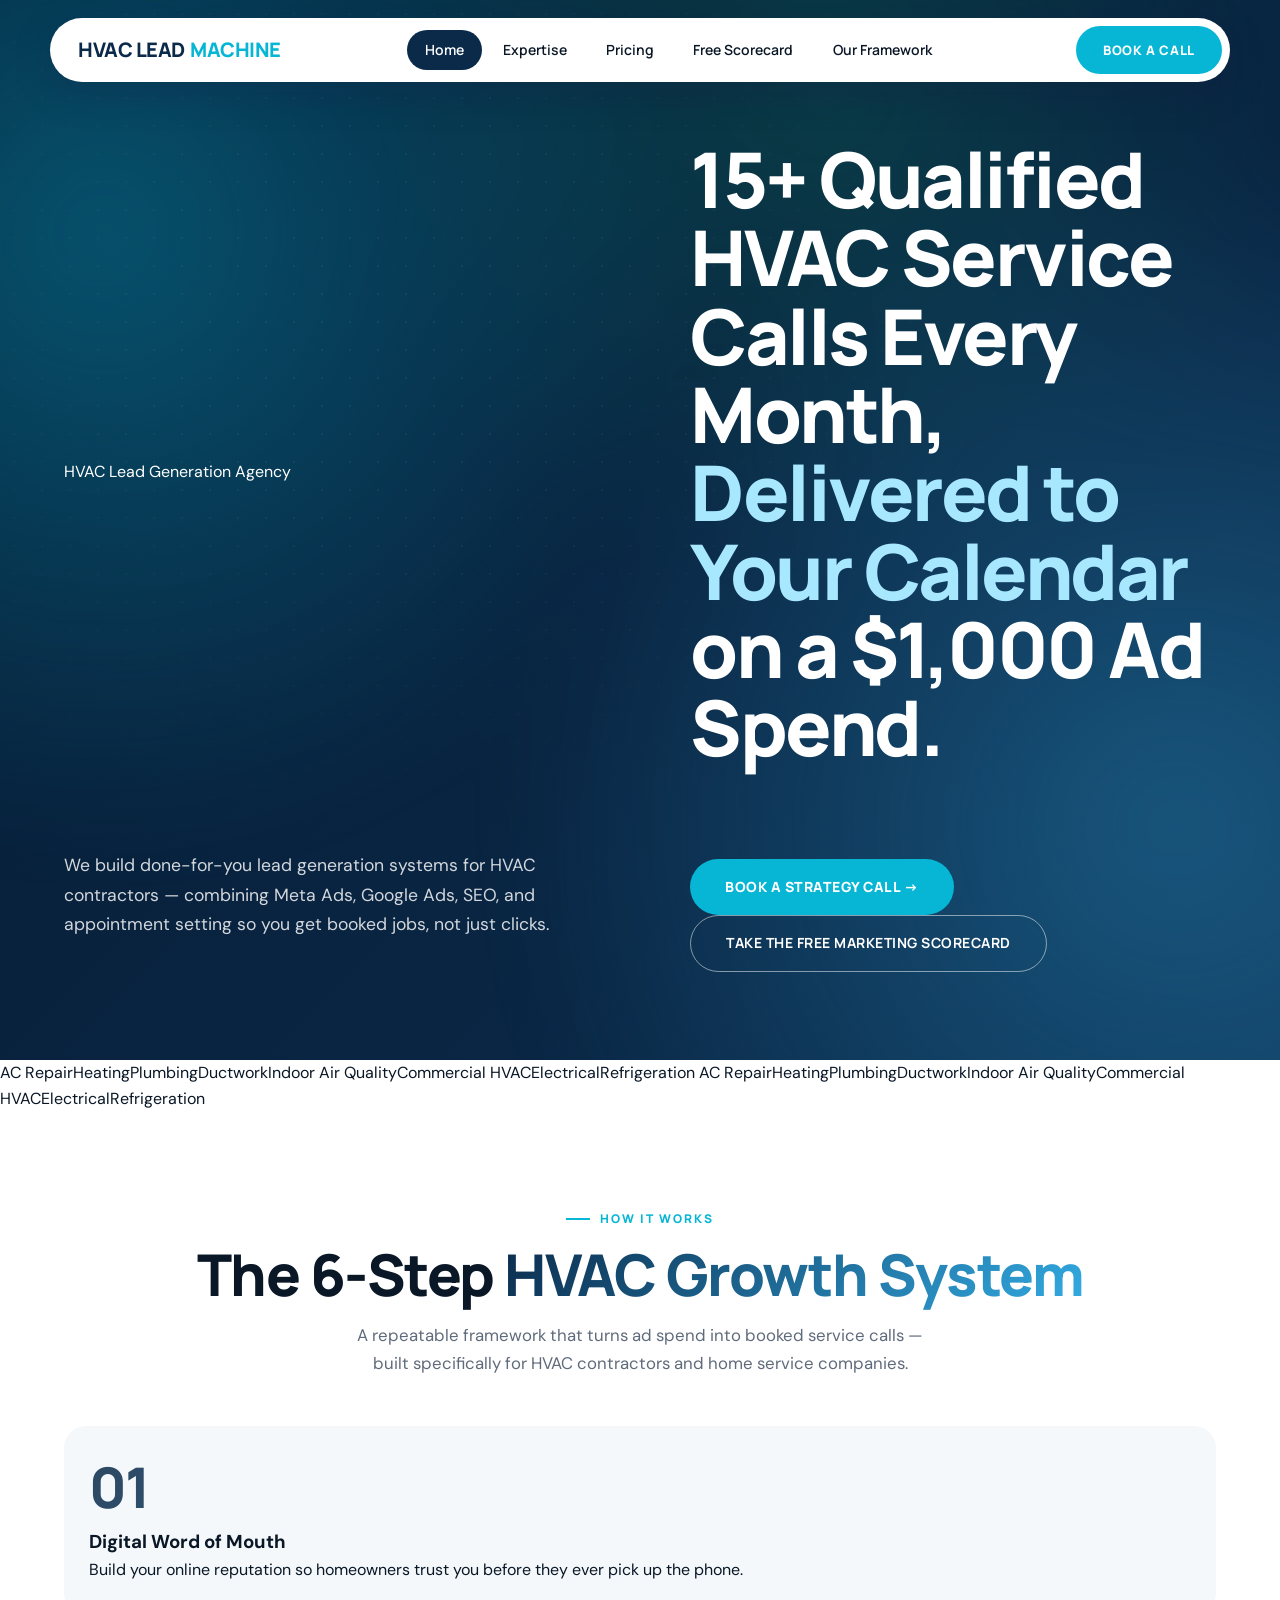
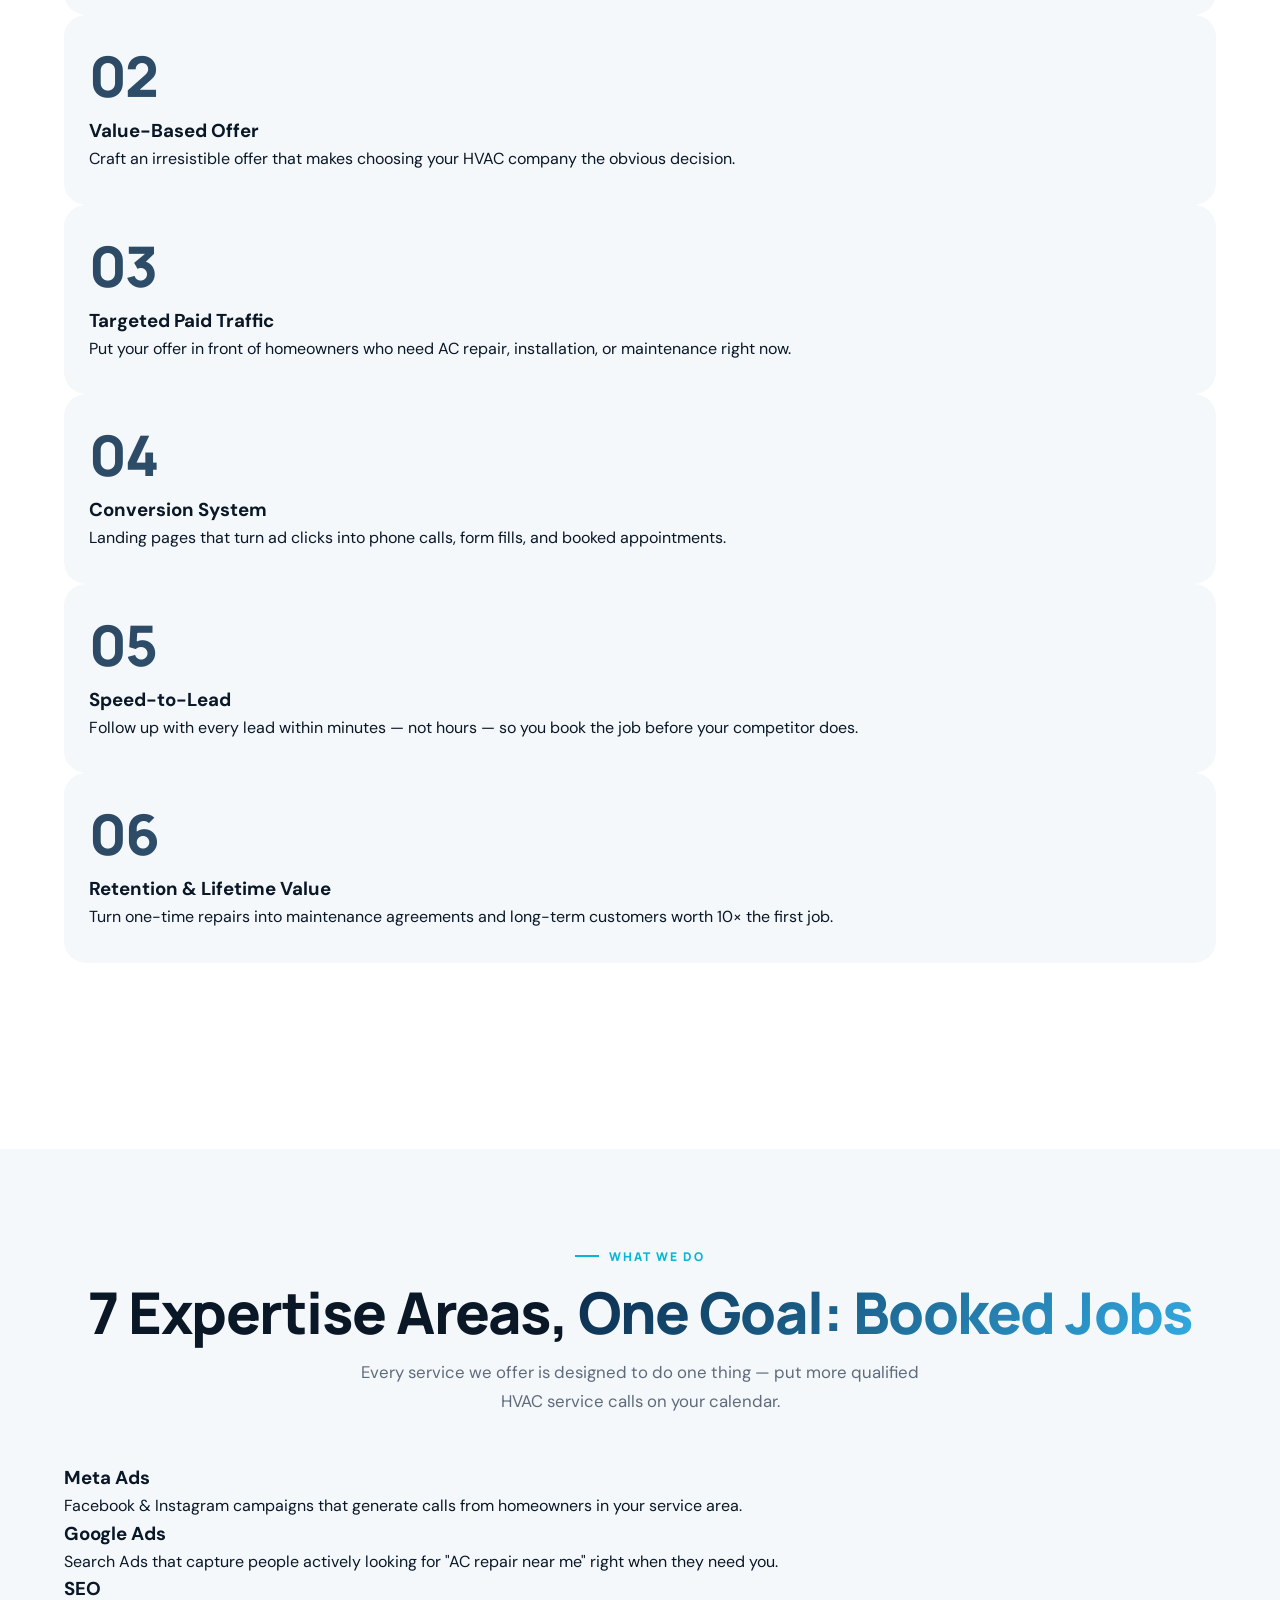
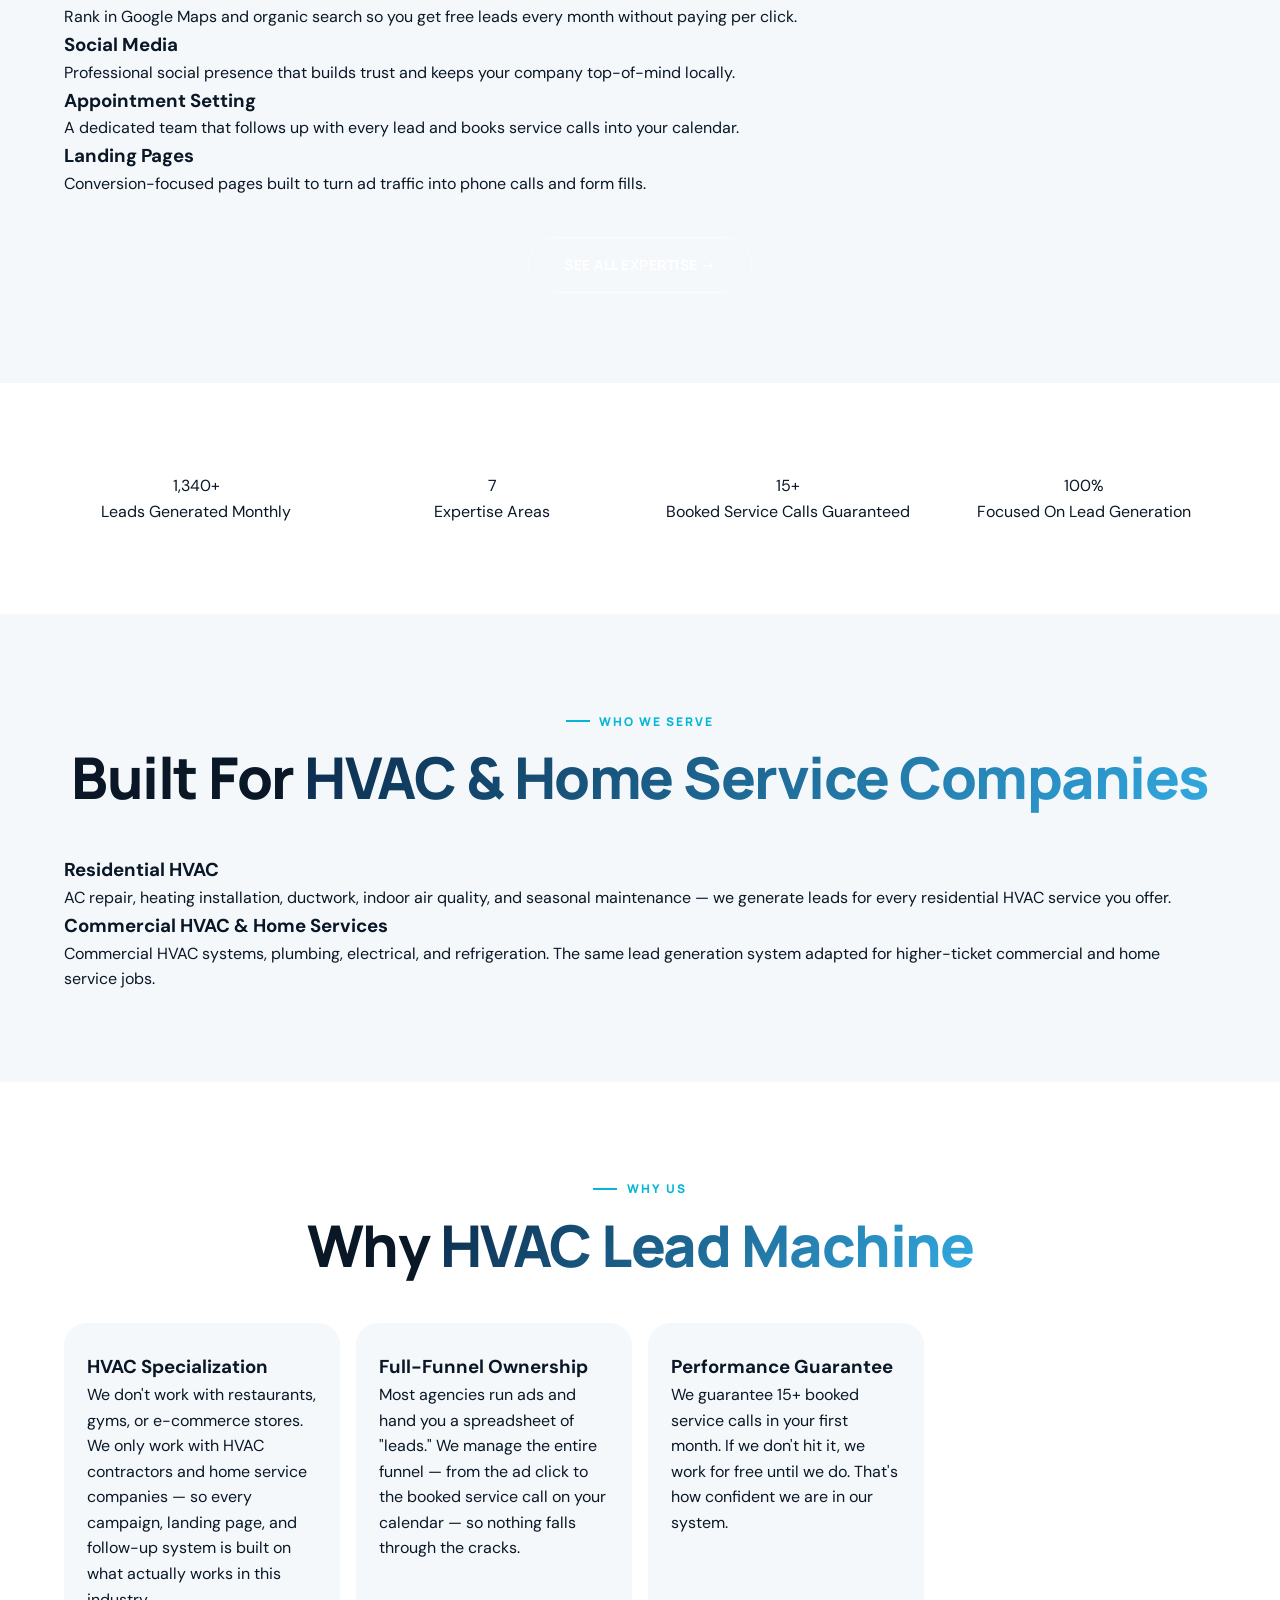
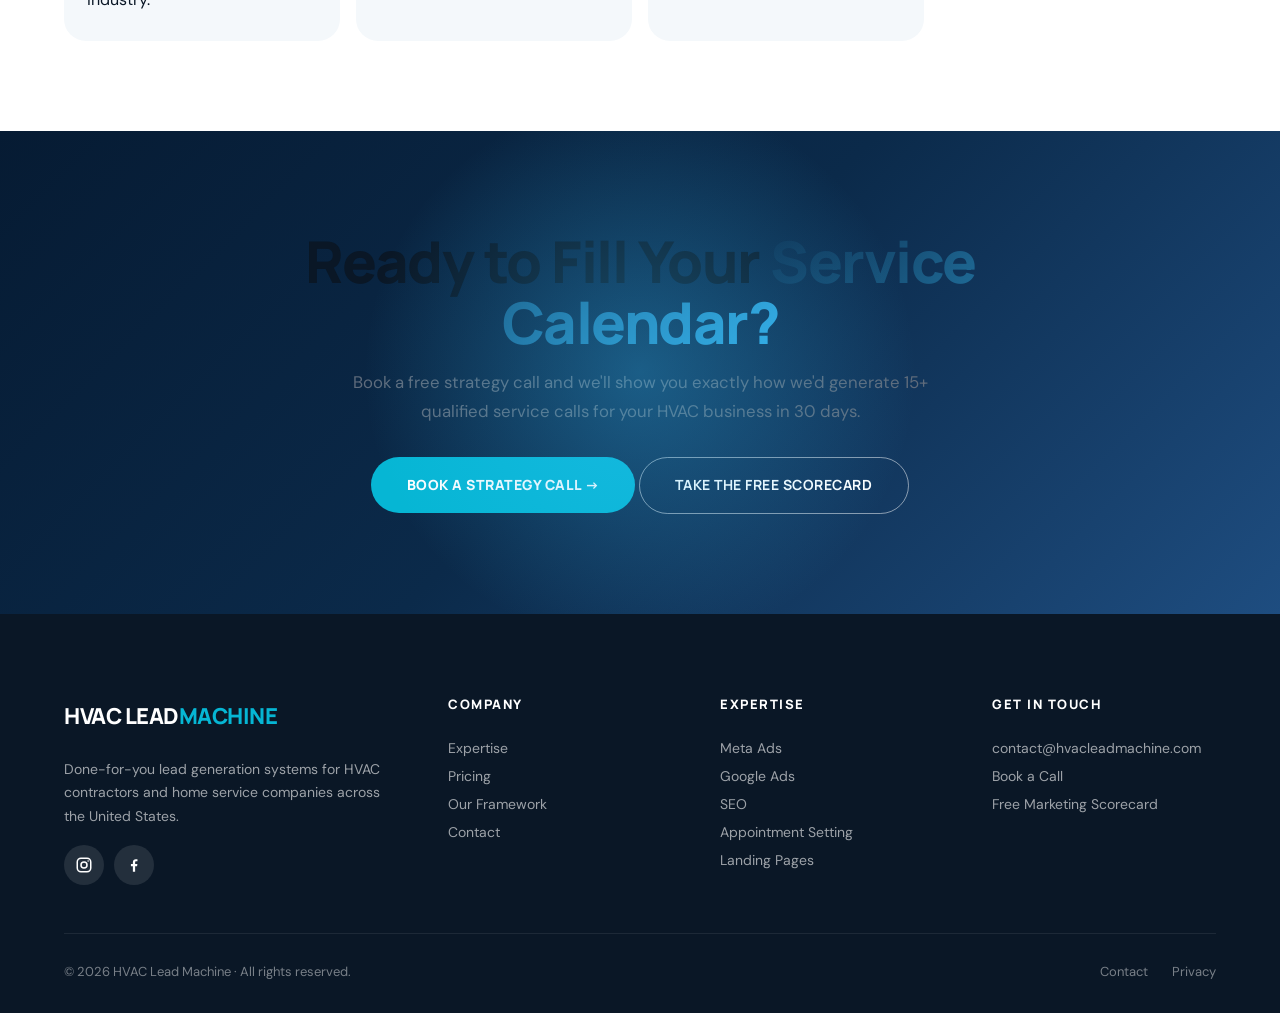
<file: index.html>
<!doctype html>
<html lang="en">
<head>
<meta charset="utf-8">
<meta name="viewport" content="width=device-width,initial-scale=1">
<title>HVAC Lead Machine | 15+ Qualified Service Calls Every Month</title>
<meta name="description" content="Done-for-you lead generation for HVAC contractors. We deliver 15+ qualified service calls every month using Meta Ads, Google Ads, SEO, and appointment setting.">
<link rel="canonical" href="https://www.hvacleadmachine.com/">
<meta property="og:type" content="website">
<meta property="og:site_name" content="HVAC Lead Machine">
<meta property="og:title" content="HVAC Lead Machine | 15+ Qualified Service Calls Every Month">
<meta property="og:description" content="Done-for-you lead generation for HVAC contractors. We deliver 15+ qualified service calls every month using Meta Ads, Google Ads, SEO, and appointment setting.">
<meta property="og:url" content="https://www.hvacleadmachine.com/">
<meta property="og:image" content="https://www.hvacleadmachine.com/og-image.png">
<meta property="og:image:width" content="1200">
<meta property="og:image:height" content="630">
<meta name="twitter:card" content="summary_large_image">
<meta name="twitter:title" content="HVAC Lead Machine | 15+ Qualified Service Calls Every Month">
<meta name="twitter:description" content="Done-for-you lead generation for HVAC contractors. We deliver 15+ qualified service calls every month using Meta Ads, Google Ads, SEO, and appointment setting.">
<meta name="twitter:image" content="https://www.hvacleadmachine.com/og-image.png">
<link rel="icon" href="favicon.svg" type="image/svg+xml">
<link rel="icon" href="favicon.ico" sizes="48x48">
<link rel="apple-touch-icon" href="apple-touch-icon.png">
<link rel="preconnect" href="https://fonts.googleapis.com">
<link rel="preconnect" href="https://fonts.gstatic.com" crossorigin>
<link rel="stylesheet" href="https://fonts.googleapis.com/css2?family=Manrope:wght@600;700;800&family=DM+Sans:wght@400;500;600;700&display=swap">
<link rel="stylesheet" href="styles.css">
<noscript><style>.fade-up{opacity:1!important;transform:none!important;filter:none!important}</style></noscript>
<script type="application/ld+json">
{
  "@context":"https://schema.org",
  "@type":"ProfessionalService",
  "name":"HVAC Lead Machine",
  "url":"https://www.hvacleadmachine.com",
  "description":"Done-for-you lead generation systems for HVAC contractors and home service companies across the United States.",
  "areaServed":{"@type":"Country","name":"US"},
  "serviceType":["Digital Marketing","Lead Generation","Meta Ads","Google Ads","SEO","Appointment Setting"],
  "knowsAbout":["HVAC Marketing","Home Service Lead Generation","HVAC Contractor Advertising"]
}
</script>
</head>
<body>
<a class="skip-link" href="#main">Skip to main content</a>

<nav class="main-nav">
  <div class="nav-inner">
    <a href="/" class="nav-logo">HVAC LEAD<span class="logo-accent">MACHINE</span></a>
    <ul class="nav-links">
      <li><a href="/" class="active">Home</a></li>
      <li><a href="/expertise">Expertise</a></li>
      <li><a href="/pricing">Pricing</a></li>
      <li><a href="/scorecard">Free Scorecard</a></li>
      <li><a href="/framework">Our Framework</a></li>
    </ul>
    <a href="/contact" class="nav-cta">Book a Call</a>
    <button class="nav-hamburger" aria-label="Menu" aria-expanded="false" aria-controls="mobile-menu"><span></span><span></span><span></span></button>
  </div>
</nav>
<div class="mobile-menu" id="mobile-menu"><a href="/">Home</a><a href="/expertise">Expertise</a><a href="/pricing">Pricing</a><a href="/scorecard">Free Scorecard</a><a href="/framework">Our Framework</a><a href="/contact" class="mob-cta">Book a Call</a></div>

<main id="main">

<!-- HERO -->
<section class="hero">
  <div class="hero-glow"></div>
  <div class="hero-inner">
    <p class="hero-tag fade-up">HVAC Lead Generation Agency</p>
    <h1 class="hero-title fade-up">15+ Qualified HVAC Service Calls Every Month,<br><span class="accent">Delivered to Your Calendar</span><br>on a $1,000 Ad Spend.</h1>
    <p class="hero-sub fade-up">We build done-for-you lead generation systems for HVAC contractors — combining Meta Ads, Google Ads, SEO, and appointment setting so you get booked jobs, not just clicks.</p>
    <div class="hero-ctas fade-up">
      <a href="/contact" class="btn-main">Book a Strategy Call →</a>
      <a href="/scorecard" class="btn-ghost">Take the Free Marketing Scorecard</a>
    </div>
  </div>
</section>

<!-- MARQUEE -->
<div class="marquee-wrap" aria-hidden="true">
  <div class="marquee-track">
    <span>AC Repair</span><span>Heating</span><span>Plumbing</span><span>Ductwork</span><span>Indoor Air Quality</span><span>Commercial HVAC</span><span>Electrical</span><span>Refrigeration</span>
    <span>AC Repair</span><span>Heating</span><span>Plumbing</span><span>Ductwork</span><span>Indoor Air Quality</span><span>Commercial HVAC</span><span>Electrical</span><span>Refrigeration</span>
  </div>
</div>

<!-- FRAMEWORK PREVIEW -->
<section class="section">
  <div class="section-inner">
    <div style="text-align:center;margin-bottom:3rem">
      <span class="section-tag fade-up">How It Works</span>
      <h2 class="section-title fade-up">The 6-Step <span class="accent">HVAC Growth System</span></h2>
      <p class="section-sub fade-up" style="margin:0 auto">A repeatable framework that turns ad spend into booked service calls — built specifically for HVAC contractors and home service companies.</p>
    </div>
    <div class="framework-grid">
      <div class="fw-card fade-up"><div class="fw-num">01</div><h3>Digital Word of Mouth</h3><p>Build your online reputation so homeowners trust you before they ever pick up the phone.</p></div>
      <div class="fw-card fade-up"><div class="fw-num">02</div><h3>Value-Based Offer</h3><p>Craft an irresistible offer that makes choosing your HVAC company the obvious decision.</p></div>
      <div class="fw-card fade-up"><div class="fw-num">03</div><h3>Targeted Paid Traffic</h3><p>Put your offer in front of homeowners who need AC repair, installation, or maintenance right now.</p></div>
      <div class="fw-card fade-up"><div class="fw-num">04</div><h3>Conversion System</h3><p>Landing pages that turn ad clicks into phone calls, form fills, and booked appointments.</p></div>
      <div class="fw-card fade-up"><div class="fw-num">05</div><h3>Speed-to-Lead</h3><p>Follow up with every lead within minutes — not hours — so you book the job before your competitor does.</p></div>
      <div class="fw-card fade-up"><div class="fw-num">06</div><h3>Retention & Lifetime Value</h3><p>Turn one-time repairs into maintenance agreements and long-term customers worth 10× the first job.</p></div>
    </div>
    <div style="text-align:center;margin-top:2.5rem"><a href="/framework" class="btn-ghost fade-up">See the Full Framework →</a></div>
  </div>
</section>

<!-- EXPERTISE PREVIEW -->
<section class="section" style="background:var(--bg-soft)">
  <div class="section-inner">
    <div style="text-align:center;margin-bottom:3rem">
      <span class="section-tag fade-up">What We Do</span>
      <h2 class="section-title fade-up">7 Expertise Areas, <span class="accent">One Goal: Booked Jobs</span></h2>
      <p class="section-sub fade-up" style="margin:0 auto">Every service we offer is designed to do one thing — put more qualified HVAC service calls on your calendar.</p>
    </div>
    <div class="expertise-preview-grid">
      <div class="exp-card fade-up"><h3>Meta Ads</h3><p>Facebook & Instagram campaigns that generate calls from homeowners in your service area.</p></div>
      <div class="exp-card fade-up"><h3>Google Ads</h3><p>Search Ads that capture people actively looking for "AC repair near me" right when they need you.</p></div>
      <div class="exp-card fade-up"><h3>SEO</h3><p>Rank in Google Maps and organic search so you get free leads every month without paying per click.</p></div>
      <div class="exp-card fade-up"><h3>Social Media</h3><p>Professional social presence that builds trust and keeps your company top-of-mind locally.</p></div>
      <div class="exp-card fade-up"><h3>Appointment Setting</h3><p>A dedicated team that follows up with every lead and books service calls into your calendar.</p></div>
      <div class="exp-card fade-up"><h3>Landing Pages</h3><p>Conversion-focused pages built to turn ad traffic into phone calls and form fills.</p></div>
    </div>
    <div style="text-align:center;margin-top:2.5rem"><a href="/expertise" class="btn-ghost fade-up">See All Expertise →</a></div>
  </div>
</section>

<!-- STATS -->
<section class="section">
  <div class="section-inner">
    <div class="stats-grid">
      <div class="stat-card fade-up"><div class="stat-num">1,340+</div><div class="stat-label">Leads Generated Monthly</div></div>
      <div class="stat-card fade-up"><div class="stat-num">7</div><div class="stat-label">Expertise Areas</div></div>
      <div class="stat-card fade-up"><div class="stat-num">15+</div><div class="stat-label">Booked Service Calls Guaranteed</div></div>
      <div class="stat-card fade-up"><div class="stat-num">100%</div><div class="stat-label">Focused On Lead Generation</div></div>
    </div>
  </div>
</section>

<!-- INDUSTRIES -->
<section class="section" style="background:var(--bg-soft)">
  <div class="section-inner">
    <div style="text-align:center;margin-bottom:3rem">
      <span class="section-tag fade-up">Who We Serve</span>
      <h2 class="section-title fade-up">Built For <span class="accent">HVAC & Home Service Companies</span></h2>
    </div>
    <div class="industries-grid">
      <div class="industry-card fade-up">
        <h3>Residential HVAC</h3>
        <p>AC repair, heating installation, ductwork, indoor air quality, and seasonal maintenance — we generate leads for every residential HVAC service you offer.</p>
      </div>
      <div class="industry-card fade-up">
        <h3>Commercial HVAC & Home Services</h3>
        <p>Commercial HVAC systems, plumbing, electrical, and refrigeration. The same lead generation system adapted for higher-ticket commercial and home service jobs.</p>
      </div>
    </div>
  </div>
</section>

<!-- WHY US -->
<section class="section">
  <div class="section-inner">
    <div style="text-align:center;margin-bottom:3rem">
      <span class="section-tag fade-up">Why Us</span>
      <h2 class="section-title fade-up">Why <span class="accent">HVAC Lead Machine</span></h2>
    </div>
    <div class="why-grid">
      <div class="why-card fade-up">
        <h3>HVAC Specialization</h3>
        <p>We don't work with restaurants, gyms, or e-commerce stores. We only work with HVAC contractors and home service companies — so every campaign, landing page, and follow-up system is built on what actually works in this industry.</p>
      </div>
      <div class="why-card fade-up">
        <h3>Full-Funnel Ownership</h3>
        <p>Most agencies run ads and hand you a spreadsheet of "leads." We manage the entire funnel — from the ad click to the booked service call on your calendar — so nothing falls through the cracks.</p>
      </div>
      <div class="why-card fade-up">
        <h3>Performance Guarantee</h3>
        <p>We guarantee 15+ booked service calls in your first month. If we don't hit it, we work for free until we do. That's how confident we are in our system.</p>
      </div>
    </div>
  </div>
</section>

<!-- CTA -->
<section class="section cta-section">
  <div class="section-inner" style="text-align:center;max-width:800px">
    <h2 class="section-title fade-up">Ready to Fill Your <span class="accent">Service Calendar?</span></h2>
    <p class="section-sub fade-up" style="margin:0 auto 2rem">Book a free strategy call and we'll show you exactly how we'd generate 15+ qualified service calls for your HVAC business in 30 days.</p>
    <div class="hero-ctas fade-up">
      <a href="/contact" class="btn-main">Book a Strategy Call →</a>
      <a href="/scorecard" class="btn-ghost">Take the Free Scorecard</a>
    </div>
  </div>
</section>

</main>

<footer class="site-footer">
  <div class="footer-inner">
    <div class="footer-col footer-brand">
      <a href="/" class="nav-logo">HVAC LEAD<span class="logo-accent">MACHINE</span></a>
      <p>Done-for-you lead generation systems for HVAC contractors and home service companies across the United States.</p>
      <div class="footer-social"><a href="#" target="_blank" rel="noopener" aria-label="HVAC Lead Machine on Instagram"><svg viewBox="0 0 24 24" fill="none" stroke="currentColor" stroke-width="2" stroke-linecap="round" stroke-linejoin="round"><rect x="3" y="3" width="18" height="18" rx="5"/><circle cx="12" cy="12" r="4"/><circle cx="17.5" cy="6.5" r="1" fill="currentColor" stroke="none"/></svg></a><a href="#" target="_blank" rel="noopener" aria-label="HVAC Lead Machine on Facebook"><svg viewBox="0 0 24 24" fill="currentColor"><path d="M13.5 21v-7.5h2.6l.4-3h-3V8.6c0-.9.3-1.5 1.6-1.5h1.5V4.4c-.3 0-1.2-.1-2.2-.1-2.3 0-3.9 1.4-3.9 4v2.2H7.9v3h2.6V21h3z"/></svg></a></div>
    </div>
    <div class="footer-col"><h4>Company</h4><a href="/expertise">Expertise</a><a href="/pricing">Pricing</a><a href="/framework">Our Framework</a><a href="/contact">Contact</a></div>
    <div class="footer-col"><h4>Expertise</h4><a href="/expertise">Meta Ads</a><a href="/expertise">Google Ads</a><a href="/expertise">SEO</a><a href="/expertise">Appointment Setting</a><a href="/expertise">Landing Pages</a></div>
    <div class="footer-col"><h4>Get in Touch</h4><a href="mailto:contact@hvacleadmachine.com">contact@hvacleadmachine.com</a><a href="/contact">Book a Call</a><a href="/scorecard">Free Marketing Scorecard</a></div>
  </div>
  <div class="footer-bottom">
    <div class="footer-copy">© 2026 HVAC Lead Machine · All rights reserved.</div>
    <div class="footer-bottom-links"><a href="/contact">Contact</a><a href="/privacy">Privacy</a></div>
  </div>
</footer>
<script src="script.js"></script>
</body>
</html>
</file>
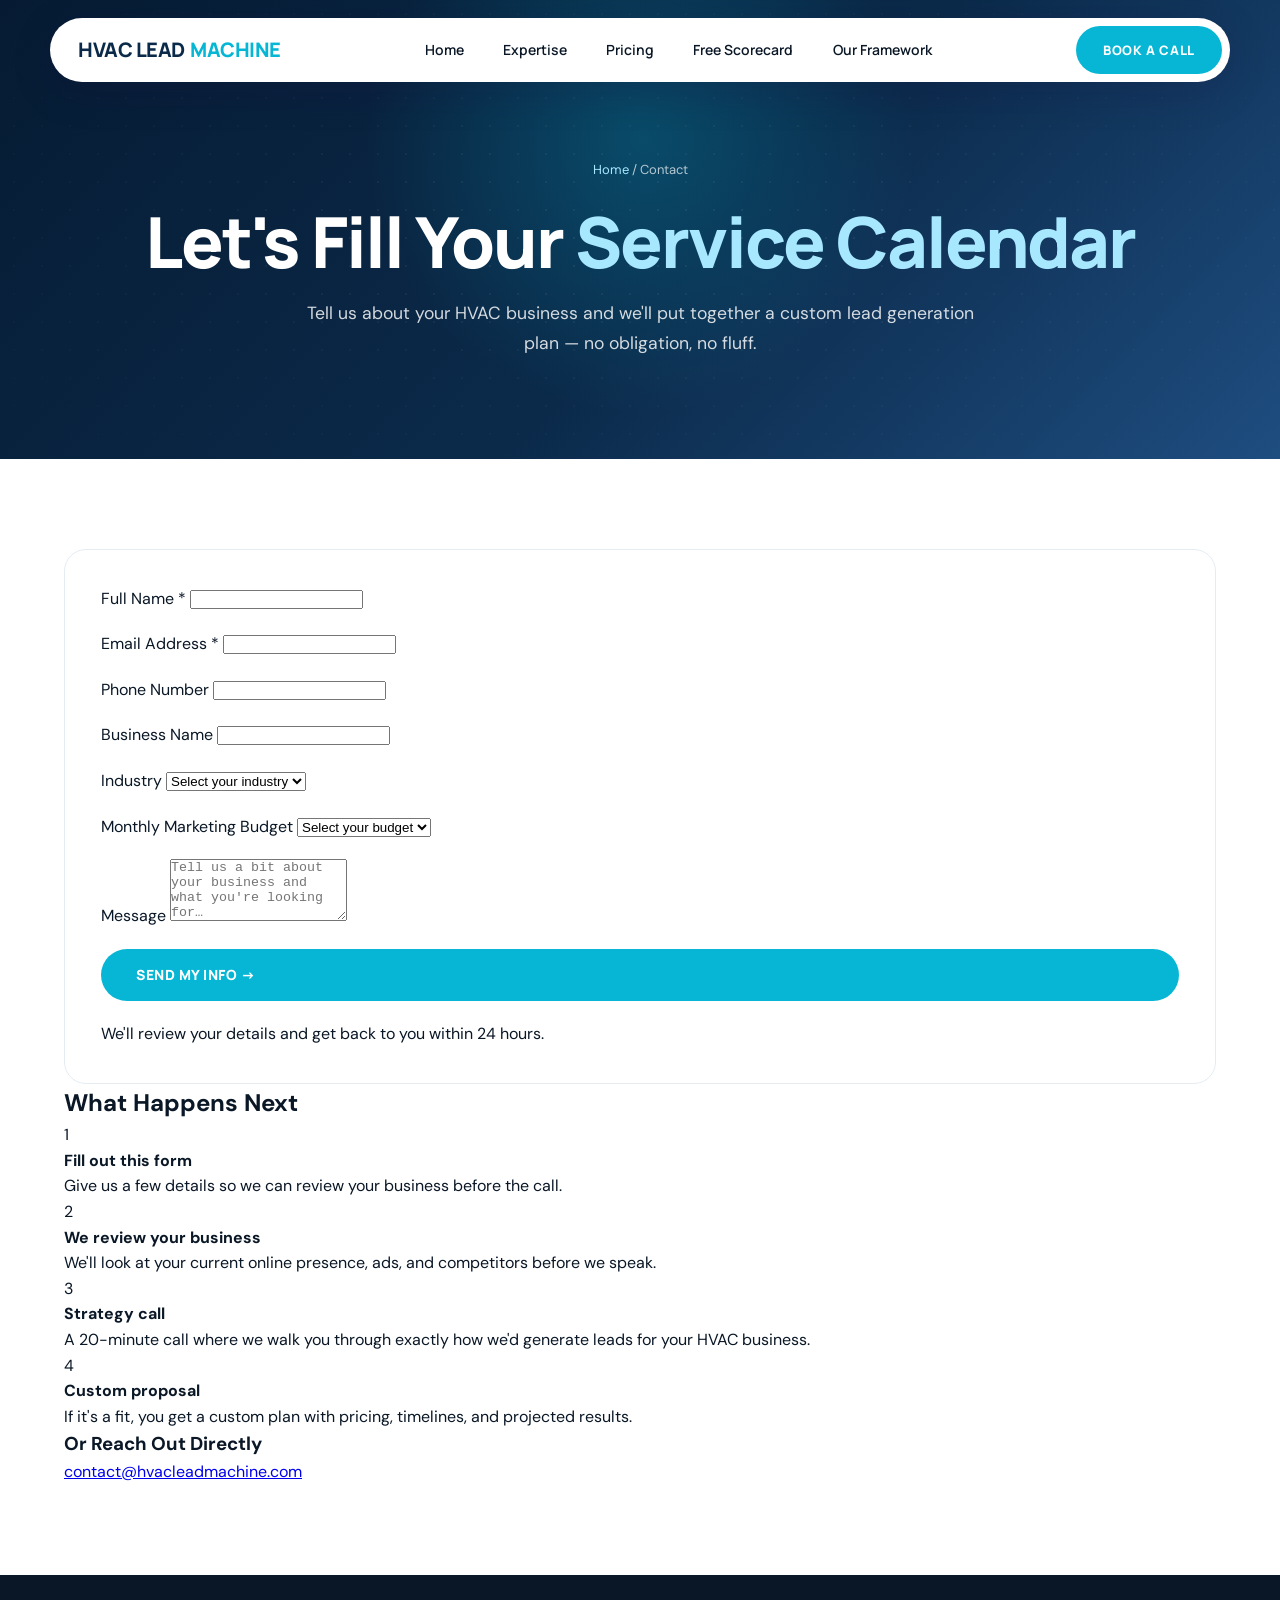
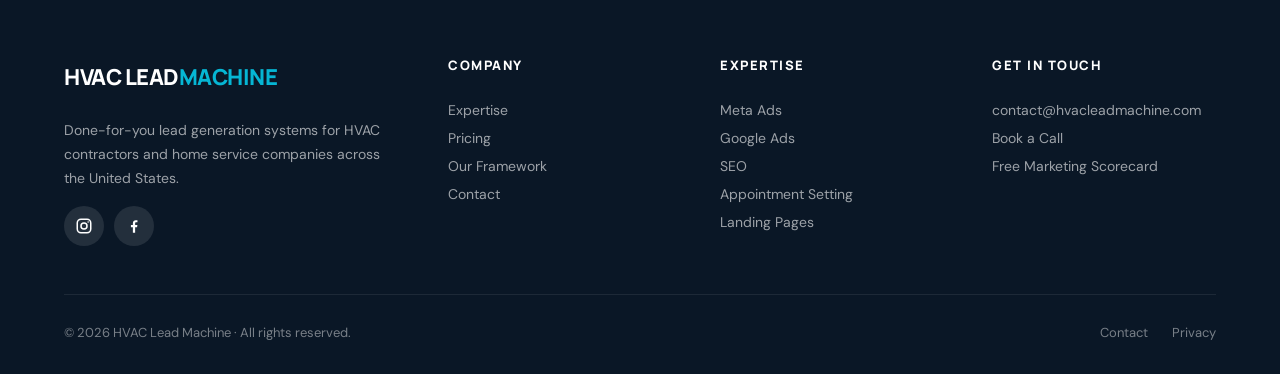
<file: contact.html>
<!doctype html>
<html lang="en">
<head>
<meta charset="utf-8">
<meta name="viewport" content="width=device-width,initial-scale=1">
<title>Book a Strategy Call | HVAC Lead Machine</title>
<meta name="description" content="Book a free HVAC marketing strategy call. Tell us about your business and we'll show you how to generate 15+ qualified service calls every month.">
<link rel="canonical" href="https://www.hvacleadmachine.com/contact">
<meta property="og:type" content="website">
<meta property="og:site_name" content="HVAC Lead Machine">
<meta property="og:title" content="Book a Strategy Call | HVAC Lead Machine">
<meta property="og:description" content="Book a free HVAC marketing strategy call. Tell us about your business and we'll show you how to generate 15+ qualified service calls every month.">
<meta property="og:url" content="https://www.hvacleadmachine.com/contact">
<meta property="og:image" content="https://www.hvacleadmachine.com/og-image.png">
<meta property="og:image:width" content="1200">
<meta property="og:image:height" content="630">
<meta name="twitter:card" content="summary_large_image">
<meta name="twitter:title" content="Book a Strategy Call | HVAC Lead Machine">
<meta name="twitter:description" content="Book a free HVAC marketing strategy call. Tell us about your business and we'll show you how to generate 15+ qualified service calls every month.">
<meta name="twitter:image" content="https://www.hvacleadmachine.com/og-image.png">
<link rel="icon" href="favicon.svg" type="image/svg+xml">
<link rel="icon" href="favicon.ico" sizes="48x48">
<link rel="apple-touch-icon" href="apple-touch-icon.png">
<link rel="preconnect" href="https://fonts.googleapis.com">
<link rel="preconnect" href="https://fonts.gstatic.com" crossorigin>
<link rel="stylesheet" href="https://fonts.googleapis.com/css2?family=Manrope:wght@600;700;800&family=DM+Sans:wght@400;500;600;700&display=swap">
<link rel="stylesheet" href="styles.css">
<noscript><style>.fade-up{opacity:1!important;transform:none!important;filter:none!important}</style></noscript>
</head>
<body>
<a class="skip-link" href="#main">Skip to main content</a>

<nav class="main-nav">
  <div class="nav-inner">
    <a href="/" class="nav-logo">HVAC LEAD<span class="logo-accent">MACHINE</span></a>
    <ul class="nav-links">
      <li><a href="/">Home</a></li>
      <li><a href="/expertise">Expertise</a></li>
      <li><a href="/pricing">Pricing</a></li>
      <li><a href="/scorecard">Free Scorecard</a></li>
      <li><a href="/framework">Our Framework</a></li>
    </ul>
    <a href="/contact" class="nav-cta active">Book a Call</a>
    <button class="nav-hamburger" aria-label="Menu" aria-expanded="false" aria-controls="mobile-menu"><span></span><span></span><span></span></button>
  </div>
</nav>
<div class="mobile-menu" id="mobile-menu"><a href="/">Home</a><a href="/expertise">Expertise</a><a href="/pricing">Pricing</a><a href="/scorecard">Free Scorecard</a><a href="/framework">Our Framework</a><a href="/contact" class="mob-cta">Book a Call</a></div>

<main id="main" class="page-body">

<div class="page-hero"><div class="page-hero-glow"></div><div class="page-hero-inner">
  <div class="page-breadcrumb"><a href="/">Home</a> / Contact</div>
  <h1 class="page-title fade-up">Let's Fill Your <span class="accent">Service Calendar</span></h1>
  <p class="page-desc fade-up">Tell us about your HVAC business and we'll put together a custom lead generation plan — no obligation, no fluff.</p>
</div></div>

<section class="section">
  <div class="section-inner">
    <div class="contact-grid">

      <form class="contact-form fade-up" id="contactForm" novalidate>
        <div class="form-group">
          <label for="cf-name">Full Name *</label>
          <input type="text" id="cf-name" name="name" required autocomplete="name">
        </div>
        <div class="form-group">
          <label for="cf-email">Email Address *</label>
          <input type="email" id="cf-email" name="email" required autocomplete="email">
        </div>
        <div class="form-group">
          <label for="cf-phone">Phone Number</label>
          <input type="tel" id="cf-phone" name="phone" autocomplete="tel">
        </div>
        <div class="form-group">
          <label for="cf-business">Business Name</label>
          <input type="text" id="cf-business" name="business" autocomplete="organization">
        </div>
        <div class="form-group">
          <label for="cf-industry">Industry</label>
          <select id="cf-industry" name="industry">
            <option value="">Select your industry</option>
            <option value="Residential HVAC">Residential HVAC</option>
            <option value="Commercial HVAC">Commercial HVAC</option>
            <option value="Plumbing">Plumbing</option>
            <option value="Electrical">Electrical</option>
            <option value="Refrigeration">Refrigeration</option>
            <option value="Other">Other</option>
          </select>
        </div>
        <div class="form-group">
          <label for="cf-budget">Monthly Marketing Budget</label>
          <select id="cf-budget" name="budget">
            <option value="">Select your budget</option>
            <option value="Under $1,000">Under $1,000</option>
            <option value="$1,000 – $3,000">$1,000 – $3,000</option>
            <option value="$3,000 – $5,000">$3,000 – $5,000</option>
            <option value="$5,000 – $10,000">$5,000 – $10,000</option>
            <option value="$10,000+">$10,000+</option>
          </select>
        </div>
        <div class="form-group">
          <label for="cf-message">Message</label>
          <textarea id="cf-message" name="message" rows="4" placeholder="Tell us a bit about your business and what you're looking for…"></textarea>
        </div>
        <button type="submit" class="btn-main" style="width:100%">Send My Info →</button>
        <p class="form-note">We'll review your details and get back to you within 24 hours.</p>
      </form>

      <div class="contact-info fade-up">
        <h2>What Happens Next</h2>
        <div class="contact-steps">
          <div class="contact-step"><div class="contact-step-num">1</div><div><strong>Fill out this form</strong><p>Give us a few details so we can review your business before the call.</p></div></div>
          <div class="contact-step"><div class="contact-step-num">2</div><div><strong>We review your business</strong><p>We'll look at your current online presence, ads, and competitors before we speak.</p></div></div>
          <div class="contact-step"><div class="contact-step-num">3</div><div><strong>Strategy call</strong><p>A 20-minute call where we walk you through exactly how we'd generate leads for your HVAC business.</p></div></div>
          <div class="contact-step"><div class="contact-step-num">4</div><div><strong>Custom proposal</strong><p>If it's a fit, you get a custom plan with pricing, timelines, and projected results.</p></div></div>
        </div>

        <div class="contact-direct">
          <h3>Or Reach Out Directly</h3>
          <p><a href="mailto:contact@hvacleadmachine.com">contact@hvacleadmachine.com</a></p>
        </div>
      </div>

    </div>
  </div>
</section>

<!-- BOOKING (shown after form submit) -->
<section class="section booking-step" id="bookingStep" style="display:none">
  <div class="section-inner" style="text-align:center;max-width:800px">
    <span class="section-tag">Last Step</span>
    <h2 class="section-title">Book Your <span class="accent">Strategy Call</span></h2>
    <p class="section-sub" style="margin:0 auto 2rem">Pick a time that works for you. We'll come prepared with insights about your market.</p>
    <div id="calendlyEmbed" style="min-height:650px;border-radius:12px;overflow:hidden;background:var(--bg-soft)"></div>
  </div>
</section>

</main>

<footer class="site-footer">
  <div class="footer-inner">
    <div class="footer-col footer-brand">
      <a href="/" class="nav-logo">HVAC LEAD<span class="logo-accent">MACHINE</span></a>
      <p>Done-for-you lead generation systems for HVAC contractors and home service companies across the United States.</p>
      <div class="footer-social"><a href="#" target="_blank" rel="noopener" aria-label="HVAC Lead Machine on Instagram"><svg viewBox="0 0 24 24" fill="none" stroke="currentColor" stroke-width="2" stroke-linecap="round" stroke-linejoin="round"><rect x="3" y="3" width="18" height="18" rx="5"/><circle cx="12" cy="12" r="4"/><circle cx="17.5" cy="6.5" r="1" fill="currentColor" stroke="none"/></svg></a><a href="#" target="_blank" rel="noopener" aria-label="HVAC Lead Machine on Facebook"><svg viewBox="0 0 24 24" fill="currentColor"><path d="M13.5 21v-7.5h2.6l.4-3h-3V8.6c0-.9.3-1.5 1.6-1.5h1.5V4.4c-.3 0-1.2-.1-2.2-.1-2.3 0-3.9 1.4-3.9 4v2.2H7.9v3h2.6V21h3z"/></svg></a></div>
    </div>
    <div class="footer-col"><h4>Company</h4><a href="/expertise">Expertise</a><a href="/pricing">Pricing</a><a href="/framework">Our Framework</a><a href="/contact">Contact</a></div>
    <div class="footer-col"><h4>Expertise</h4><a href="/expertise">Meta Ads</a><a href="/expertise">Google Ads</a><a href="/expertise">SEO</a><a href="/expertise">Appointment Setting</a><a href="/expertise">Landing Pages</a></div>
    <div class="footer-col"><h4>Get in Touch</h4><a href="mailto:contact@hvacleadmachine.com">contact@hvacleadmachine.com</a><a href="/contact">Book a Call</a><a href="/scorecard">Free Marketing Scorecard</a></div>
  </div>
  <div class="footer-bottom">
    <div class="footer-copy">© 2026 HVAC Lead Machine · All rights reserved.</div>
    <div class="footer-bottom-links"><a href="/contact">Contact</a><a href="/privacy">Privacy</a></div>
  </div>
</footer>
<script src="script.js"></script>
</body>
</html>
</file>
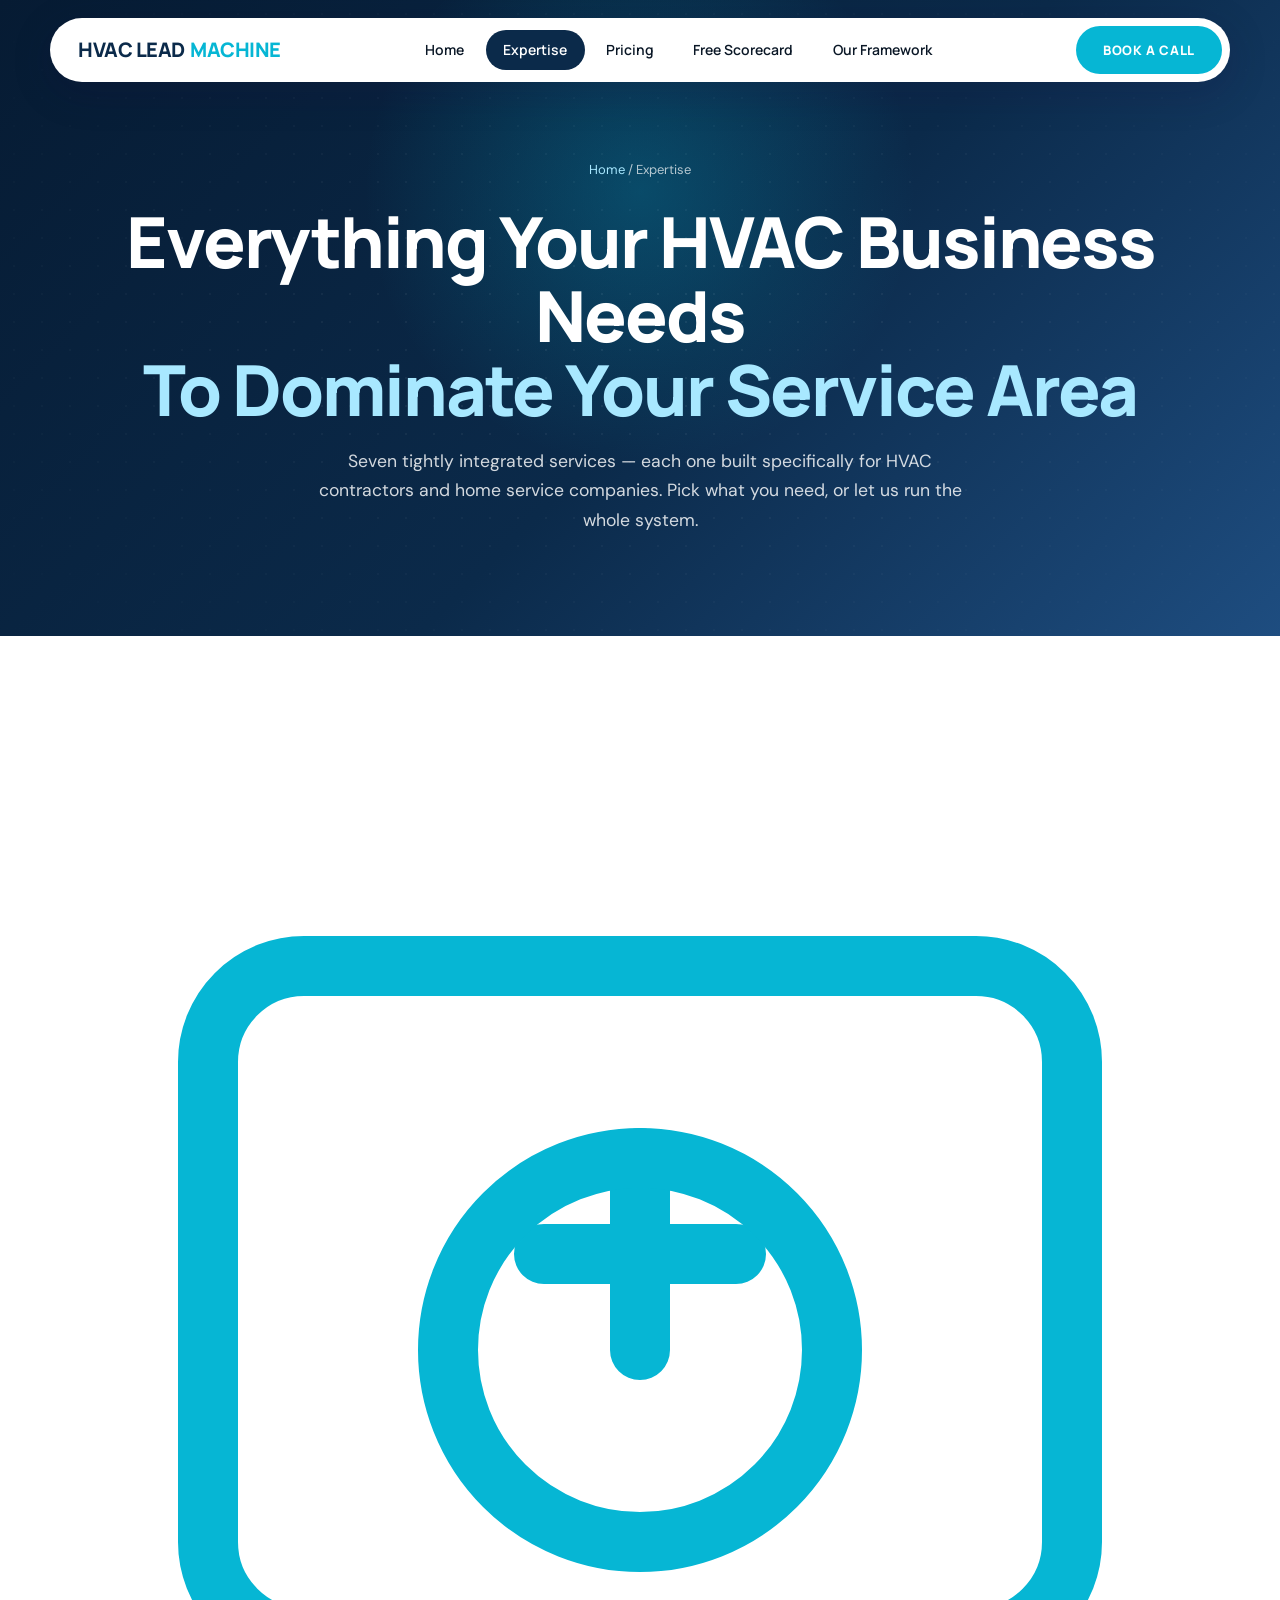
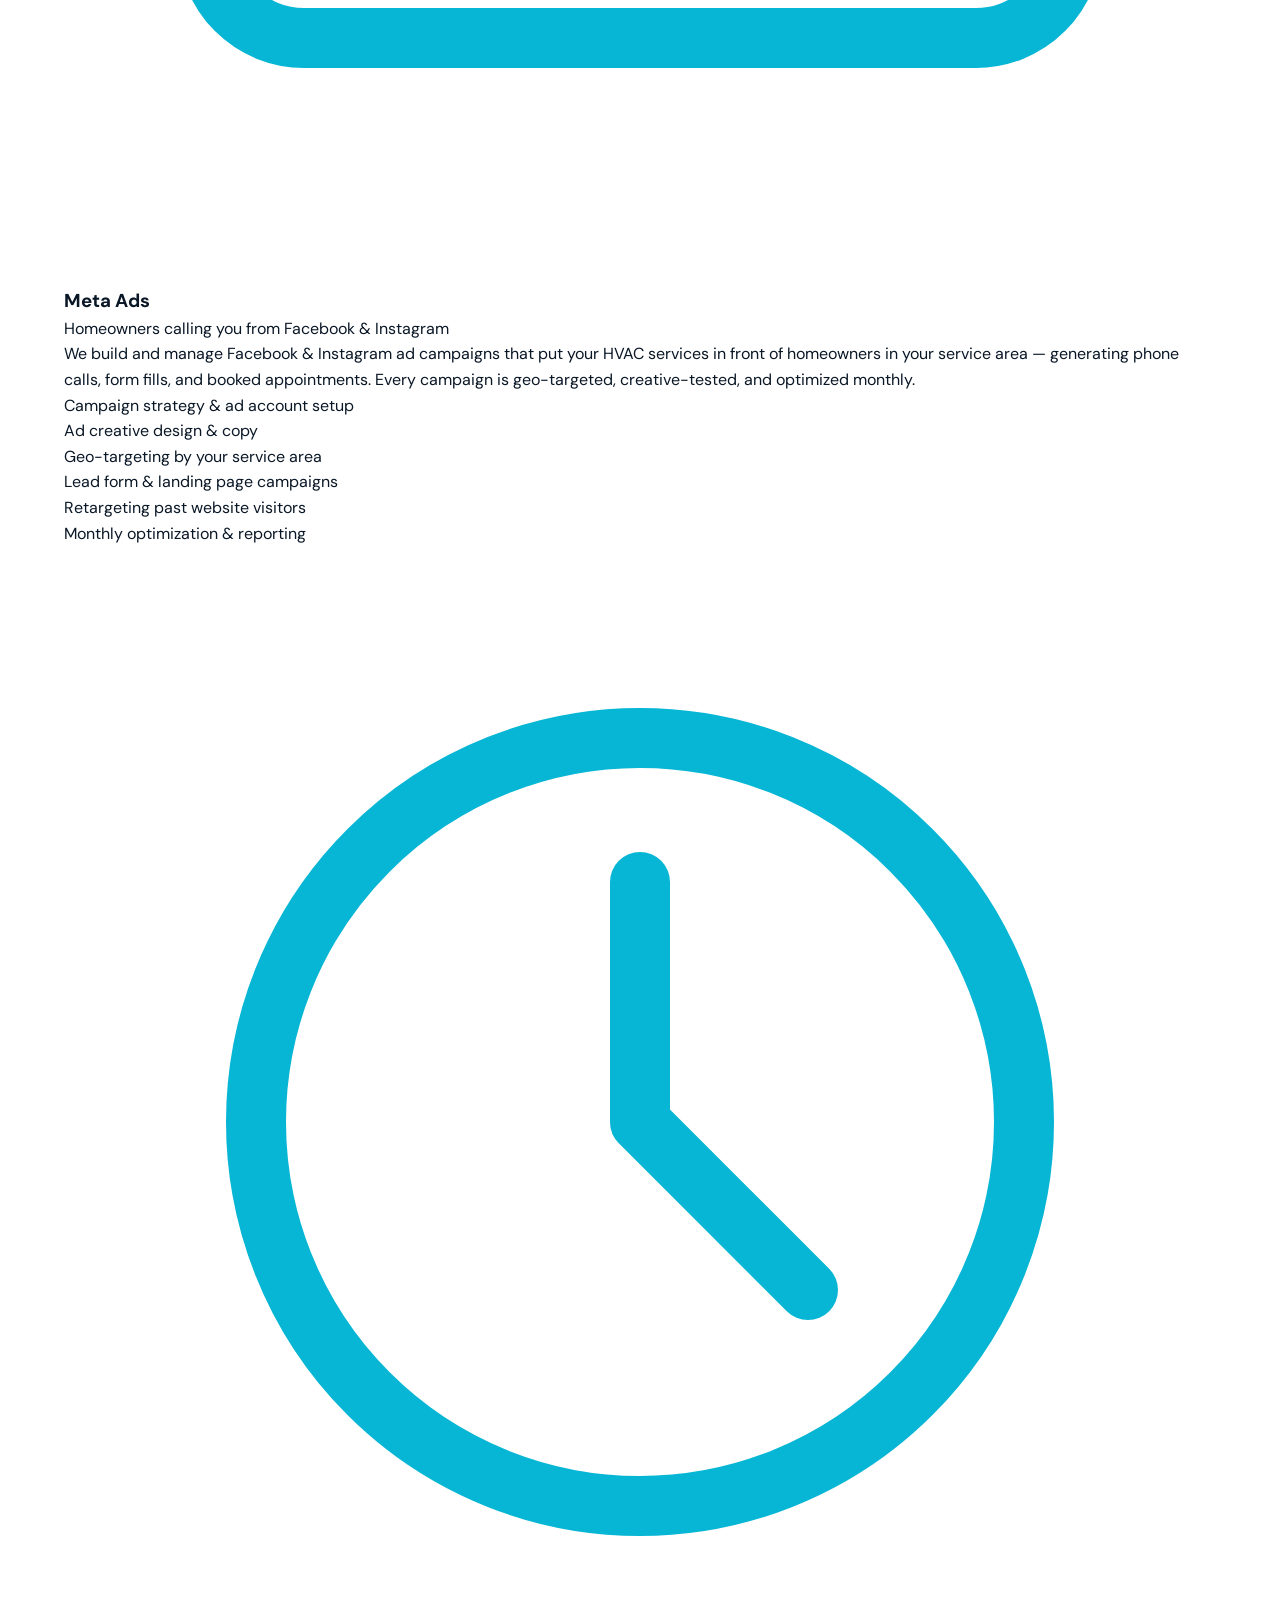
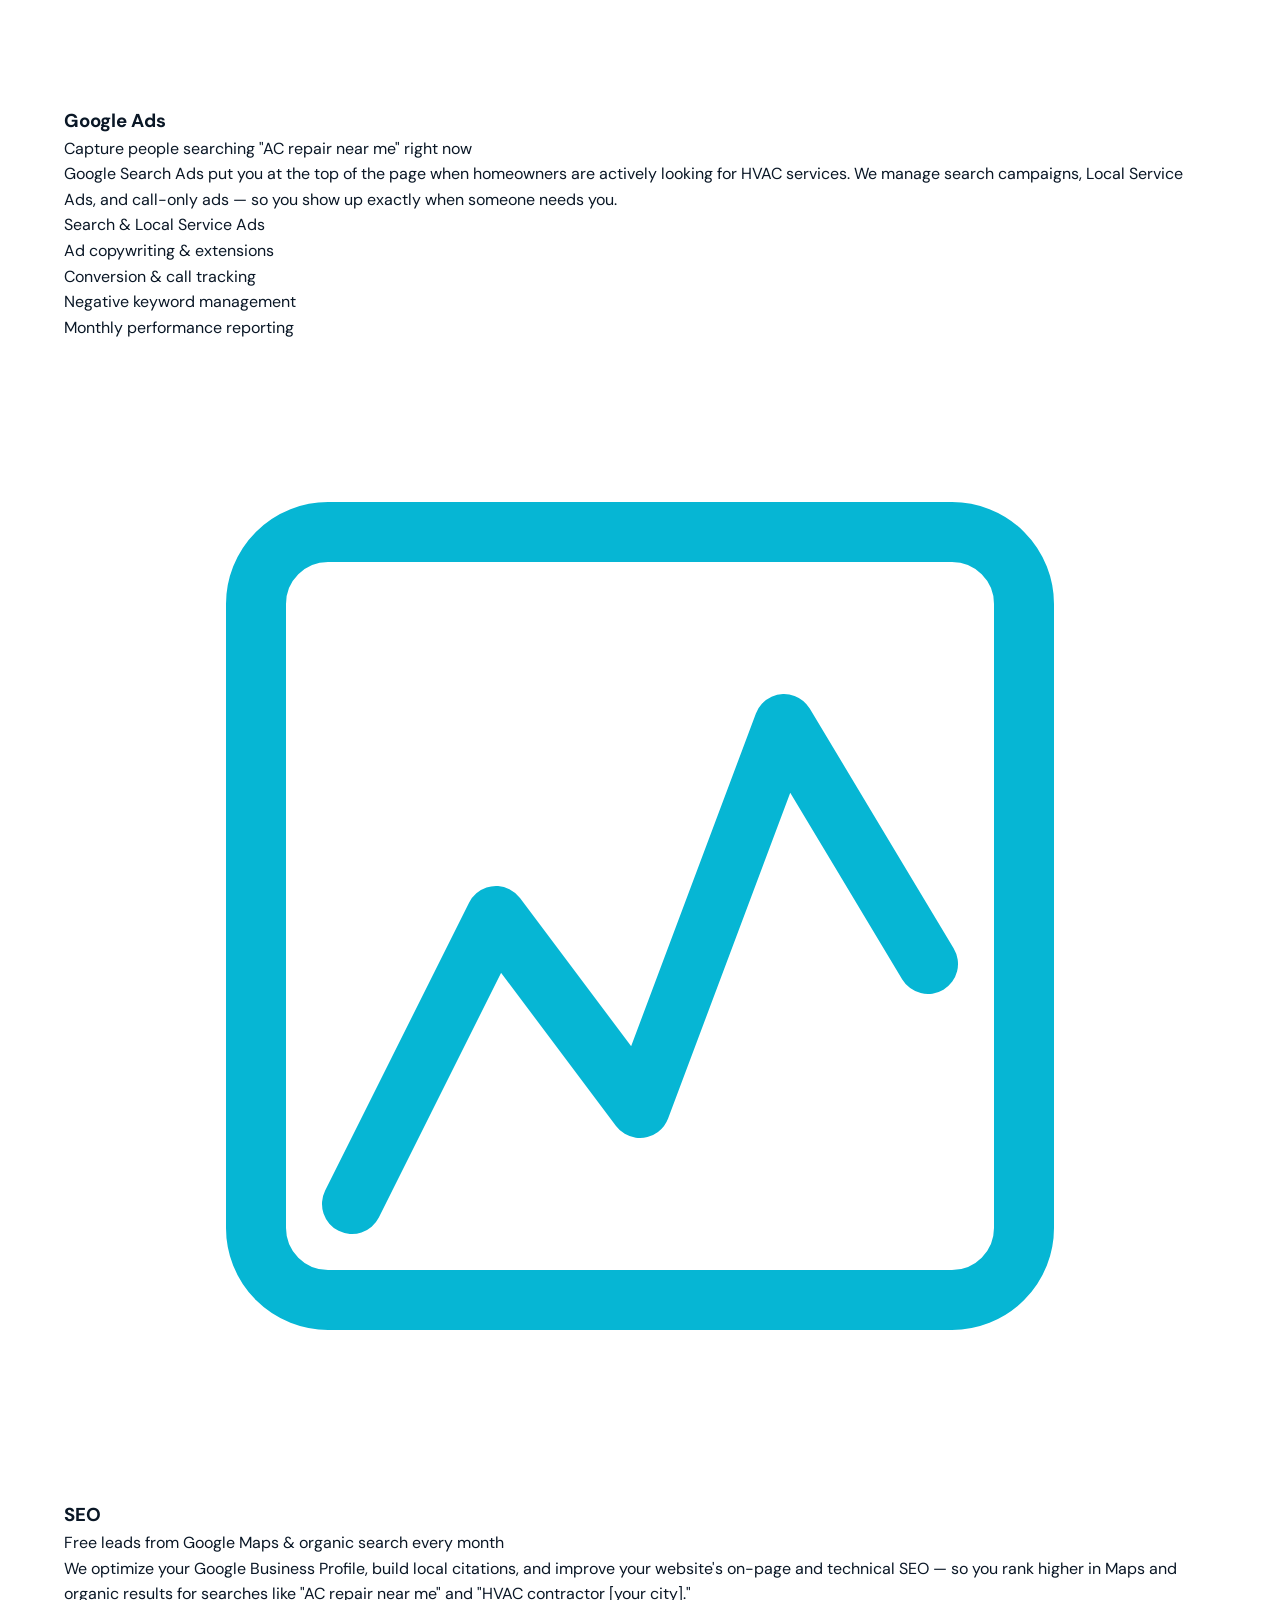
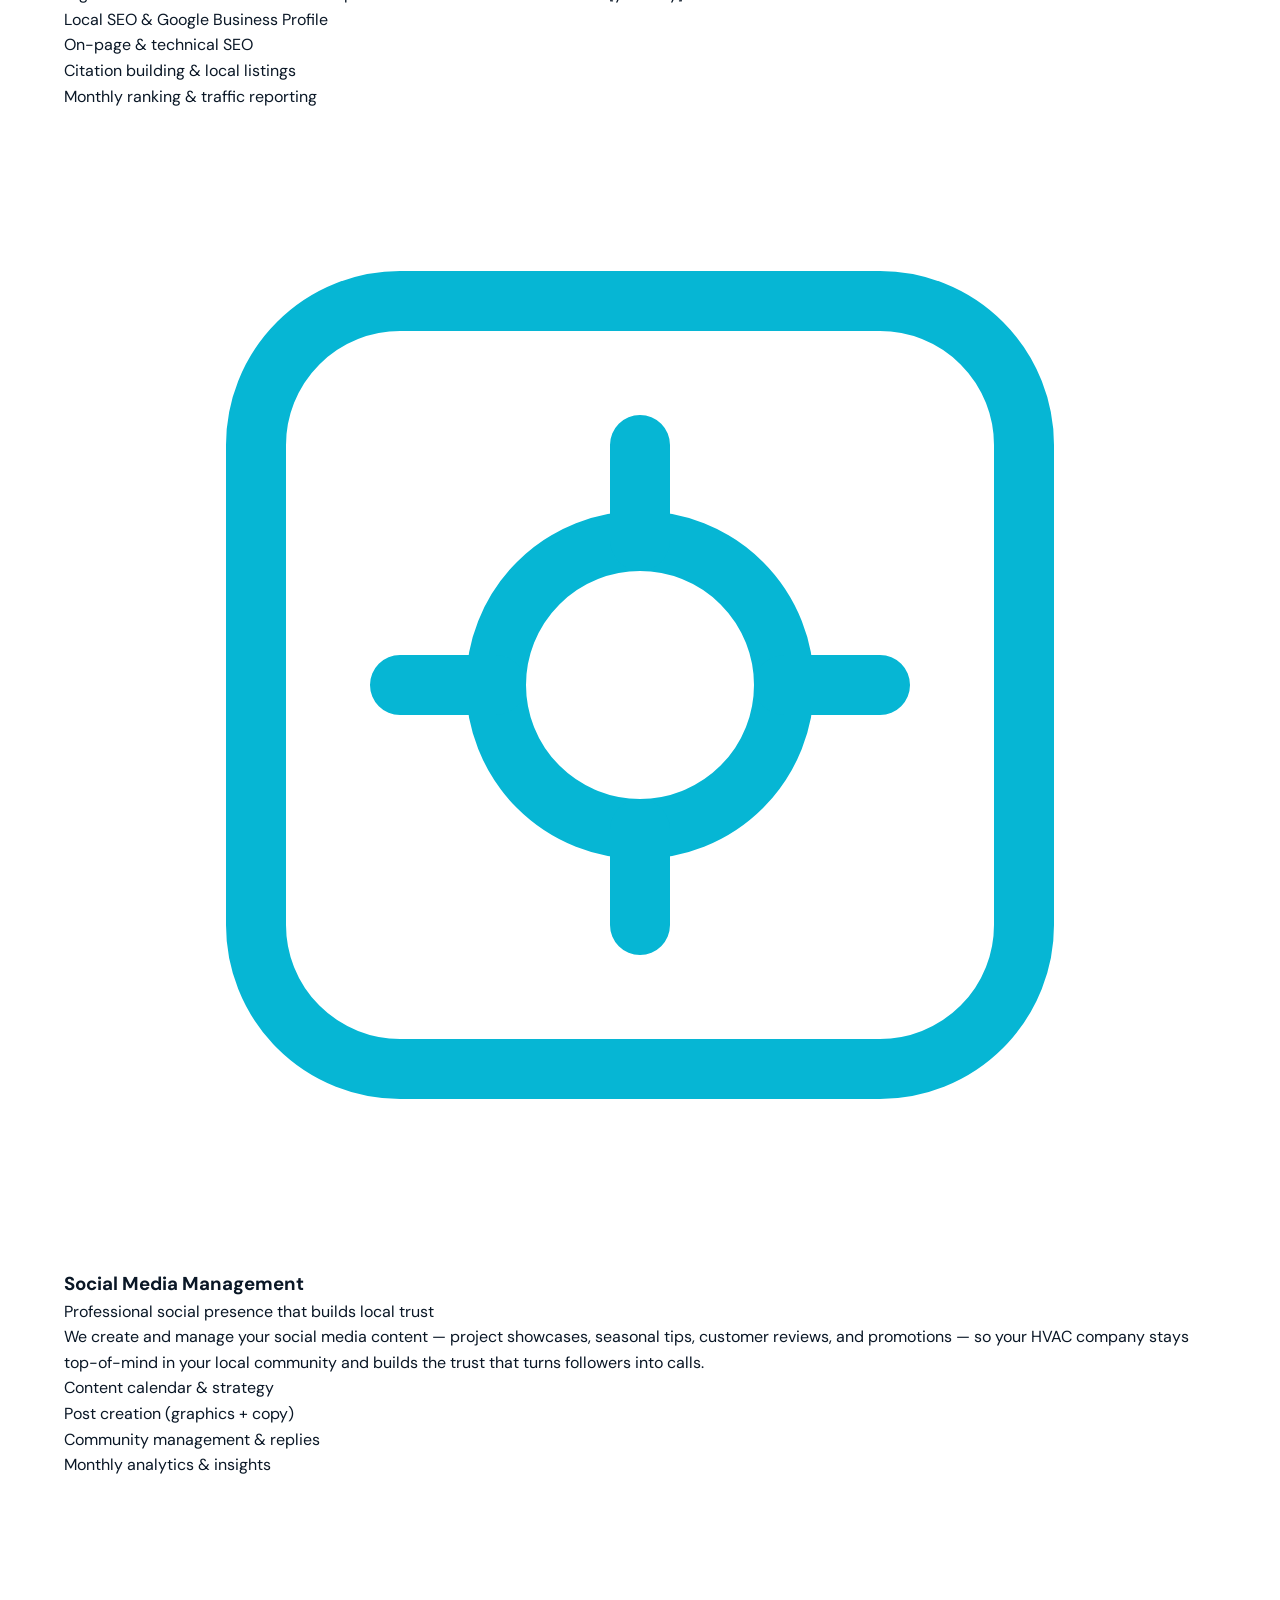
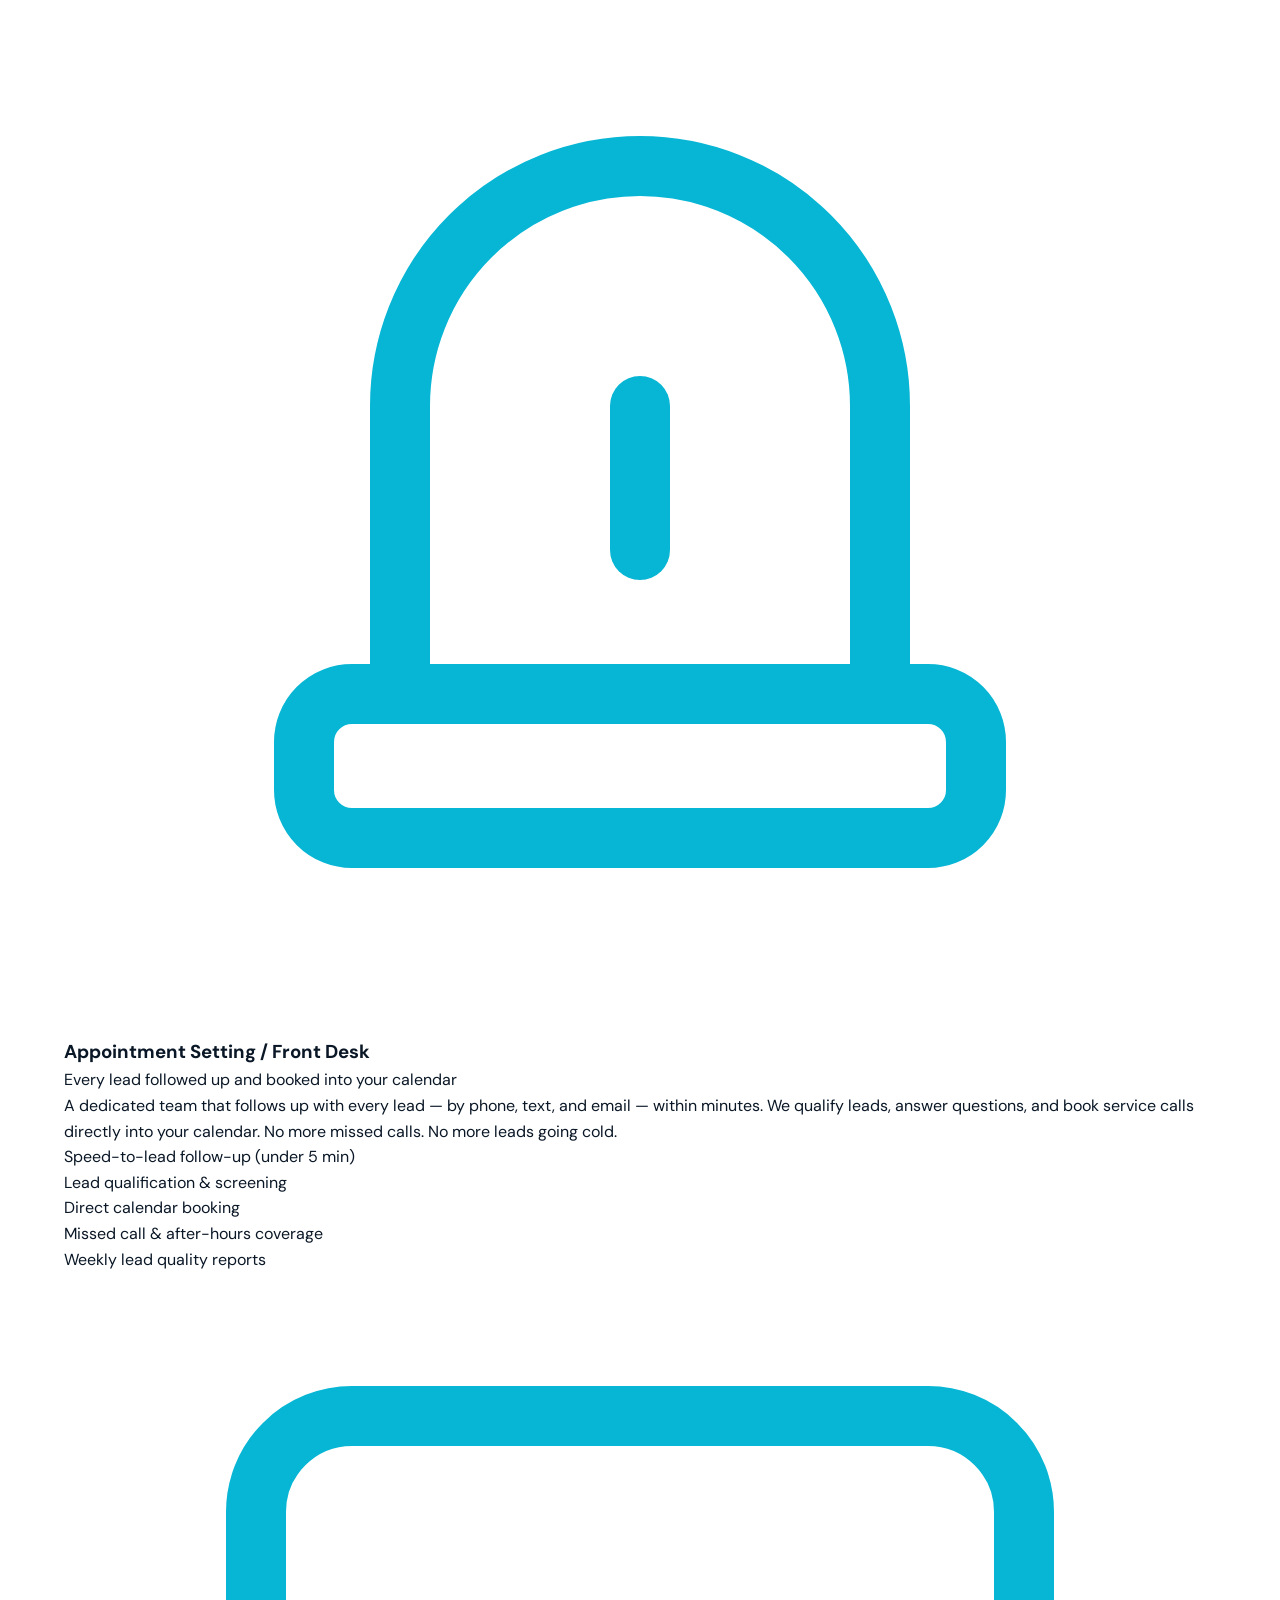
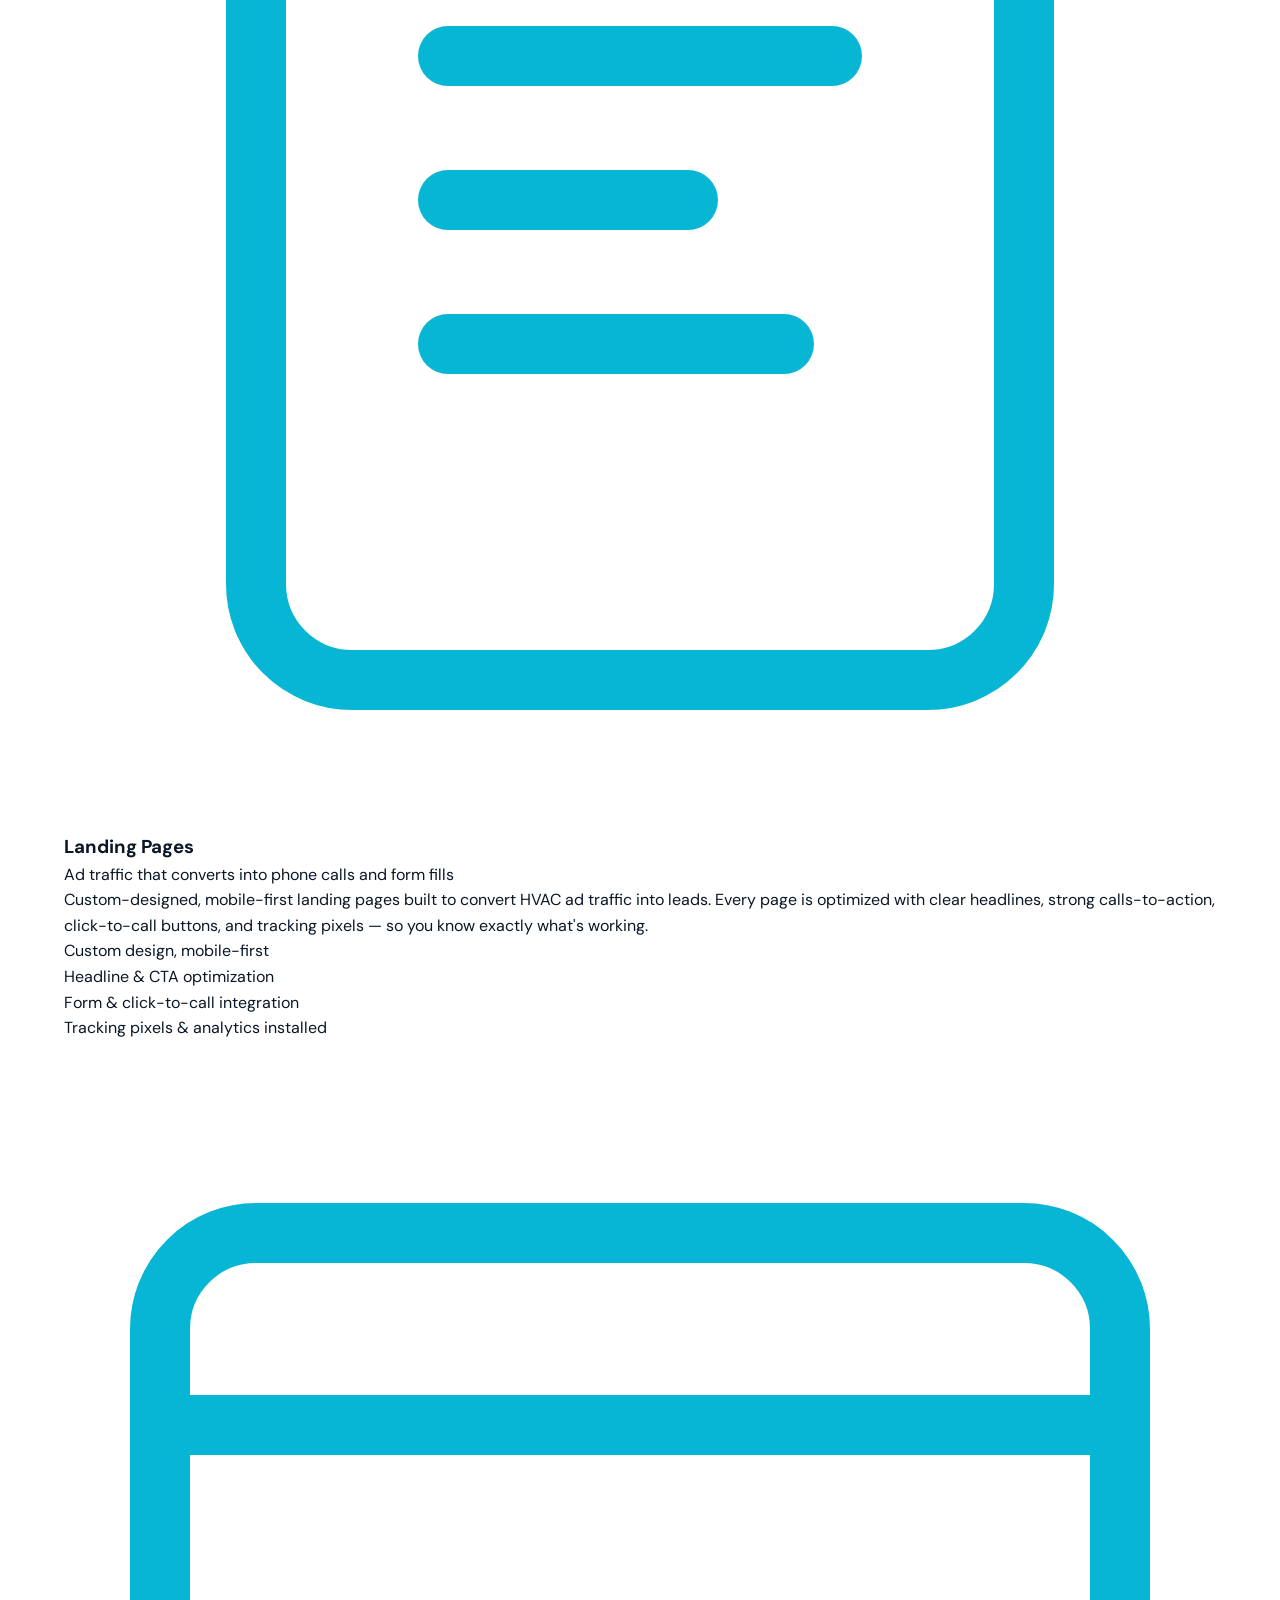
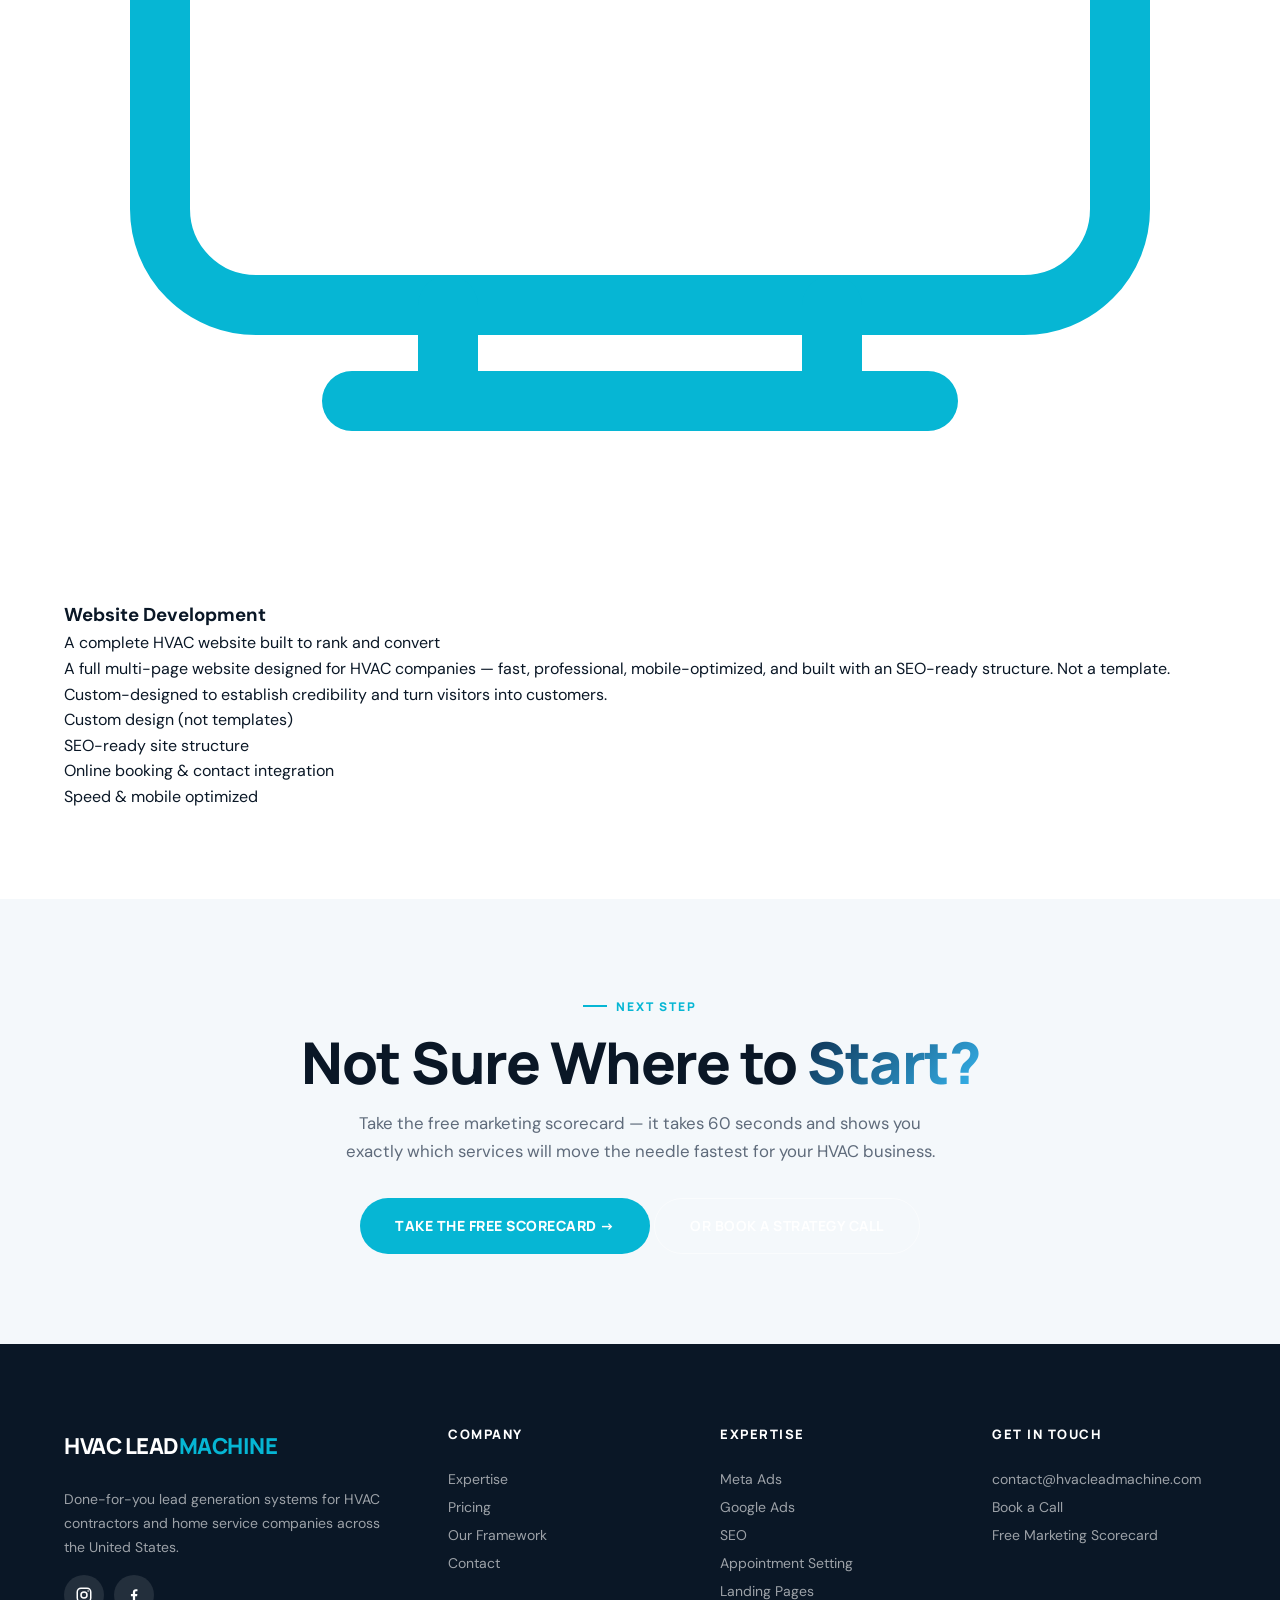
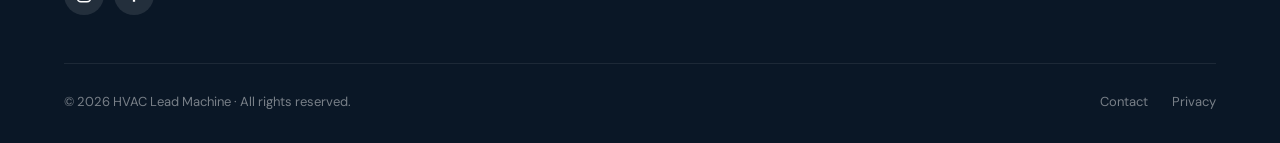
<file: expertise.html>
<!doctype html>
<html lang="en">
<head>
<meta charset="utf-8">
<meta name="viewport" content="width=device-width,initial-scale=1">
<title>HVAC Marketing Expertise: Ads, SEO & Lead Gen | HVAC Lead Machine</title>
<meta name="description" content="Meta Ads, Google Ads, SEO, appointment setting, social media, landing pages and full website builds — all built for HVAC contractors and home service companies.">
<link rel="canonical" href="https://www.hvacleadmachine.com/expertise">
<meta property="og:type" content="website">
<meta property="og:site_name" content="HVAC Lead Machine">
<meta property="og:title" content="HVAC Marketing Expertise: Ads, SEO & Lead Gen | HVAC Lead Machine">
<meta property="og:description" content="Meta Ads, Google Ads, SEO, appointment setting, social media, landing pages and full website builds — all built for HVAC contractors and home service companies.">
<meta property="og:url" content="https://www.hvacleadmachine.com/expertise">
<meta property="og:image" content="https://www.hvacleadmachine.com/og-image.png">
<meta property="og:image:width" content="1200">
<meta property="og:image:height" content="630">
<meta name="twitter:card" content="summary_large_image">
<meta name="twitter:title" content="HVAC Marketing Expertise: Ads, SEO & Lead Gen | HVAC Lead Machine">
<meta name="twitter:description" content="Meta Ads, Google Ads, SEO, appointment setting, social media, landing pages and full website builds — all built for HVAC contractors and home service companies.">
<meta name="twitter:image" content="https://www.hvacleadmachine.com/og-image.png">
<link rel="icon" href="favicon.svg" type="image/svg+xml">
<link rel="icon" href="favicon.ico" sizes="48x48">
<link rel="apple-touch-icon" href="apple-touch-icon.png">
<link rel="preconnect" href="https://fonts.googleapis.com">
<link rel="preconnect" href="https://fonts.gstatic.com" crossorigin>
<link rel="stylesheet" href="https://fonts.googleapis.com/css2?family=Manrope:wght@600;700;800&family=DM+Sans:wght@400;500;600;700&display=swap">
<link rel="stylesheet" href="styles.css">
<noscript><style>.fade-up{opacity:1!important;transform:none!important;filter:none!important}</style></noscript>
</head>
<body>
<a class="skip-link" href="#main">Skip to main content</a>

<nav class="main-nav">
  <div class="nav-inner">
    <a href="/" class="nav-logo">HVAC LEAD<span class="logo-accent">MACHINE</span></a>
    <ul class="nav-links">
      <li><a href="/">Home</a></li>
      <li><a href="/expertise" class="active">Expertise</a></li>
      <li><a href="/pricing">Pricing</a></li>
      <li><a href="/scorecard">Free Scorecard</a></li>
      <li><a href="/framework">Our Framework</a></li>
    </ul>
    <a href="/contact" class="nav-cta">Book a Call</a>
    <button class="nav-hamburger" aria-label="Menu" aria-expanded="false" aria-controls="mobile-menu"><span></span><span></span><span></span></button>
  </div>
</nav>
<div class="mobile-menu" id="mobile-menu"><a href="/">Home</a><a href="/expertise">Expertise</a><a href="/pricing">Pricing</a><a href="/scorecard">Free Scorecard</a><a href="/framework">Our Framework</a><a href="/contact" class="mob-cta">Book a Call</a></div>

<main id="main" class="page-body">

<div class="page-hero"><div class="page-hero-glow"></div><div class="page-hero-inner">
  <div class="page-breadcrumb"><a href="/">Home</a> / Expertise</div>
  <h1 class="page-title fade-up">Everything Your HVAC Business Needs<br><span class="accent">To Dominate Your Service Area</span></h1>
  <p class="page-desc fade-up">Seven tightly integrated services — each one built specifically for HVAC contractors and home service companies. Pick what you need, or let us run the whole system.</p>
</div></div>

<section class="section">
  <div class="section-inner">
    <div class="expertise-grid">

      <div class="service-card fade-up">
        <div class="service-icon"><svg viewBox="0 0 48 48" fill="none" stroke="var(--orange)" stroke-width="2.5" stroke-linecap="round" stroke-linejoin="round"><rect x="6" y="10" width="36" height="28" rx="4"/><path d="M24 26v-8m-4 4h8"/><circle cx="24" cy="26" r="8"/></svg></div>
        <h3 class="service-name">Meta Ads</h3>
        <p class="service-outcome">Homeowners calling you from Facebook & Instagram</p>
        <p class="service-desc">We build and manage Facebook & Instagram ad campaigns that put your HVAC services in front of homeowners in your service area — generating phone calls, form fills, and booked appointments. Every campaign is geo-targeted, creative-tested, and optimized monthly.</p>
        <div class="service-features">
          <div class="service-feature">Campaign strategy & ad account setup</div>
          <div class="service-feature">Ad creative design & copy</div>
          <div class="service-feature">Geo-targeting by your service area</div>
          <div class="service-feature">Lead form & landing page campaigns</div>
          <div class="service-feature">Retargeting past website visitors</div>
          <div class="service-feature">Monthly optimization & reporting</div>
        </div>
      </div>

      <div class="service-card fade-up">
        <div class="service-icon"><svg viewBox="0 0 48 48" fill="none" stroke="var(--orange)" stroke-width="2.5" stroke-linecap="round" stroke-linejoin="round"><circle cx="24" cy="24" r="16"/><path d="M24 14v10l7 7"/></svg></div>
        <h3 class="service-name">Google Ads</h3>
        <p class="service-outcome">Capture people searching "AC repair near me" right now</p>
        <p class="service-desc">Google Search Ads put you at the top of the page when homeowners are actively looking for HVAC services. We manage search campaigns, Local Service Ads, and call-only ads — so you show up exactly when someone needs you.</p>
        <div class="service-features">
          <div class="service-feature">Search & Local Service Ads</div>
          <div class="service-feature">Ad copywriting & extensions</div>
          <div class="service-feature">Conversion & call tracking</div>
          <div class="service-feature">Negative keyword management</div>
          <div class="service-feature">Monthly performance reporting</div>
        </div>
      </div>

      <div class="service-card fade-up">
        <div class="service-icon"><svg viewBox="0 0 48 48" fill="none" stroke="var(--orange)" stroke-width="2.5" stroke-linecap="round" stroke-linejoin="round"><path d="M12 36l6-12 6 8 6-16 6 10"/><rect x="8" y="8" width="32" height="32" rx="3"/></svg></div>
        <h3 class="service-name">SEO</h3>
        <p class="service-outcome">Free leads from Google Maps & organic search every month</p>
        <p class="service-desc">We optimize your Google Business Profile, build local citations, and improve your website's on-page and technical SEO — so you rank higher in Maps and organic results for searches like "AC repair near me" and "HVAC contractor [your city]."</p>
        <div class="service-features">
          <div class="service-feature">Local SEO & Google Business Profile</div>
          <div class="service-feature">On-page & technical SEO</div>
          <div class="service-feature">Citation building & local listings</div>
          <div class="service-feature">Monthly ranking & traffic reporting</div>
        </div>
      </div>

      <div class="service-card fade-up">
        <div class="service-icon"><svg viewBox="0 0 48 48" fill="none" stroke="var(--orange)" stroke-width="2.5" stroke-linecap="round" stroke-linejoin="round"><rect x="8" y="8" width="32" height="32" rx="6"/><circle cx="24" cy="24" r="6"/><path d="M24 14v4m0 12v4m-10-10h4m12 0h4"/></svg></div>
        <h3 class="service-name">Social Media Management</h3>
        <p class="service-outcome">Professional social presence that builds local trust</p>
        <p class="service-desc">We create and manage your social media content — project showcases, seasonal tips, customer reviews, and promotions — so your HVAC company stays top-of-mind in your local community and builds the trust that turns followers into calls.</p>
        <div class="service-features">
          <div class="service-feature">Content calendar & strategy</div>
          <div class="service-feature">Post creation (graphics + copy)</div>
          <div class="service-feature">Community management & replies</div>
          <div class="service-feature">Monthly analytics & insights</div>
        </div>
      </div>

      <div class="service-card fade-up">
        <div class="service-icon"><svg viewBox="0 0 48 48" fill="none" stroke="var(--orange)" stroke-width="2.5" stroke-linecap="round" stroke-linejoin="round"><path d="M14 34V22a10 10 0 0 1 20 0v12"/><rect x="10" y="34" width="28" height="6" rx="2"/><path d="M24 22v6"/></svg></div>
        <h3 class="service-name">Appointment Setting / Front Desk</h3>
        <p class="service-outcome">Every lead followed up and booked into your calendar</p>
        <p class="service-desc">A dedicated team that follows up with every lead — by phone, text, and email — within minutes. We qualify leads, answer questions, and book service calls directly into your calendar. No more missed calls. No more leads going cold.</p>
        <div class="service-features">
          <div class="service-feature">Speed-to-lead follow-up (under 5 min)</div>
          <div class="service-feature">Lead qualification & screening</div>
          <div class="service-feature">Direct calendar booking</div>
          <div class="service-feature">Missed call & after-hours coverage</div>
          <div class="service-feature">Weekly lead quality reports</div>
        </div>
      </div>

      <div class="service-card fade-up">
        <div class="service-icon"><svg viewBox="0 0 48 48" fill="none" stroke="var(--orange)" stroke-width="2.5" stroke-linecap="round" stroke-linejoin="round"><rect x="8" y="6" width="32" height="36" rx="4"/><path d="M16 16h16m-16 6h10m-10 6h14"/></svg></div>
        <h3 class="service-name">Landing Pages</h3>
        <p class="service-outcome">Ad traffic that converts into phone calls and form fills</p>
        <p class="service-desc">Custom-designed, mobile-first landing pages built to convert HVAC ad traffic into leads. Every page is optimized with clear headlines, strong calls-to-action, click-to-call buttons, and tracking pixels — so you know exactly what's working.</p>
        <div class="service-features">
          <div class="service-feature">Custom design, mobile-first</div>
          <div class="service-feature">Headline & CTA optimization</div>
          <div class="service-feature">Form & click-to-call integration</div>
          <div class="service-feature">Tracking pixels & analytics installed</div>
        </div>
      </div>

      <div class="service-card wide fade-up">
        <div class="service-icon"><svg viewBox="0 0 48 48" fill="none" stroke="var(--orange)" stroke-width="2.5" stroke-linecap="round" stroke-linejoin="round"><rect x="4" y="8" width="40" height="28" rx="4"/><path d="M4 16h40M16 36v4m16-4v4m-20 0h24"/></svg></div>
        <h3 class="service-name">Website Development</h3>
        <p class="service-outcome">A complete HVAC website built to rank and convert</p>
        <p class="service-desc">A full multi-page website designed for HVAC companies — fast, professional, mobile-optimized, and built with an SEO-ready structure. Not a template. Custom-designed to establish credibility and turn visitors into customers.</p>
        <div class="service-features">
          <div class="service-feature">Custom design (not templates)</div>
          <div class="service-feature">SEO-ready site structure</div>
          <div class="service-feature">Online booking & contact integration</div>
          <div class="service-feature">Speed & mobile optimized</div>
        </div>
      </div>

    </div>
  </div>
</section>

<!-- CTA STRIP -->
<section class="section" style="background:var(--bg-soft)">
  <div class="section-inner" style="text-align:center;max-width:800px">
    <span class="section-tag fade-up">Next Step</span>
    <h2 class="section-title fade-up">Not Sure Where to <span class="accent">Start?</span></h2>
    <p class="section-sub fade-up" style="margin:0 auto 2rem">Take the free marketing scorecard — it takes 60 seconds and shows you exactly which services will move the needle fastest for your HVAC business.</p>
    <div class="hero-ctas fade-up">
      <a href="/scorecard" class="btn-main">Take the Free Scorecard →</a>
      <a href="/contact" class="btn-ghost">Or Book a Strategy Call</a>
    </div>
  </div>
</section>

</main>

<footer class="site-footer">
  <div class="footer-inner">
    <div class="footer-col footer-brand">
      <a href="/" class="nav-logo">HVAC LEAD<span class="logo-accent">MACHINE</span></a>
      <p>Done-for-you lead generation systems for HVAC contractors and home service companies across the United States.</p>
      <div class="footer-social"><a href="#" target="_blank" rel="noopener" aria-label="HVAC Lead Machine on Instagram"><svg viewBox="0 0 24 24" fill="none" stroke="currentColor" stroke-width="2" stroke-linecap="round" stroke-linejoin="round"><rect x="3" y="3" width="18" height="18" rx="5"/><circle cx="12" cy="12" r="4"/><circle cx="17.5" cy="6.5" r="1" fill="currentColor" stroke="none"/></svg></a><a href="#" target="_blank" rel="noopener" aria-label="HVAC Lead Machine on Facebook"><svg viewBox="0 0 24 24" fill="currentColor"><path d="M13.5 21v-7.5h2.6l.4-3h-3V8.6c0-.9.3-1.5 1.6-1.5h1.5V4.4c-.3 0-1.2-.1-2.2-.1-2.3 0-3.9 1.4-3.9 4v2.2H7.9v3h2.6V21h3z"/></svg></a></div>
    </div>
    <div class="footer-col"><h4>Company</h4><a href="/expertise">Expertise</a><a href="/pricing">Pricing</a><a href="/framework">Our Framework</a><a href="/contact">Contact</a></div>
    <div class="footer-col"><h4>Expertise</h4><a href="/expertise">Meta Ads</a><a href="/expertise">Google Ads</a><a href="/expertise">SEO</a><a href="/expertise">Appointment Setting</a><a href="/expertise">Landing Pages</a></div>
    <div class="footer-col"><h4>Get in Touch</h4><a href="mailto:contact@hvacleadmachine.com">contact@hvacleadmachine.com</a><a href="/contact">Book a Call</a><a href="/scorecard">Free Marketing Scorecard</a></div>
  </div>
  <div class="footer-bottom">
    <div class="footer-copy">© 2026 HVAC Lead Machine · All rights reserved.</div>
    <div class="footer-bottom-links"><a href="/contact">Contact</a><a href="/privacy">Privacy</a></div>
  </div>
</footer>
<script src="script.js"></script>
</body>
</html>
</file>
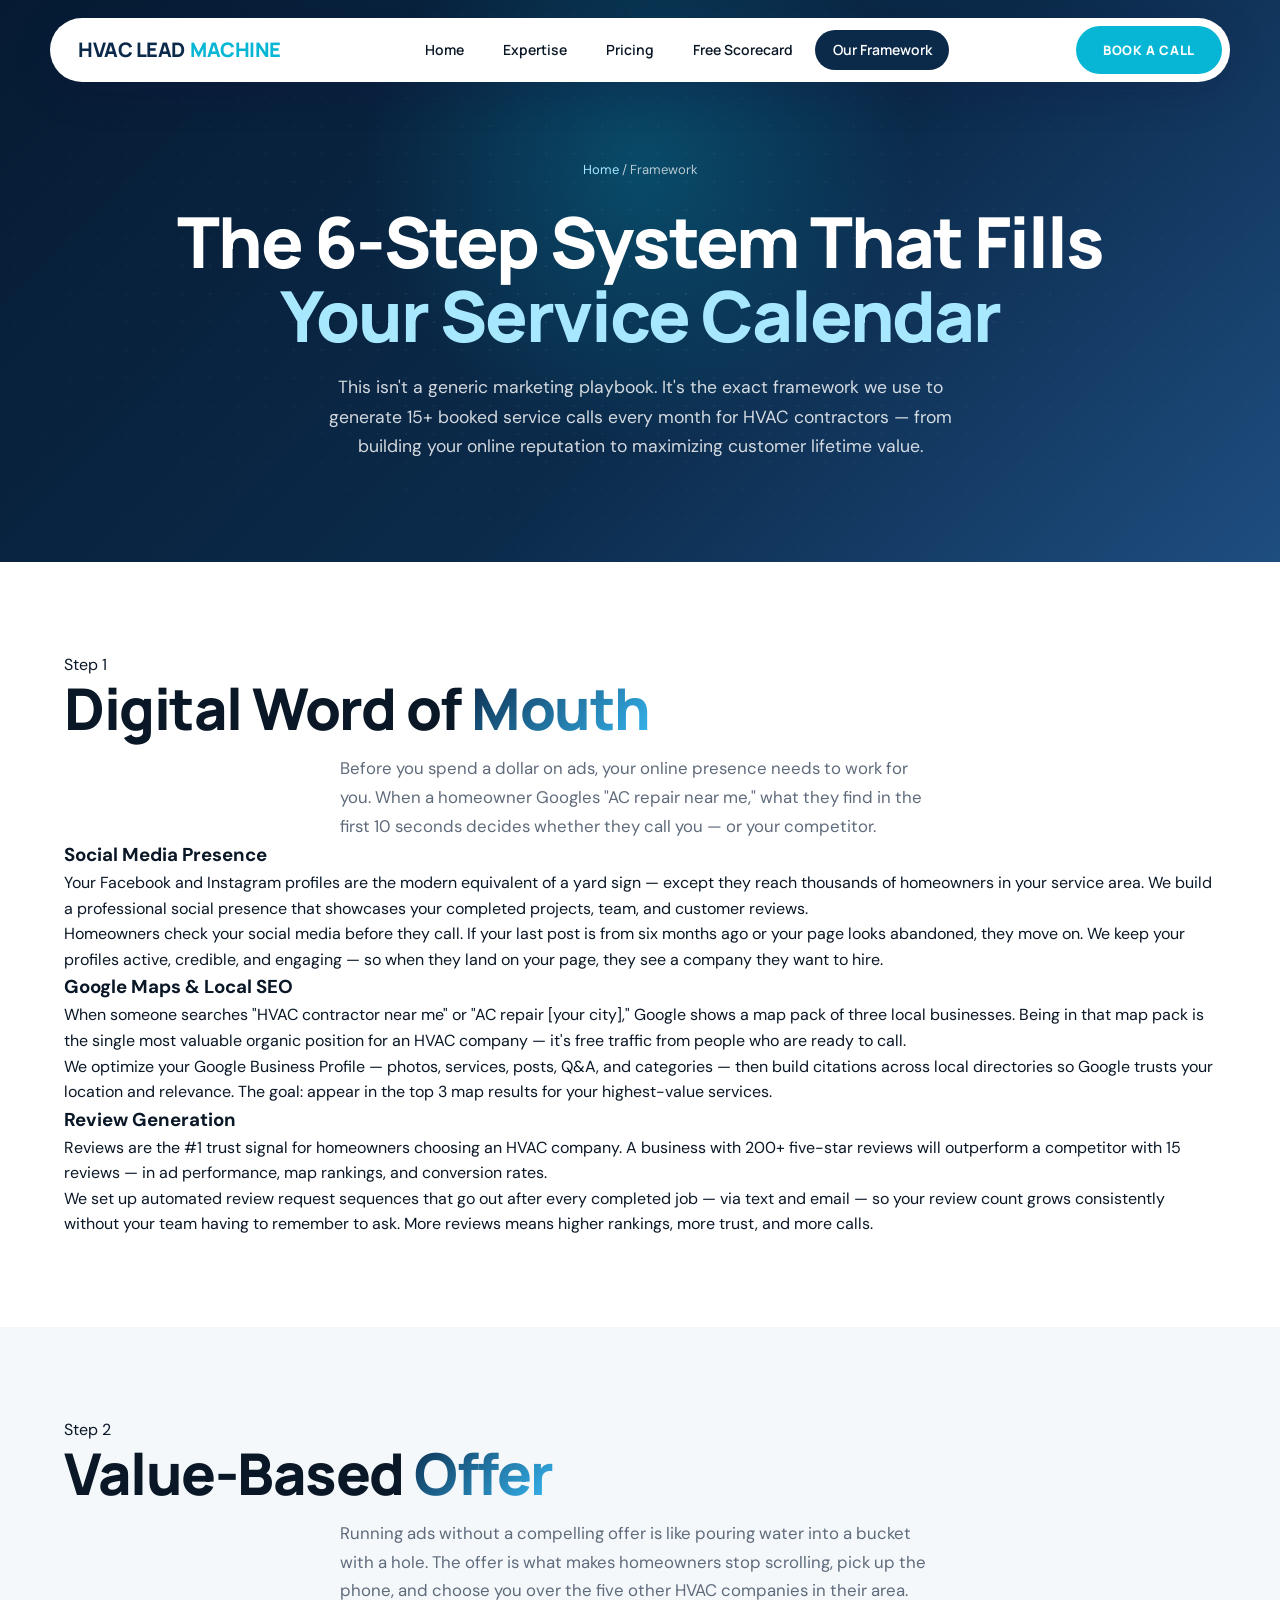
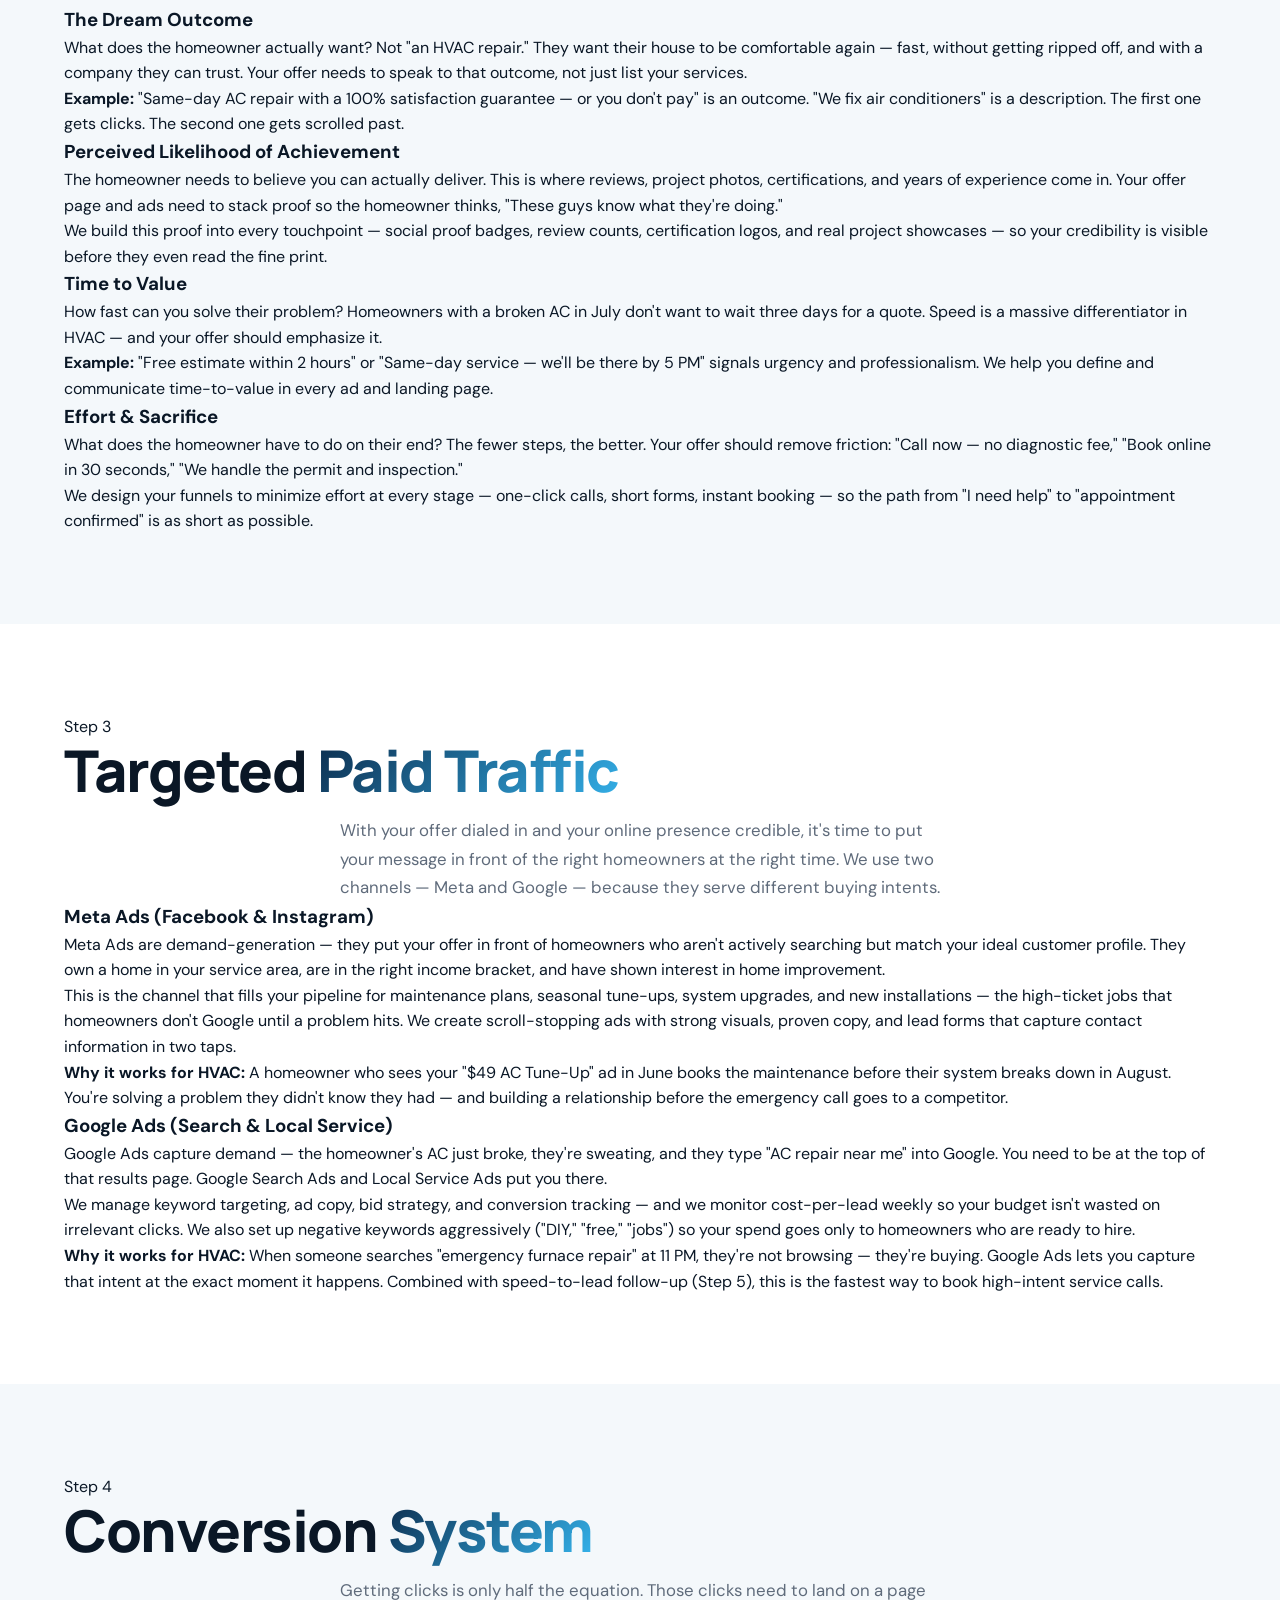
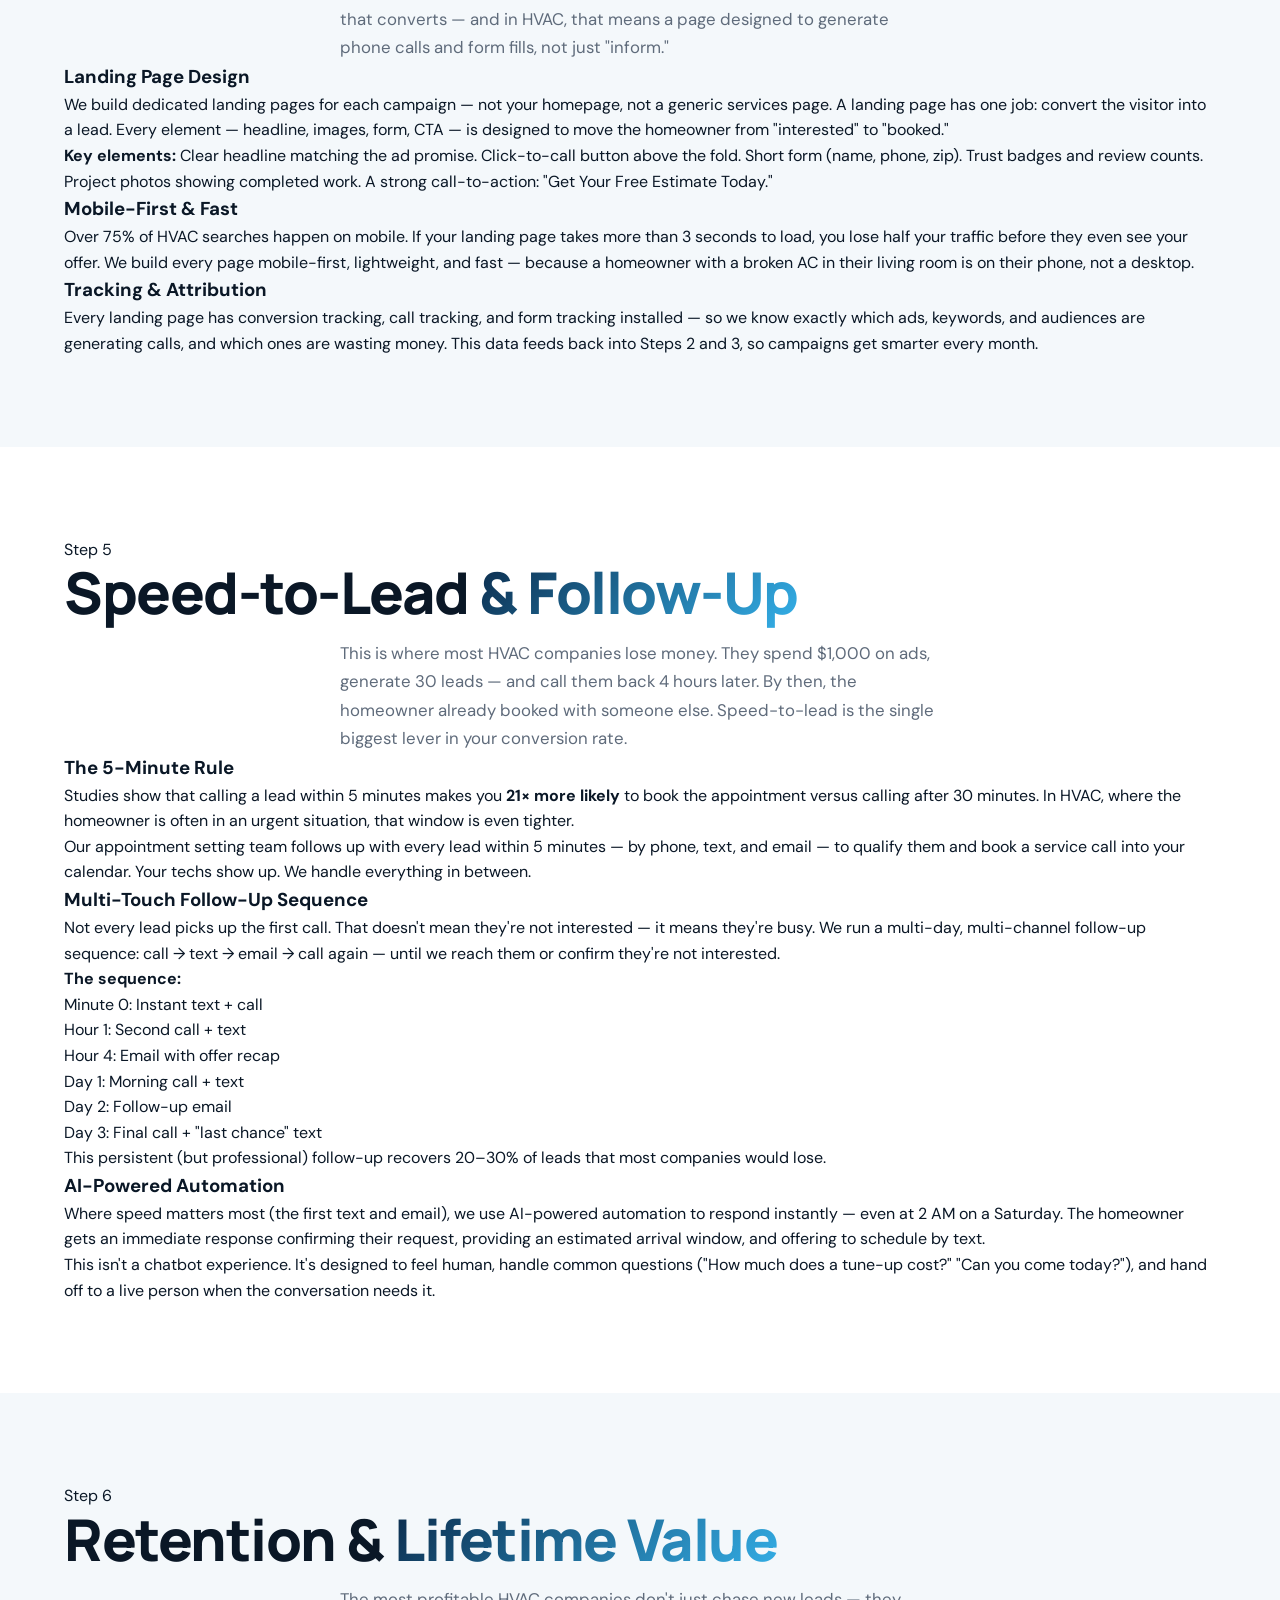
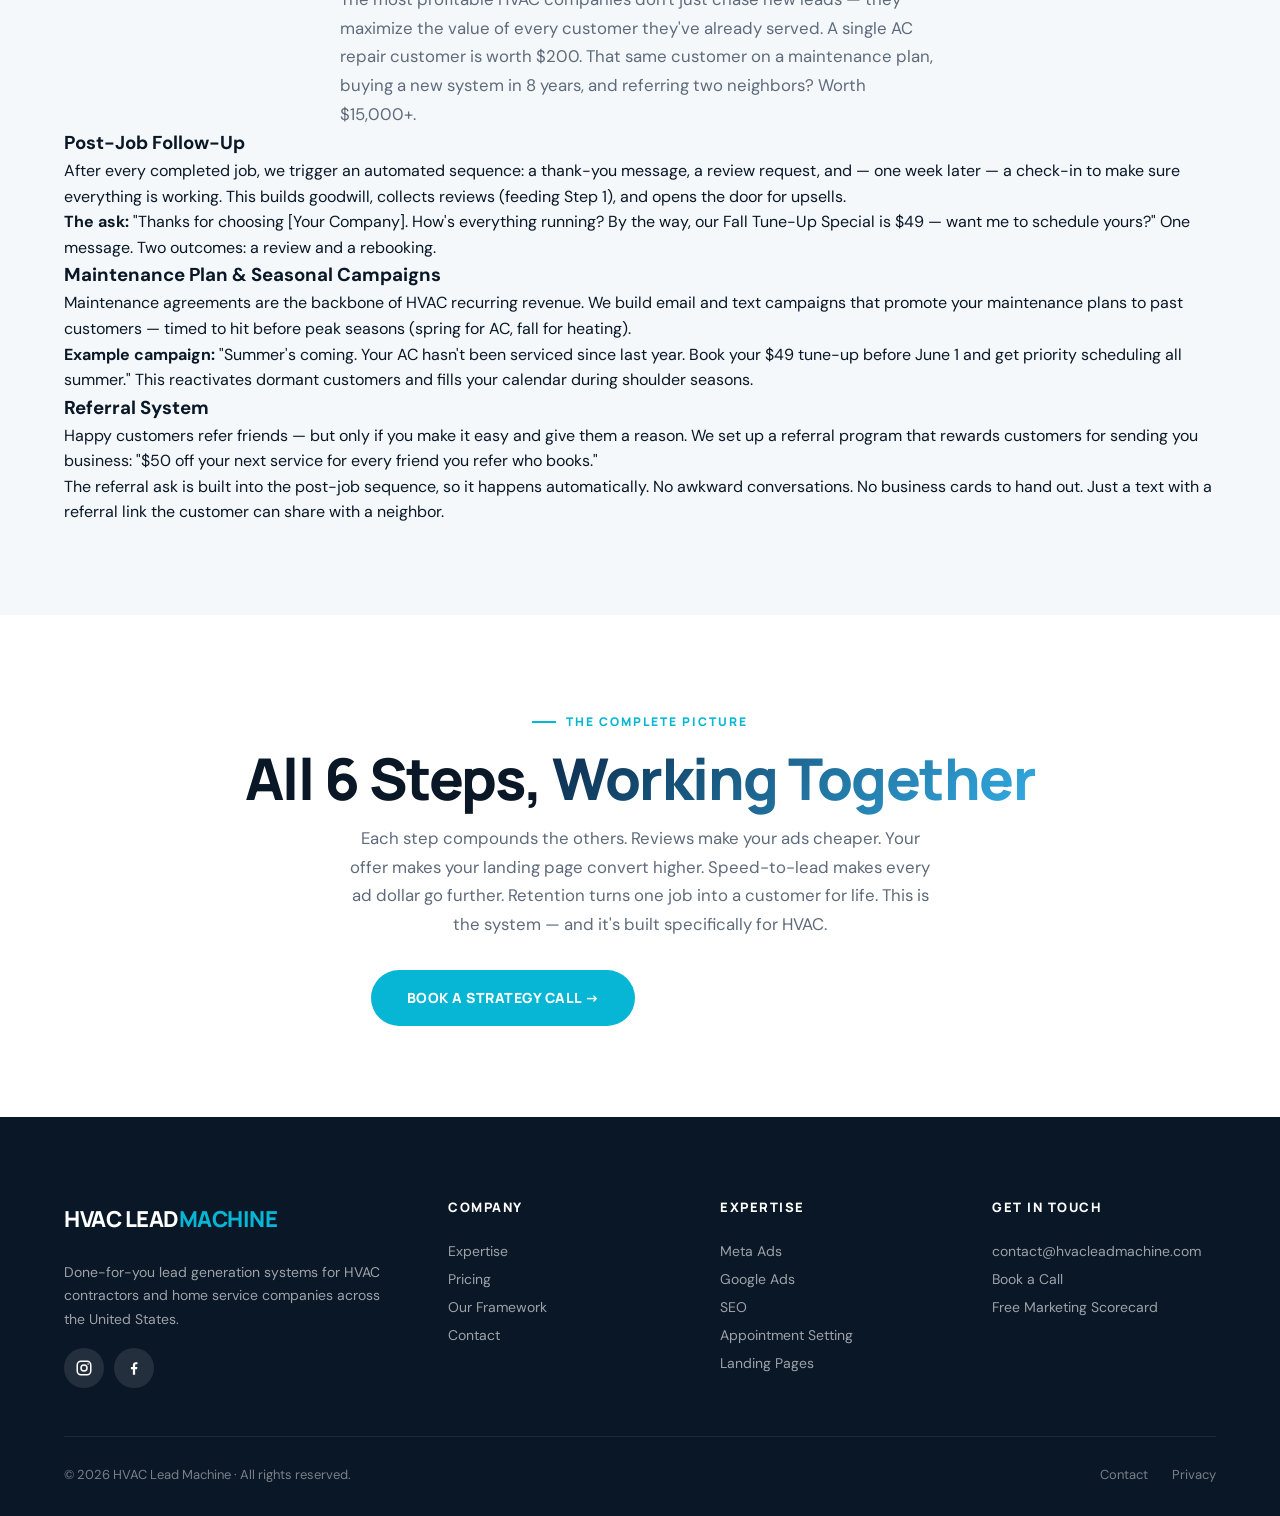
<file: framework.html>
<!doctype html>
<html lang="en">
<head>
<meta charset="utf-8">
<meta name="viewport" content="width=device-width,initial-scale=1">
<title>The 6-Step HVAC Growth System | HVAC Lead Machine</title>
<meta name="description" content="Our proven 6-step framework turns ad spend into booked HVAC service calls — from digital reputation to lifetime customer value. See exactly how it works.">
<link rel="canonical" href="https://www.hvacleadmachine.com/framework">
<meta property="og:type" content="website">
<meta property="og:site_name" content="HVAC Lead Machine">
<meta property="og:title" content="The 6-Step HVAC Growth System | HVAC Lead Machine">
<meta property="og:description" content="Our proven 6-step framework turns ad spend into booked HVAC service calls — from digital reputation to lifetime customer value.">
<meta property="og:url" content="https://www.hvacleadmachine.com/framework">
<meta property="og:image" content="https://www.hvacleadmachine.com/og-image.png">
<meta property="og:image:width" content="1200">
<meta property="og:image:height" content="630">
<meta name="twitter:card" content="summary_large_image">
<meta name="twitter:title" content="The 6-Step HVAC Growth System | HVAC Lead Machine">
<meta name="twitter:description" content="Our proven 6-step framework turns ad spend into booked HVAC service calls — from digital reputation to lifetime customer value.">
<meta name="twitter:image" content="https://www.hvacleadmachine.com/og-image.png">
<link rel="icon" href="favicon.svg" type="image/svg+xml">
<link rel="icon" href="favicon.ico" sizes="48x48">
<link rel="apple-touch-icon" href="apple-touch-icon.png">
<link rel="preconnect" href="https://fonts.googleapis.com">
<link rel="preconnect" href="https://fonts.gstatic.com" crossorigin>
<link rel="stylesheet" href="https://fonts.googleapis.com/css2?family=Manrope:wght@600;700;800&family=DM+Sans:wght@400;500;600;700&display=swap">
<link rel="stylesheet" href="styles.css">
<noscript><style>.fade-up{opacity:1!important;transform:none!important;filter:none!important}</style></noscript>
</head>
<body>
<a class="skip-link" href="#main">Skip to main content</a>

<nav class="main-nav">
  <div class="nav-inner">
    <a href="/" class="nav-logo">HVAC LEAD<span class="logo-accent">MACHINE</span></a>
    <ul class="nav-links">
      <li><a href="/">Home</a></li>
      <li><a href="/expertise">Expertise</a></li>
      <li><a href="/pricing">Pricing</a></li>
      <li><a href="/scorecard">Free Scorecard</a></li>
      <li><a href="/framework" class="active">Our Framework</a></li>
    </ul>
    <a href="/contact" class="nav-cta">Book a Call</a>
    <button class="nav-hamburger" aria-label="Menu" aria-expanded="false" aria-controls="mobile-menu"><span></span><span></span><span></span></button>
  </div>
</nav>
<div class="mobile-menu" id="mobile-menu"><a href="/">Home</a><a href="/expertise">Expertise</a><a href="/pricing">Pricing</a><a href="/scorecard">Free Scorecard</a><a href="/framework">Our Framework</a><a href="/contact" class="mob-cta">Book a Call</a></div>

<main id="main" class="page-body">

<div class="page-hero"><div class="page-hero-glow"></div><div class="page-hero-inner">
  <div class="page-breadcrumb"><a href="/">Home</a> / Framework</div>
  <h1 class="page-title fade-up">The 6-Step System That Fills<br><span class="accent">Your Service Calendar</span></h1>
  <p class="page-desc fade-up">This isn't a generic marketing playbook. It's the exact framework we use to generate 15+ booked service calls every month for HVAC contractors — from building your online reputation to maximizing customer lifetime value.</p>
</div></div>

<!-- STEP 1 -->
<section class="section fw-section">
  <div class="section-inner">
    <div class="fw-header fade-up">
      <div class="fw-step-badge">Step 1</div>
      <h2 class="section-title">Digital Word of <span class="accent">Mouth</span></h2>
      <p class="section-sub" style="margin:0 auto">Before you spend a dollar on ads, your online presence needs to work for you. When a homeowner Googles "AC repair near me," what they find in the first 10 seconds decides whether they call you — or your competitor.</p>
    </div>

    <div class="fw-detail-grid">
      <div class="fw-detail fade-up">
        <h3>Social Media Presence</h3>
        <p>Your Facebook and Instagram profiles are the modern equivalent of a yard sign — except they reach thousands of homeowners in your service area. We build a professional social presence that showcases your completed projects, team, and customer reviews.</p>
        <p>Homeowners check your social media before they call. If your last post is from six months ago or your page looks abandoned, they move on. We keep your profiles active, credible, and engaging — so when they land on your page, they see a company they want to hire.</p>
      </div>
      <div class="fw-detail fade-up">
        <h3>Google Maps & Local SEO</h3>
        <p>When someone searches "HVAC contractor near me" or "AC repair [your city]," Google shows a map pack of three local businesses. Being in that map pack is the single most valuable organic position for an HVAC company — it's free traffic from people who are ready to call.</p>
        <p>We optimize your Google Business Profile — photos, services, posts, Q&A, and categories — then build citations across local directories so Google trusts your location and relevance. The goal: appear in the top 3 map results for your highest-value services.</p>
      </div>
      <div class="fw-detail fade-up">
        <h3>Review Generation</h3>
        <p>Reviews are the #1 trust signal for homeowners choosing an HVAC company. A business with 200+ five-star reviews will outperform a competitor with 15 reviews — in ad performance, map rankings, and conversion rates.</p>
        <p>We set up automated review request sequences that go out after every completed job — via text and email — so your review count grows consistently without your team having to remember to ask. More reviews means higher rankings, more trust, and more calls.</p>
      </div>
    </div>
  </div>
</section>

<!-- STEP 2 -->
<section class="section fw-section" style="background:var(--bg-soft)">
  <div class="section-inner">
    <div class="fw-header fade-up">
      <div class="fw-step-badge">Step 2</div>
      <h2 class="section-title">Value-Based <span class="accent">Offer</span></h2>
      <p class="section-sub" style="margin:0 auto">Running ads without a compelling offer is like pouring water into a bucket with a hole. The offer is what makes homeowners stop scrolling, pick up the phone, and choose you over the five other HVAC companies in their area.</p>
    </div>

    <div class="fw-detail-grid">
      <div class="fw-detail fade-up">
        <h3>The Dream Outcome</h3>
        <p>What does the homeowner actually want? Not "an HVAC repair." They want their house to be comfortable again — fast, without getting ripped off, and with a company they can trust. Your offer needs to speak to that outcome, not just list your services.</p>
        <p><strong>Example:</strong> "Same-day AC repair with a 100% satisfaction guarantee — or you don't pay" is an outcome. "We fix air conditioners" is a description. The first one gets clicks. The second one gets scrolled past.</p>
      </div>
      <div class="fw-detail fade-up">
        <h3>Perceived Likelihood of Achievement</h3>
        <p>The homeowner needs to believe you can actually deliver. This is where reviews, project photos, certifications, and years of experience come in. Your offer page and ads need to stack proof so the homeowner thinks, "These guys know what they're doing."</p>
        <p>We build this proof into every touchpoint — social proof badges, review counts, certification logos, and real project showcases — so your credibility is visible before they even read the fine print.</p>
      </div>
      <div class="fw-detail fade-up">
        <h3>Time to Value</h3>
        <p>How fast can you solve their problem? Homeowners with a broken AC in July don't want to wait three days for a quote. Speed is a massive differentiator in HVAC — and your offer should emphasize it.</p>
        <p><strong>Example:</strong> "Free estimate within 2 hours" or "Same-day service — we'll be there by 5 PM" signals urgency and professionalism. We help you define and communicate time-to-value in every ad and landing page.</p>
      </div>
      <div class="fw-detail fade-up">
        <h3>Effort & Sacrifice</h3>
        <p>What does the homeowner have to do on their end? The fewer steps, the better. Your offer should remove friction: "Call now — no diagnostic fee," "Book online in 30 seconds," "We handle the permit and inspection."</p>
        <p>We design your funnels to minimize effort at every stage — one-click calls, short forms, instant booking — so the path from "I need help" to "appointment confirmed" is as short as possible.</p>
      </div>
    </div>
  </div>
</section>

<!-- STEP 3 -->
<section class="section fw-section">
  <div class="section-inner">
    <div class="fw-header fade-up">
      <div class="fw-step-badge">Step 3</div>
      <h2 class="section-title">Targeted <span class="accent">Paid Traffic</span></h2>
      <p class="section-sub" style="margin:0 auto">With your offer dialed in and your online presence credible, it's time to put your message in front of the right homeowners at the right time. We use two channels — Meta and Google — because they serve different buying intents.</p>
    </div>

    <div class="fw-detail-grid">
      <div class="fw-detail fade-up">
        <h3>Meta Ads (Facebook & Instagram)</h3>
        <p>Meta Ads are demand-generation — they put your offer in front of homeowners who aren't actively searching but match your ideal customer profile. They own a home in your service area, are in the right income bracket, and have shown interest in home improvement.</p>
        <p>This is the channel that fills your pipeline for maintenance plans, seasonal tune-ups, system upgrades, and new installations — the high-ticket jobs that homeowners don't Google until a problem hits. We create scroll-stopping ads with strong visuals, proven copy, and lead forms that capture contact information in two taps.</p>
        <p><strong>Why it works for HVAC:</strong> A homeowner who sees your "$49 AC Tune-Up" ad in June books the maintenance before their system breaks down in August. You're solving a problem they didn't know they had — and building a relationship before the emergency call goes to a competitor.</p>
      </div>
      <div class="fw-detail fade-up">
        <h3>Google Ads (Search & Local Service)</h3>
        <p>Google Ads capture demand — the homeowner's AC just broke, they're sweating, and they type "AC repair near me" into Google. You need to be at the top of that results page. Google Search Ads and Local Service Ads put you there.</p>
        <p>We manage keyword targeting, ad copy, bid strategy, and conversion tracking — and we monitor cost-per-lead weekly so your budget isn't wasted on irrelevant clicks. We also set up negative keywords aggressively ("DIY," "free," "jobs") so your spend goes only to homeowners who are ready to hire.</p>
        <p><strong>Why it works for HVAC:</strong> When someone searches "emergency furnace repair" at 11 PM, they're not browsing — they're buying. Google Ads lets you capture that intent at the exact moment it happens. Combined with speed-to-lead follow-up (Step 5), this is the fastest way to book high-intent service calls.</p>
      </div>
    </div>
  </div>
</section>

<!-- STEP 4 -->
<section class="section fw-section" style="background:var(--bg-soft)">
  <div class="section-inner">
    <div class="fw-header fade-up">
      <div class="fw-step-badge">Step 4</div>
      <h2 class="section-title">Conversion <span class="accent">System</span></h2>
      <p class="section-sub" style="margin:0 auto">Getting clicks is only half the equation. Those clicks need to land on a page that converts — and in HVAC, that means a page designed to generate phone calls and form fills, not just "inform."</p>
    </div>

    <div class="fw-detail-grid">
      <div class="fw-detail fade-up">
        <h3>Landing Page Design</h3>
        <p>We build dedicated landing pages for each campaign — not your homepage, not a generic services page. A landing page has one job: convert the visitor into a lead. Every element — headline, images, form, CTA — is designed to move the homeowner from "interested" to "booked."</p>
        <p><strong>Key elements:</strong> Clear headline matching the ad promise. Click-to-call button above the fold. Short form (name, phone, zip). Trust badges and review counts. Project photos showing completed work. A strong call-to-action: "Get Your Free Estimate Today."</p>
      </div>
      <div class="fw-detail fade-up">
        <h3>Mobile-First & Fast</h3>
        <p>Over 75% of HVAC searches happen on mobile. If your landing page takes more than 3 seconds to load, you lose half your traffic before they even see your offer. We build every page mobile-first, lightweight, and fast — because a homeowner with a broken AC in their living room is on their phone, not a desktop.</p>
      </div>
      <div class="fw-detail fade-up">
        <h3>Tracking & Attribution</h3>
        <p>Every landing page has conversion tracking, call tracking, and form tracking installed — so we know exactly which ads, keywords, and audiences are generating calls, and which ones are wasting money. This data feeds back into Steps 2 and 3, so campaigns get smarter every month.</p>
      </div>
    </div>
  </div>
</section>

<!-- STEP 5 -->
<section class="section fw-section">
  <div class="section-inner">
    <div class="fw-header fade-up">
      <div class="fw-step-badge">Step 5</div>
      <h2 class="section-title">Speed-to-Lead <span class="accent">& Follow-Up</span></h2>
      <p class="section-sub" style="margin:0 auto">This is where most HVAC companies lose money. They spend $1,000 on ads, generate 30 leads — and call them back 4 hours later. By then, the homeowner already booked with someone else. Speed-to-lead is the single biggest lever in your conversion rate.</p>
    </div>

    <div class="fw-detail-grid">
      <div class="fw-detail fade-up">
        <h3>The 5-Minute Rule</h3>
        <p>Studies show that calling a lead within 5 minutes makes you <strong>21× more likely</strong> to book the appointment versus calling after 30 minutes. In HVAC, where the homeowner is often in an urgent situation, that window is even tighter.</p>
        <p>Our appointment setting team follows up with every lead within 5 minutes — by phone, text, and email — to qualify them and book a service call into your calendar. Your techs show up. We handle everything in between.</p>
      </div>
      <div class="fw-detail fade-up">
        <h3>Multi-Touch Follow-Up Sequence</h3>
        <p>Not every lead picks up the first call. That doesn't mean they're not interested — it means they're busy. We run a multi-day, multi-channel follow-up sequence: call → text → email → call again — until we reach them or confirm they're not interested.</p>
        <p><strong>The sequence:</strong></p>
        <p>Minute 0: Instant text + call<br>
        Hour 1: Second call + text<br>
        Hour 4: Email with offer recap<br>
        Day 1: Morning call + text<br>
        Day 2: Follow-up email<br>
        Day 3: Final call + "last chance" text</p>
        <p>This persistent (but professional) follow-up recovers 20–30% of leads that most companies would lose.</p>
      </div>
      <div class="fw-detail fade-up">
        <h3>AI-Powered Automation</h3>
        <p>Where speed matters most (the first text and email), we use AI-powered automation to respond instantly — even at 2 AM on a Saturday. The homeowner gets an immediate response confirming their request, providing an estimated arrival window, and offering to schedule by text.</p>
        <p>This isn't a chatbot experience. It's designed to feel human, handle common questions ("How much does a tune-up cost?" "Can you come today?"), and hand off to a live person when the conversation needs it.</p>
      </div>
    </div>
  </div>
</section>

<!-- STEP 6 -->
<section class="section fw-section" style="background:var(--bg-soft)">
  <div class="section-inner">
    <div class="fw-header fade-up">
      <div class="fw-step-badge">Step 6</div>
      <h2 class="section-title">Retention & <span class="accent">Lifetime Value</span></h2>
      <p class="section-sub" style="margin:0 auto">The most profitable HVAC companies don't just chase new leads — they maximize the value of every customer they've already served. A single AC repair customer is worth $200. That same customer on a maintenance plan, buying a new system in 8 years, and referring two neighbors? Worth $15,000+.</p>
    </div>

    <div class="fw-detail-grid">
      <div class="fw-detail fade-up">
        <h3>Post-Job Follow-Up</h3>
        <p>After every completed job, we trigger an automated sequence: a thank-you message, a review request, and — one week later — a check-in to make sure everything is working. This builds goodwill, collects reviews (feeding Step 1), and opens the door for upsells.</p>
        <p><strong>The ask:</strong> "Thanks for choosing [Your Company]. How's everything running? By the way, our Fall Tune-Up Special is $49 — want me to schedule yours?" One message. Two outcomes: a review and a rebooking.</p>
      </div>
      <div class="fw-detail fade-up">
        <h3>Maintenance Plan & Seasonal Campaigns</h3>
        <p>Maintenance agreements are the backbone of HVAC recurring revenue. We build email and text campaigns that promote your maintenance plans to past customers — timed to hit before peak seasons (spring for AC, fall for heating).</p>
        <p><strong>Example campaign:</strong> "Summer's coming. Your AC hasn't been serviced since last year. Book your $49 tune-up before June 1 and get priority scheduling all summer." This reactivates dormant customers and fills your calendar during shoulder seasons.</p>
      </div>
      <div class="fw-detail fade-up">
        <h3>Referral System</h3>
        <p>Happy customers refer friends — but only if you make it easy and give them a reason. We set up a referral program that rewards customers for sending you business: "$50 off your next service for every friend you refer who books."</p>
        <p>The referral ask is built into the post-job sequence, so it happens automatically. No awkward conversations. No business cards to hand out. Just a text with a referral link the customer can share with a neighbor.</p>
      </div>
    </div>
  </div>
</section>

<!-- COMPLETE PICTURE -->
<section class="section">
  <div class="section-inner" style="text-align:center;max-width:800px">
    <span class="section-tag fade-up">The Complete Picture</span>
    <h2 class="section-title fade-up">All 6 Steps, <span class="accent">Working Together</span></h2>
    <p class="section-sub fade-up" style="margin:0 auto 2rem">Each step compounds the others. Reviews make your ads cheaper. Your offer makes your landing page convert higher. Speed-to-lead makes every ad dollar go further. Retention turns one job into a customer for life. This is the system — and it's built specifically for HVAC.</p>
    <div class="hero-ctas fade-up">
      <a href="/contact" class="btn-main">Book a Strategy Call →</a>
      <a href="/scorecard" class="btn-ghost">Take the Free Scorecard</a>
    </div>
  </div>
</section>

</main>

<footer class="site-footer">
  <div class="footer-inner">
    <div class="footer-col footer-brand">
      <a href="/" class="nav-logo">HVAC LEAD<span class="logo-accent">MACHINE</span></a>
      <p>Done-for-you lead generation systems for HVAC contractors and home service companies across the United States.</p>
      <div class="footer-social"><a href="#" target="_blank" rel="noopener" aria-label="HVAC Lead Machine on Instagram"><svg viewBox="0 0 24 24" fill="none" stroke="currentColor" stroke-width="2" stroke-linecap="round" stroke-linejoin="round"><rect x="3" y="3" width="18" height="18" rx="5"/><circle cx="12" cy="12" r="4"/><circle cx="17.5" cy="6.5" r="1" fill="currentColor" stroke="none"/></svg></a><a href="#" target="_blank" rel="noopener" aria-label="HVAC Lead Machine on Facebook"><svg viewBox="0 0 24 24" fill="currentColor"><path d="M13.5 21v-7.5h2.6l.4-3h-3V8.6c0-.9.3-1.5 1.6-1.5h1.5V4.4c-.3 0-1.2-.1-2.2-.1-2.3 0-3.9 1.4-3.9 4v2.2H7.9v3h2.6V21h3z"/></svg></a></div>
    </div>
    <div class="footer-col"><h4>Company</h4><a href="/expertise">Expertise</a><a href="/pricing">Pricing</a><a href="/framework">Our Framework</a><a href="/contact">Contact</a></div>
    <div class="footer-col"><h4>Expertise</h4><a href="/expertise">Meta Ads</a><a href="/expertise">Google Ads</a><a href="/expertise">SEO</a><a href="/expertise">Appointment Setting</a><a href="/expertise">Landing Pages</a></div>
    <div class="footer-col"><h4>Get in Touch</h4><a href="mailto:contact@hvacleadmachine.com">contact@hvacleadmachine.com</a><a href="/contact">Book a Call</a><a href="/scorecard">Free Marketing Scorecard</a></div>
  </div>
  <div class="footer-bottom">
    <div class="footer-copy">© 2026 HVAC Lead Machine · All rights reserved.</div>
    <div class="footer-bottom-links"><a href="/contact">Contact</a><a href="/privacy">Privacy</a></div>
  </div>
</footer>
<script src="script.js"></script>
</body>
</html>
</file>
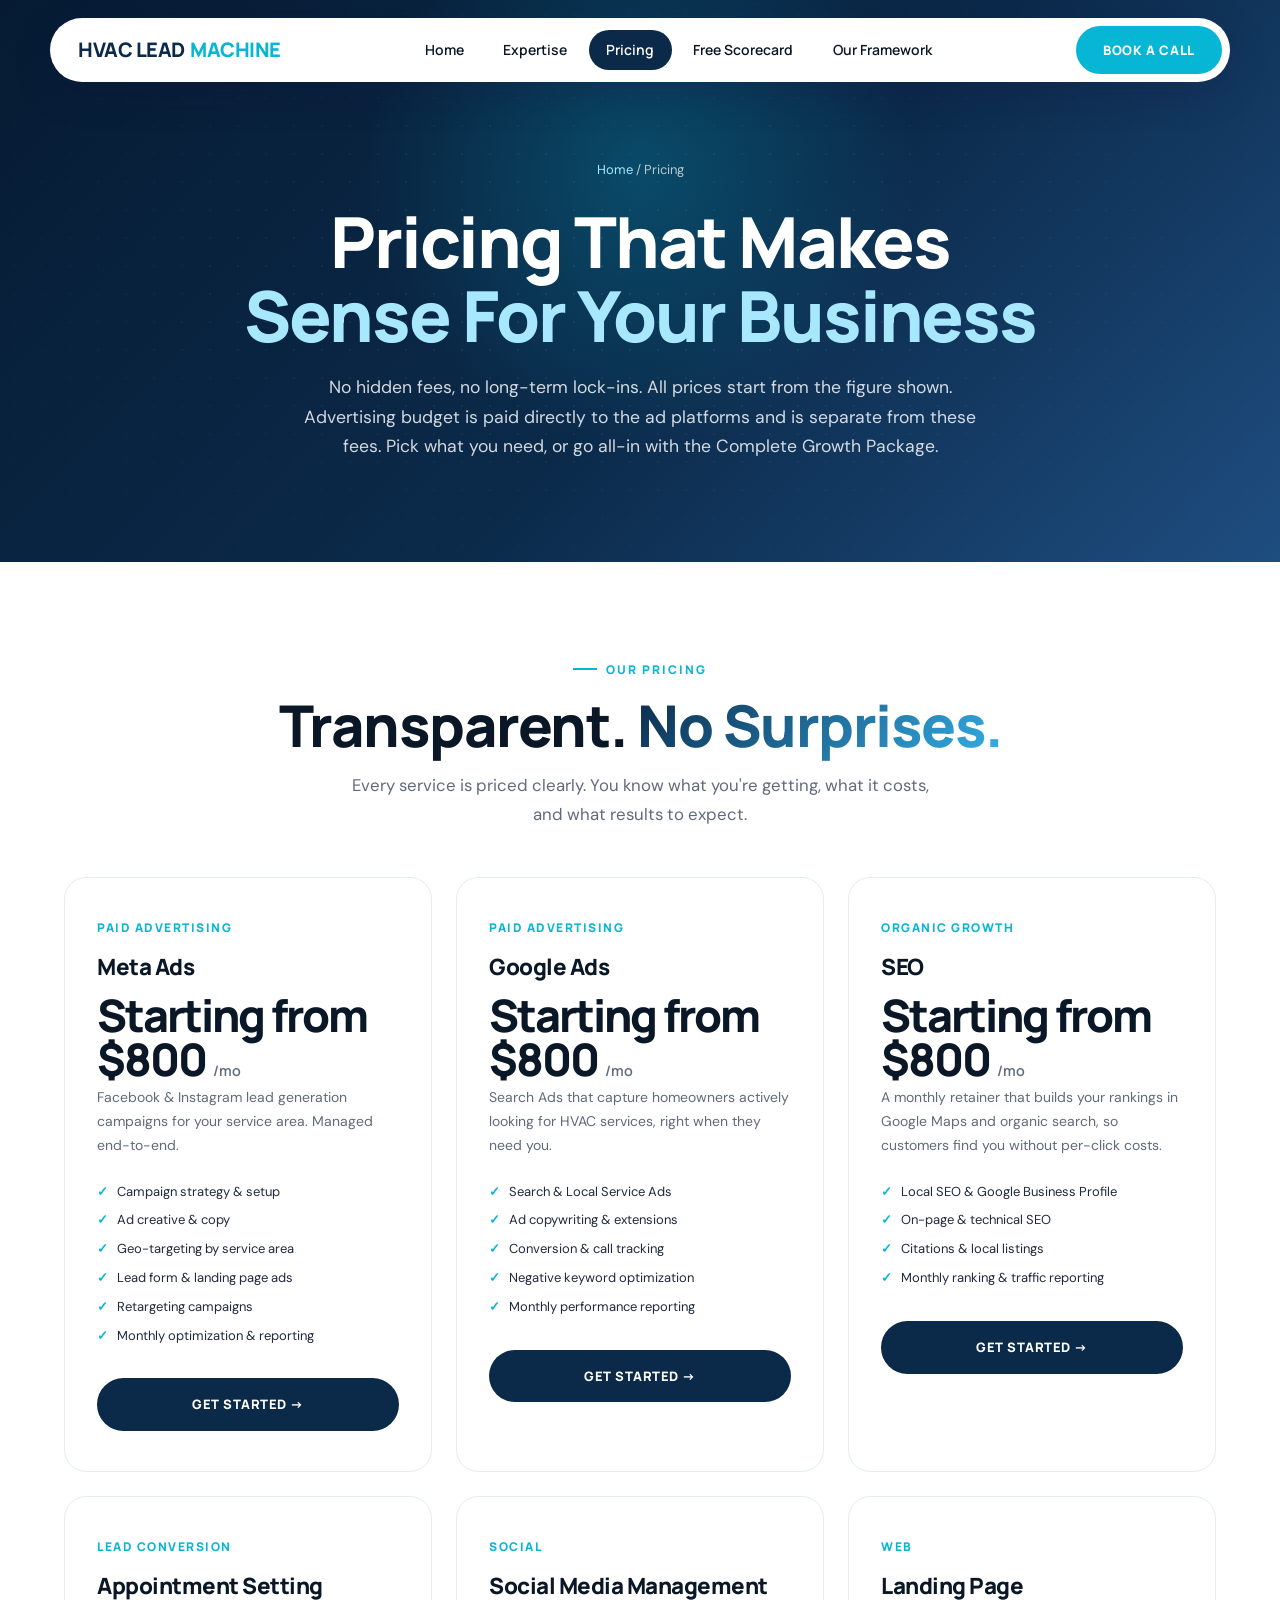
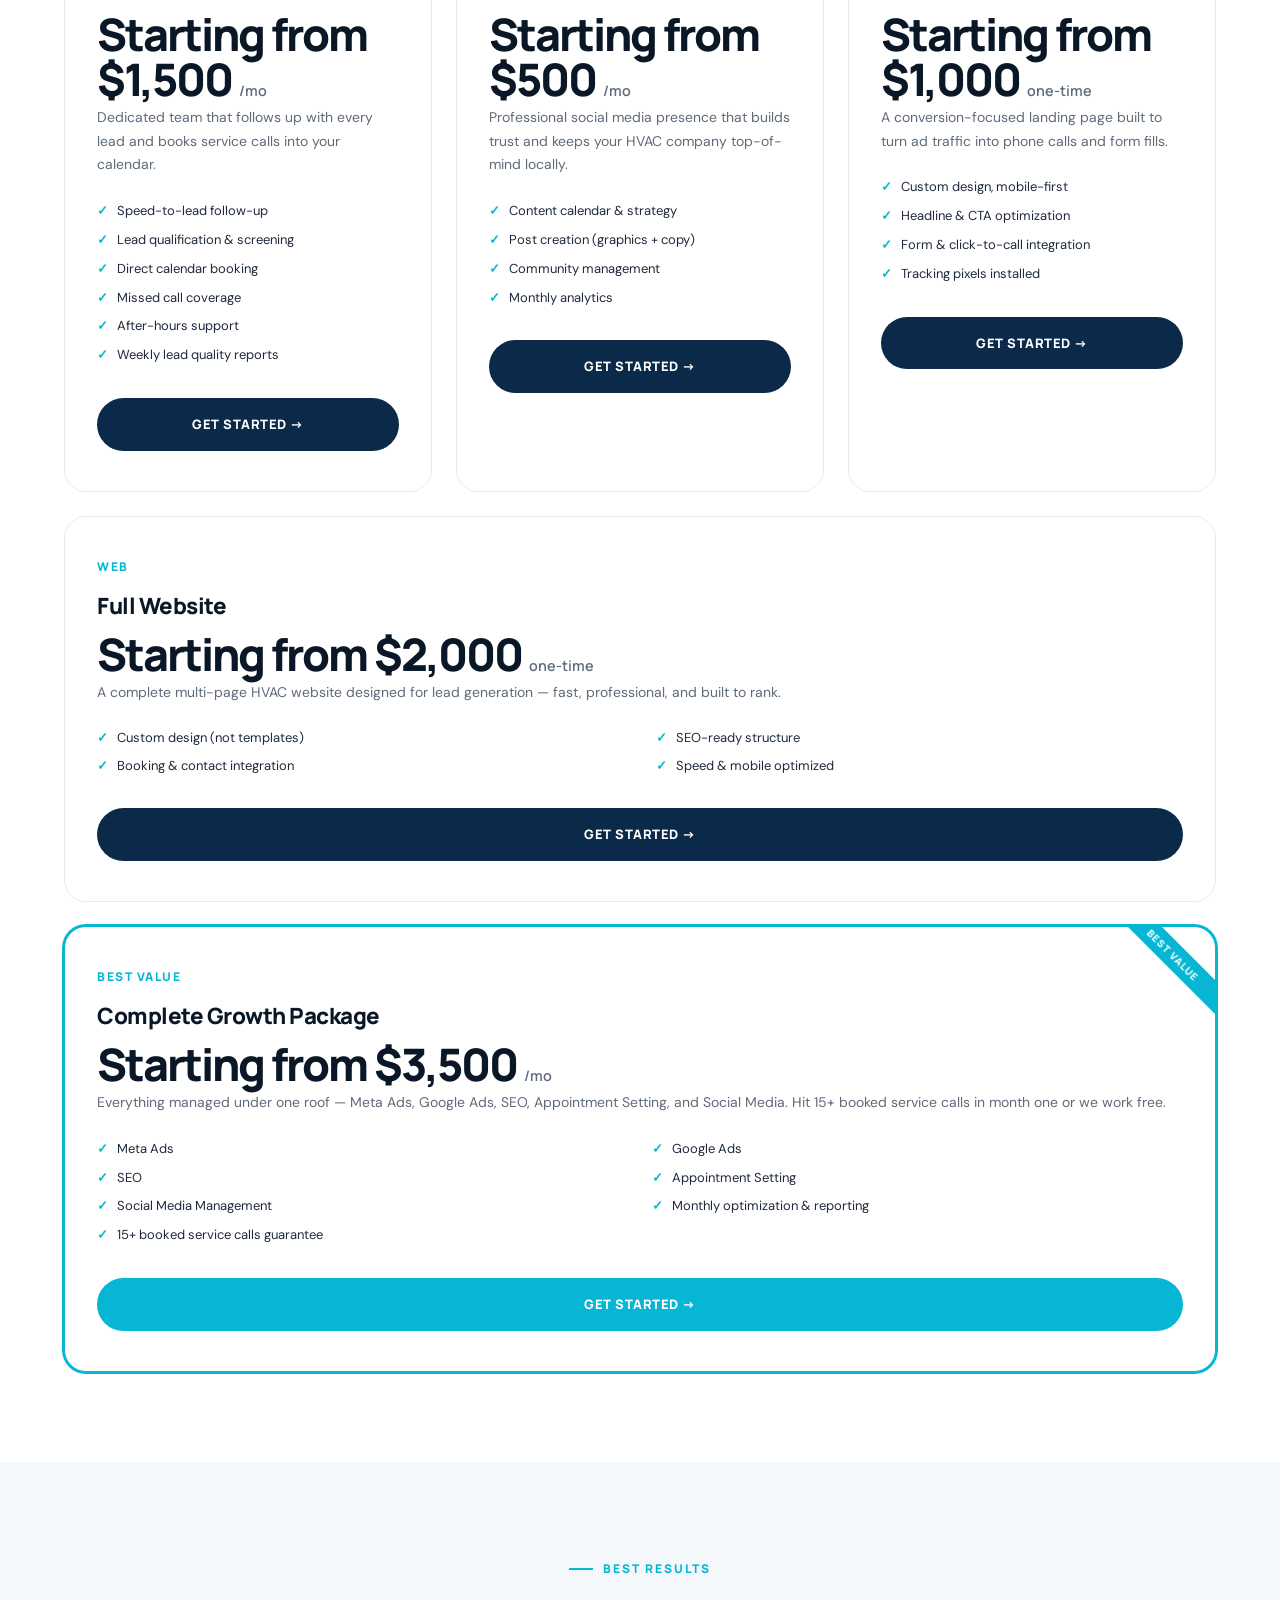
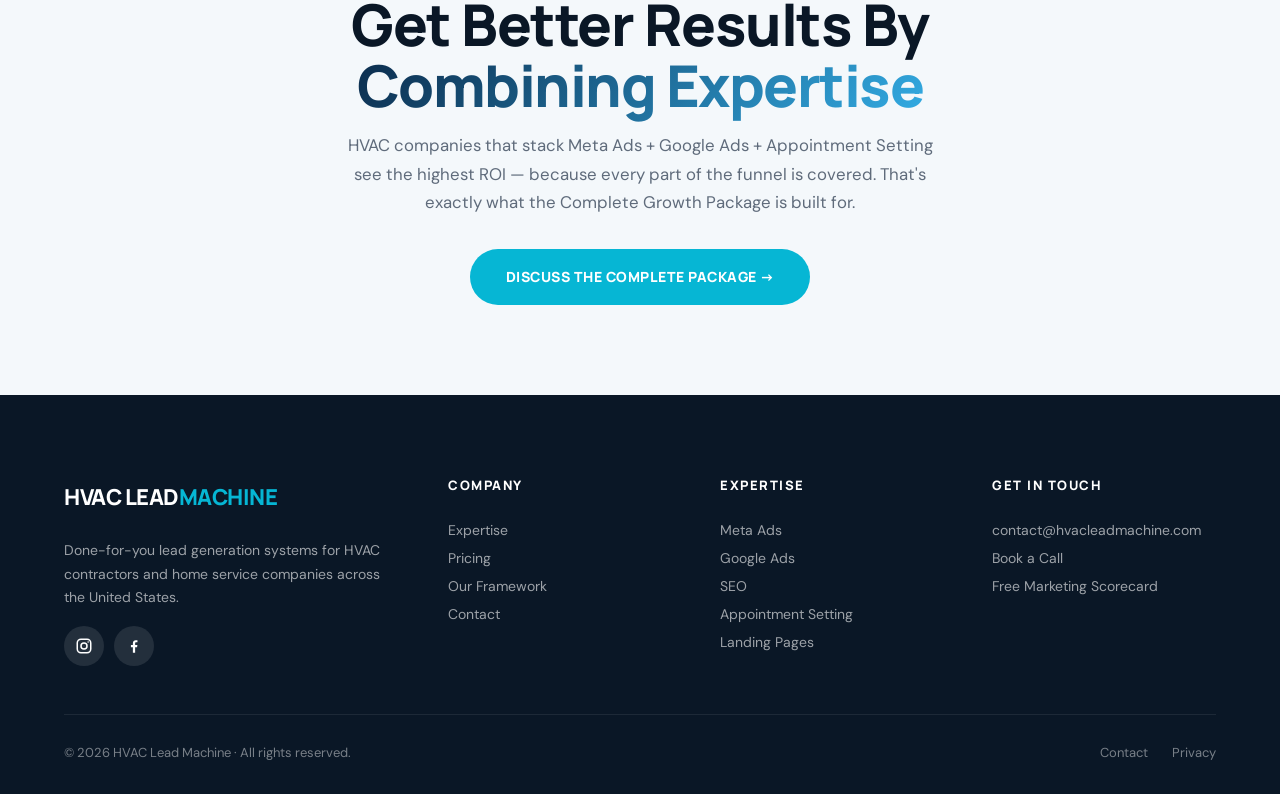
<file: pricing.html>
<!doctype html>
<html lang="en">
<head>
<meta charset="utf-8">
<meta name="viewport" content="width=device-width,initial-scale=1">
<title>HVAC Marketing Pricing: Plans From $500/mo | HVAC Lead Machine</title>
<meta name="description" content="Clear starting prices for Meta Ads, Google Ads, SEO, social media, landing pages and full growth packages for HVAC contractors and home service companies.">
<link rel="canonical" href="https://www.hvacleadmachine.com/pricing">
<meta property="og:type" content="website">
<meta property="og:site_name" content="HVAC Lead Machine">
<meta property="og:title" content="HVAC Marketing Pricing: Plans From $500/mo | HVAC Lead Machine">
<meta property="og:description" content="Clear starting prices for Meta Ads, Google Ads, SEO, social media, landing pages and full growth packages for HVAC contractors and home service companies.">
<meta property="og:url" content="https://www.hvacleadmachine.com/pricing">
<meta property="og:image" content="https://www.hvacleadmachine.com/og-image.png">
<meta property="og:image:width" content="1200">
<meta property="og:image:height" content="630">
<meta name="twitter:card" content="summary_large_image">
<meta name="twitter:title" content="HVAC Marketing Pricing: Plans From $500/mo | HVAC Lead Machine">
<meta name="twitter:description" content="Clear starting prices for Meta Ads, Google Ads, SEO, social media, landing pages and full growth packages for HVAC contractors and home service companies.">
<meta name="twitter:image" content="https://www.hvacleadmachine.com/og-image.png">
<link rel="icon" href="favicon.svg" type="image/svg+xml">
<link rel="icon" href="favicon.ico" sizes="48x48">
<link rel="apple-touch-icon" href="apple-touch-icon.png">
<link rel="preconnect" href="https://fonts.googleapis.com">
<link rel="preconnect" href="https://fonts.gstatic.com" crossorigin>
<link rel="stylesheet" href="https://fonts.googleapis.com/css2?family=Manrope:wght@600;700;800&family=DM+Sans:wght@400;500;600;700&display=swap">
<link rel="stylesheet" href="styles.css">
<noscript><style>.fade-up{opacity:1!important;transform:none!important;filter:none!important}</style></noscript>
</head>
<body>
<a class="skip-link" href="#main">Skip to main content</a>

<nav class="main-nav">
  <div class="nav-inner">
    <a href="/" class="nav-logo">HVAC LEAD<span class="logo-accent">MACHINE</span></a>
    <ul class="nav-links">
      <li><a href="/">Home</a></li>
      <li><a href="/expertise">Expertise</a></li>
      <li><a href="/pricing" class="active">Pricing</a></li>
      <li><a href="/scorecard">Free Scorecard</a></li>
      <li><a href="/framework">Our Framework</a></li>
    </ul>
    <a href="/contact" class="nav-cta">Book a Call</a>
    <button class="nav-hamburger" aria-label="Menu" aria-expanded="false" aria-controls="mobile-menu"><span></span><span></span><span></span></button>
  </div>
</nav>
<div class="mobile-menu" id="mobile-menu"><a href="/">Home</a><a href="/expertise">Expertise</a><a href="/pricing">Pricing</a><a href="/scorecard">Free Scorecard</a><a href="/framework">Our Framework</a><a href="/contact" class="mob-cta">Book a Call</a></div>

<main id="main" class="page-body">

<div class="page-hero"><div class="page-hero-glow"></div><div class="page-hero-inner">
  <div class="page-breadcrumb"><a href="/">Home</a> / Pricing</div>
  <h1 class="page-title fade-up">Pricing That Makes<br><span class="accent">Sense For Your Business</span></h1>
  <p class="page-desc fade-up">No hidden fees, no long-term lock-ins. All prices start from the figure shown. Advertising budget is paid directly to the ad platforms and is separate from these fees. Pick what you need, or go all-in with the Complete Growth Package.</p>
</div></div>

<section class="section">
  <div class="section-inner">
    <div style="text-align:center;margin-bottom:3rem">
      <span class="section-tag fade-up">Our Pricing</span>
      <h2 class="section-title fade-up">Transparent. <span class="accent">No Surprises.</span></h2>
      <p class="section-sub fade-up" style="margin:0 auto">Every service is priced clearly. You know what you're getting, what it costs, and what results to expect.</p>
    </div>

    <div class="pricing-grid">

      <div class="price-card fade-up">
        <div class="price-label">Paid Advertising</div>
        <div class="price-name">Meta Ads</div>
        <div class="price-amount">Starting from $800 <span>/mo</span></div>
        <div class="price-desc">Facebook & Instagram lead generation campaigns for your service area. Managed end-to-end.</div>
        <div class="price-features">
          <div class="price-feature">Campaign strategy & setup</div>
          <div class="price-feature">Ad creative & copy</div>
          <div class="price-feature">Geo-targeting by service area</div>
          <div class="price-feature">Lead form & landing page ads</div>
          <div class="price-feature">Retargeting campaigns</div>
          <div class="price-feature">Monthly optimization & reporting</div>
        </div>
        <a href="/contact" class="price-cta">Get Started →</a>
      </div>

      <div class="price-card fade-up">
        <div class="price-label">Paid Advertising</div>
        <div class="price-name">Google Ads</div>
        <div class="price-amount">Starting from $800 <span>/mo</span></div>
        <div class="price-desc">Search Ads that capture homeowners actively looking for HVAC services, right when they need you.</div>
        <div class="price-features">
          <div class="price-feature">Search & Local Service Ads</div>
          <div class="price-feature">Ad copywriting & extensions</div>
          <div class="price-feature">Conversion & call tracking</div>
          <div class="price-feature">Negative keyword optimization</div>
          <div class="price-feature">Monthly performance reporting</div>
        </div>
        <a href="/contact" class="price-cta">Get Started →</a>
      </div>

      <div class="price-card fade-up">
        <div class="price-label">Organic Growth</div>
        <div class="price-name">SEO</div>
        <div class="price-amount">Starting from $800 <span>/mo</span></div>
        <div class="price-desc">A monthly retainer that builds your rankings in Google Maps and organic search, so customers find you without per-click costs.</div>
        <div class="price-features">
          <div class="price-feature">Local SEO & Google Business Profile</div>
          <div class="price-feature">On-page & technical SEO</div>
          <div class="price-feature">Citations & local listings</div>
          <div class="price-feature">Monthly ranking & traffic reporting</div>
        </div>
        <a href="/contact" class="price-cta">Get Started →</a>
      </div>

      <div class="price-card fade-up">
        <div class="price-label">Lead Conversion</div>
        <div class="price-name">Appointment Setting</div>
        <div class="price-amount">Starting from $1,500 <span>/mo</span></div>
        <div class="price-desc">Dedicated team that follows up with every lead and books service calls into your calendar.</div>
        <div class="price-features">
          <div class="price-feature">Speed-to-lead follow-up</div>
          <div class="price-feature">Lead qualification & screening</div>
          <div class="price-feature">Direct calendar booking</div>
          <div class="price-feature">Missed call coverage</div>
          <div class="price-feature">After-hours support</div>
          <div class="price-feature">Weekly lead quality reports</div>
        </div>
        <a href="/contact" class="price-cta">Get Started →</a>
      </div>

      <div class="price-card fade-up">
        <div class="price-label">Social</div>
        <div class="price-name">Social Media Management</div>
        <div class="price-amount">Starting from $500 <span>/mo</span></div>
        <div class="price-desc">Professional social media presence that builds trust and keeps your HVAC company top-of-mind locally.</div>
        <div class="price-features">
          <div class="price-feature">Content calendar & strategy</div>
          <div class="price-feature">Post creation (graphics + copy)</div>
          <div class="price-feature">Community management</div>
          <div class="price-feature">Monthly analytics</div>
        </div>
        <a href="/contact" class="price-cta">Get Started →</a>
      </div>

      <div class="price-card fade-up">
        <div class="price-label">Web</div>
        <div class="price-name">Landing Page</div>
        <div class="price-amount">Starting from $1,000 <span>one-time</span></div>
        <div class="price-desc">A conversion-focused landing page built to turn ad traffic into phone calls and form fills.</div>
        <div class="price-features">
          <div class="price-feature">Custom design, mobile-first</div>
          <div class="price-feature">Headline & CTA optimization</div>
          <div class="price-feature">Form & click-to-call integration</div>
          <div class="price-feature">Tracking pixels installed</div>
        </div>
        <a href="/contact" class="price-cta">Get Started →</a>
      </div>

      <div class="price-card wide fade-up">
        <div class="price-label">Web</div>
        <div class="price-name">Full Website</div>
        <div class="price-amount">Starting from $2,000 <span>one-time</span></div>
        <div class="price-desc">A complete multi-page HVAC website designed for lead generation — fast, professional, and built to rank.</div>
        <div class="price-features">
          <div class="price-feature">Custom design (not templates)</div>
          <div class="price-feature">SEO-ready structure</div>
          <div class="price-feature">Booking & contact integration</div>
          <div class="price-feature">Speed & mobile optimized</div>
        </div>
        <a href="/contact" class="price-cta">Get Started →</a>
      </div>

      <div class="price-card featured fade-up" style="grid-column:1 / -1">
        <div class="price-label">Best Value</div>
        <div class="price-name">Complete Growth Package</div>
        <div class="price-amount">Starting from $3,500 <span>/mo</span></div>
        <div class="price-desc">Everything managed under one roof — Meta Ads, Google Ads, SEO, Appointment Setting, and Social Media. Hit 15+ booked service calls in month one or we work free.</div>
        <div class="price-features">
          <div class="price-feature">Meta Ads</div>
          <div class="price-feature">Google Ads</div>
          <div class="price-feature">SEO</div>
          <div class="price-feature">Appointment Setting</div>
          <div class="price-feature">Social Media Management</div>
          <div class="price-feature">Monthly optimization & reporting</div>
          <div class="price-feature">15+ booked service calls guarantee</div>
        </div>
        <a href="/contact" class="price-cta">Get Started →</a>
      </div>

    </div>
  </div>
</section>

<!-- BUNDLE CTA -->
<section class="section" style="background:var(--bg-soft)">
  <div class="section-inner" style="text-align:center;max-width:800px">
    <span class="section-tag fade-up">Best Results</span>
    <h2 class="section-title fade-up">Get Better Results By <span class="accent">Combining Expertise</span></h2>
    <p class="section-sub fade-up" style="margin:0 auto 2rem">HVAC companies that stack Meta Ads + Google Ads + Appointment Setting see the highest ROI — because every part of the funnel is covered. That's exactly what the Complete Growth Package is built for.</p>
    <a href="/contact" class="btn-main fade-up">Discuss the Complete Package →</a>
  </div>
</section>

</main>

<footer class="site-footer">
  <div class="footer-inner">
    <div class="footer-col footer-brand">
      <a href="/" class="nav-logo">HVAC LEAD<span class="logo-accent">MACHINE</span></a>
      <p>Done-for-you lead generation systems for HVAC contractors and home service companies across the United States.</p>
      <div class="footer-social"><a href="#" target="_blank" rel="noopener" aria-label="HVAC Lead Machine on Instagram"><svg viewBox="0 0 24 24" fill="none" stroke="currentColor" stroke-width="2" stroke-linecap="round" stroke-linejoin="round"><rect x="3" y="3" width="18" height="18" rx="5"/><circle cx="12" cy="12" r="4"/><circle cx="17.5" cy="6.5" r="1" fill="currentColor" stroke="none"/></svg></a><a href="#" target="_blank" rel="noopener" aria-label="HVAC Lead Machine on Facebook"><svg viewBox="0 0 24 24" fill="currentColor"><path d="M13.5 21v-7.5h2.6l.4-3h-3V8.6c0-.9.3-1.5 1.6-1.5h1.5V4.4c-.3 0-1.2-.1-2.2-.1-2.3 0-3.9 1.4-3.9 4v2.2H7.9v3h2.6V21h3z"/></svg></a></div>
    </div>
    <div class="footer-col"><h4>Company</h4><a href="/expertise">Expertise</a><a href="/pricing">Pricing</a><a href="/framework">Our Framework</a><a href="/contact">Contact</a></div>
    <div class="footer-col"><h4>Expertise</h4><a href="/expertise">Meta Ads</a><a href="/expertise">Google Ads</a><a href="/expertise">SEO</a><a href="/expertise">Appointment Setting</a><a href="/expertise">Landing Pages</a></div>
    <div class="footer-col"><h4>Get in Touch</h4><a href="mailto:contact@hvacleadmachine.com">contact@hvacleadmachine.com</a><a href="/contact">Book a Call</a><a href="/scorecard">Free Marketing Scorecard</a></div>
  </div>
  <div class="footer-bottom">
    <div class="footer-copy">© 2026 HVAC Lead Machine · All rights reserved.</div>
    <div class="footer-bottom-links"><a href="/contact">Contact</a><a href="/privacy">Privacy</a></div>
  </div>
</footer>
<script src="script.js"></script>
</body>
</html>
</file>
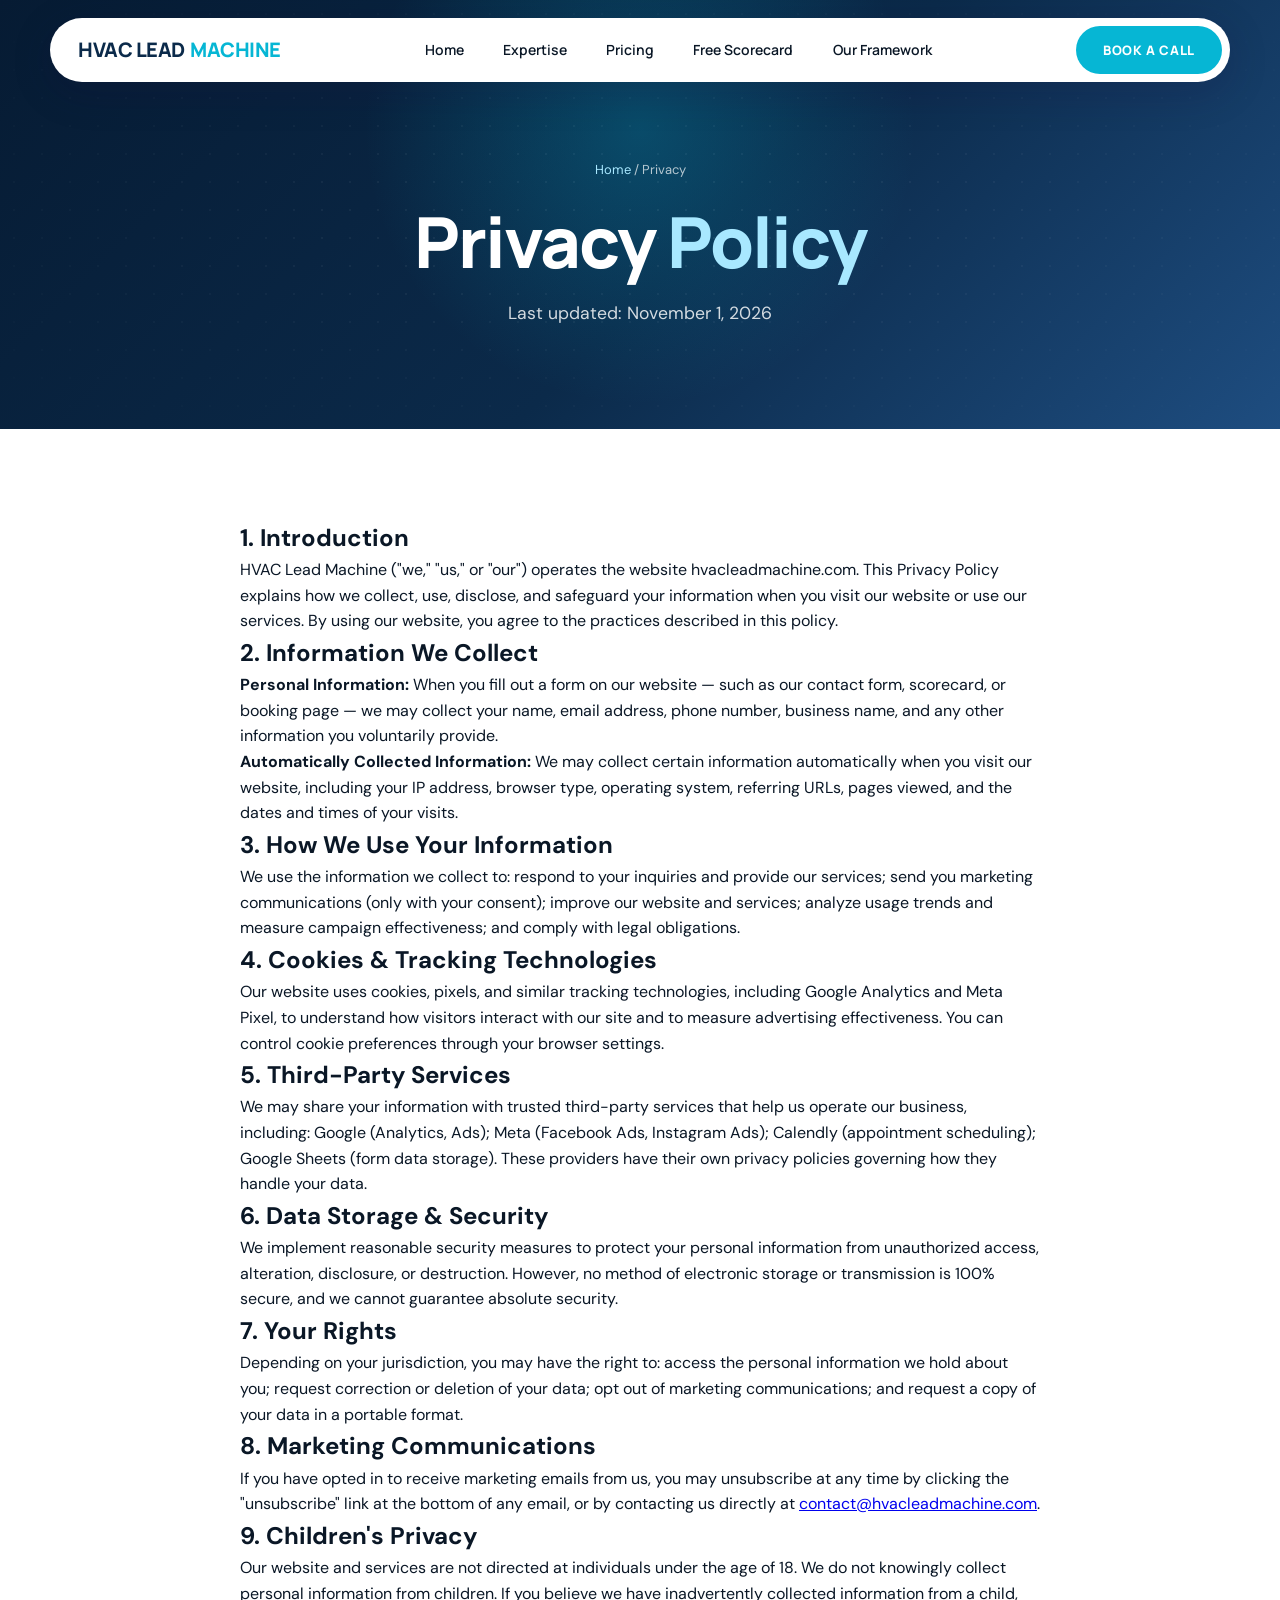
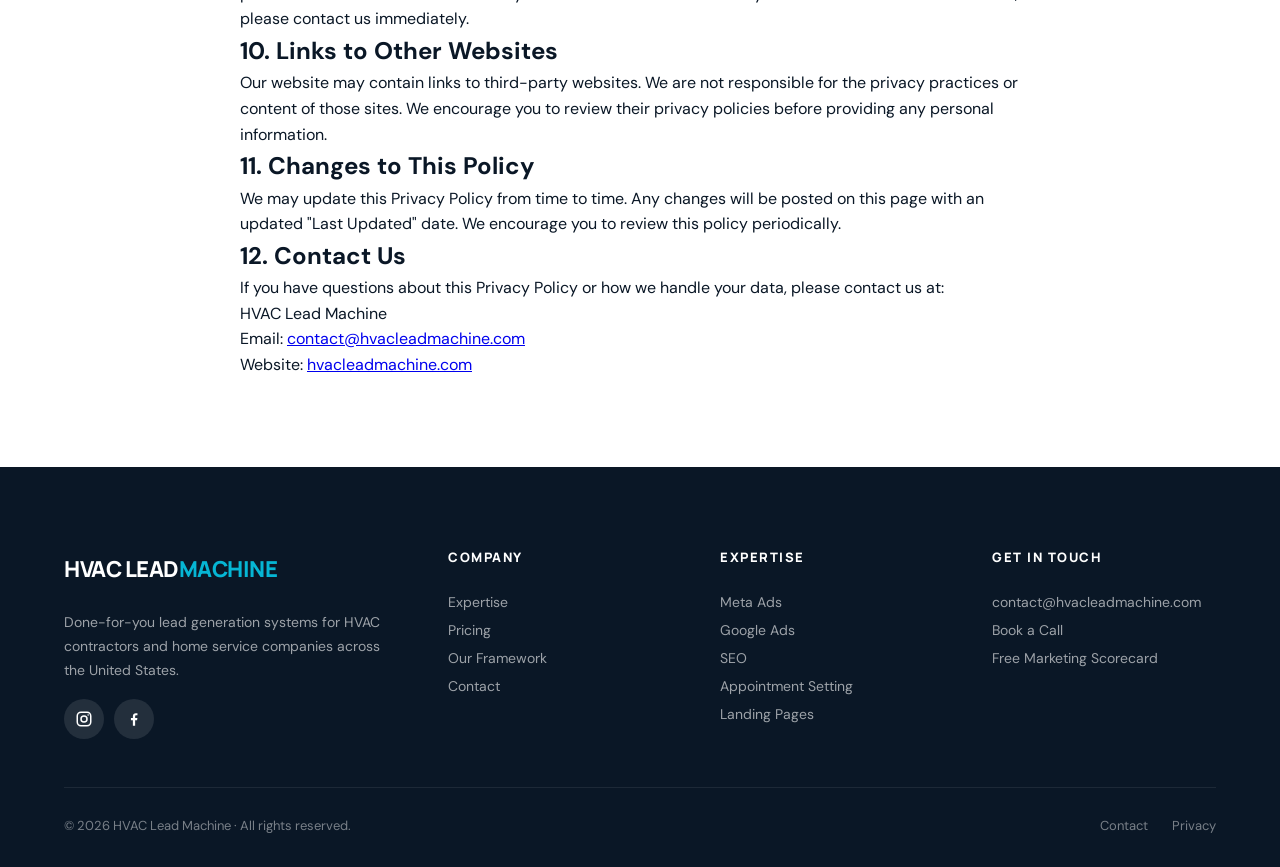
<file: privacy.html>
<!doctype html>
<html lang="en">
<head>
<meta charset="utf-8">
<meta name="viewport" content="width=device-width,initial-scale=1">
<title>Privacy Policy | HVAC Lead Machine</title>
<meta name="description" content="Privacy policy for HVAC Lead Machine — how we collect, use, and protect your information.">
<link rel="canonical" href="https://www.hvacleadmachine.com/privacy">
<meta name="robots" content="noindex">
<link rel="icon" href="favicon.svg" type="image/svg+xml">
<link rel="icon" href="favicon.ico" sizes="48x48">
<link rel="apple-touch-icon" href="apple-touch-icon.png">
<link rel="preconnect" href="https://fonts.googleapis.com">
<link rel="preconnect" href="https://fonts.gstatic.com" crossorigin>
<link rel="stylesheet" href="https://fonts.googleapis.com/css2?family=Manrope:wght@600;700;800&family=DM+Sans:wght@400;500;600;700&display=swap">
<link rel="stylesheet" href="styles.css">
<noscript><style>.fade-up{opacity:1!important;transform:none!important;filter:none!important}</style></noscript>
</head>
<body>
<a class="skip-link" href="#main">Skip to main content</a>

<nav class="main-nav">
  <div class="nav-inner">
    <a href="/" class="nav-logo">HVAC LEAD<span class="logo-accent">MACHINE</span></a>
    <ul class="nav-links">
      <li><a href="/">Home</a></li>
      <li><a href="/expertise">Expertise</a></li>
      <li><a href="/pricing">Pricing</a></li>
      <li><a href="/scorecard">Free Scorecard</a></li>
      <li><a href="/framework">Our Framework</a></li>
    </ul>
    <a href="/contact" class="nav-cta">Book a Call</a>
    <button class="nav-hamburger" aria-label="Menu" aria-expanded="false" aria-controls="mobile-menu"><span></span><span></span><span></span></button>
  </div>
</nav>
<div class="mobile-menu" id="mobile-menu"><a href="/">Home</a><a href="/expertise">Expertise</a><a href="/pricing">Pricing</a><a href="/scorecard">Free Scorecard</a><a href="/framework">Our Framework</a><a href="/contact" class="mob-cta">Book a Call</a></div>

<main id="main" class="page-body">

<div class="page-hero"><div class="page-hero-glow"></div><div class="page-hero-inner">
  <div class="page-breadcrumb"><a href="/">Home</a> / Privacy</div>
  <h1 class="page-title fade-up">Privacy <span class="accent">Policy</span></h1>
  <p class="page-desc fade-up">Last updated: November 1, 2026</p>
</div></div>

<section class="section">
  <div class="section-inner" style="max-width:800px">
    <div class="prose fade-up">

<h2>1. Introduction</h2>
<p>HVAC Lead Machine ("we," "us," or "our") operates the website hvacleadmachine.com. This Privacy Policy explains how we collect, use, disclose, and safeguard your information when you visit our website or use our services. By using our website, you agree to the practices described in this policy.</p>

<h2>2. Information We Collect</h2>
<p><strong>Personal Information:</strong> When you fill out a form on our website — such as our contact form, scorecard, or booking page — we may collect your name, email address, phone number, business name, and any other information you voluntarily provide.</p>
<p><strong>Automatically Collected Information:</strong> We may collect certain information automatically when you visit our website, including your IP address, browser type, operating system, referring URLs, pages viewed, and the dates and times of your visits.</p>

<h2>3. How We Use Your Information</h2>
<p>We use the information we collect to: respond to your inquiries and provide our services; send you marketing communications (only with your consent); improve our website and services; analyze usage trends and measure campaign effectiveness; and comply with legal obligations.</p>

<h2>4. Cookies & Tracking Technologies</h2>
<p>Our website uses cookies, pixels, and similar tracking technologies, including Google Analytics and Meta Pixel, to understand how visitors interact with our site and to measure advertising effectiveness. You can control cookie preferences through your browser settings.</p>

<h2>5. Third-Party Services</h2>
<p>We may share your information with trusted third-party services that help us operate our business, including: Google (Analytics, Ads); Meta (Facebook Ads, Instagram Ads); Calendly (appointment scheduling); Google Sheets (form data storage). These providers have their own privacy policies governing how they handle your data.</p>

<h2>6. Data Storage & Security</h2>
<p>We implement reasonable security measures to protect your personal information from unauthorized access, alteration, disclosure, or destruction. However, no method of electronic storage or transmission is 100% secure, and we cannot guarantee absolute security.</p>

<h2>7. Your Rights</h2>
<p>Depending on your jurisdiction, you may have the right to: access the personal information we hold about you; request correction or deletion of your data; opt out of marketing communications; and request a copy of your data in a portable format.</p>

<h2>8. Marketing Communications</h2>
<p>If you have opted in to receive marketing emails from us, you may unsubscribe at any time by clicking the "unsubscribe" link at the bottom of any email, or by contacting us directly at <a href="mailto:contact@hvacleadmachine.com">contact@hvacleadmachine.com</a>.</p>

<h2>9. Children's Privacy</h2>
<p>Our website and services are not directed at individuals under the age of 18. We do not knowingly collect personal information from children. If you believe we have inadvertently collected information from a child, please contact us immediately.</p>

<h2>10. Links to Other Websites</h2>
<p>Our website may contain links to third-party websites. We are not responsible for the privacy practices or content of those sites. We encourage you to review their privacy policies before providing any personal information.</p>

<h2>11. Changes to This Policy</h2>
<p>We may update this Privacy Policy from time to time. Any changes will be posted on this page with an updated "Last Updated" date. We encourage you to review this policy periodically.</p>

<h2>12. Contact Us</h2>
<p>If you have questions about this Privacy Policy or how we handle your data, please contact us at:</p>
<p>HVAC Lead Machine<br>Email: <a href="mailto:contact@hvacleadmachine.com">contact@hvacleadmachine.com</a><br>Website: <a href="https://www.hvacleadmachine.com">hvacleadmachine.com</a></p>

    </div>
  </div>
</section>

</main>

<footer class="site-footer">
  <div class="footer-inner">
    <div class="footer-col footer-brand">
      <a href="/" class="nav-logo">HVAC LEAD<span class="logo-accent">MACHINE</span></a>
      <p>Done-for-you lead generation systems for HVAC contractors and home service companies across the United States.</p>
      <div class="footer-social"><a href="#" target="_blank" rel="noopener" aria-label="HVAC Lead Machine on Instagram"><svg viewBox="0 0 24 24" fill="none" stroke="currentColor" stroke-width="2" stroke-linecap="round" stroke-linejoin="round"><rect x="3" y="3" width="18" height="18" rx="5"/><circle cx="12" cy="12" r="4"/><circle cx="17.5" cy="6.5" r="1" fill="currentColor" stroke="none"/></svg></a><a href="#" target="_blank" rel="noopener" aria-label="HVAC Lead Machine on Facebook"><svg viewBox="0 0 24 24" fill="currentColor"><path d="M13.5 21v-7.5h2.6l.4-3h-3V8.6c0-.9.3-1.5 1.6-1.5h1.5V4.4c-.3 0-1.2-.1-2.2-.1-2.3 0-3.9 1.4-3.9 4v2.2H7.9v3h2.6V21h3z"/></svg></a></div>
    </div>
    <div class="footer-col"><h4>Company</h4><a href="/expertise">Expertise</a><a href="/pricing">Pricing</a><a href="/framework">Our Framework</a><a href="/contact">Contact</a></div>
    <div class="footer-col"><h4>Expertise</h4><a href="/expertise">Meta Ads</a><a href="/expertise">Google Ads</a><a href="/expertise">SEO</a><a href="/expertise">Appointment Setting</a><a href="/expertise">Landing Pages</a></div>
    <div class="footer-col"><h4>Get in Touch</h4><a href="mailto:contact@hvacleadmachine.com">contact@hvacleadmachine.com</a><a href="/contact">Book a Call</a><a href="/scorecard">Free Marketing Scorecard</a></div>
  </div>
  <div class="footer-bottom">
    <div class="footer-copy">© 2026 HVAC Lead Machine · All rights reserved.</div>
    <div class="footer-bottom-links"><a href="/contact">Contact</a><a href="/privacy">Privacy</a></div>
  </div>
</footer>
<script src="script.js"></script>
</body>
</html>
</file>
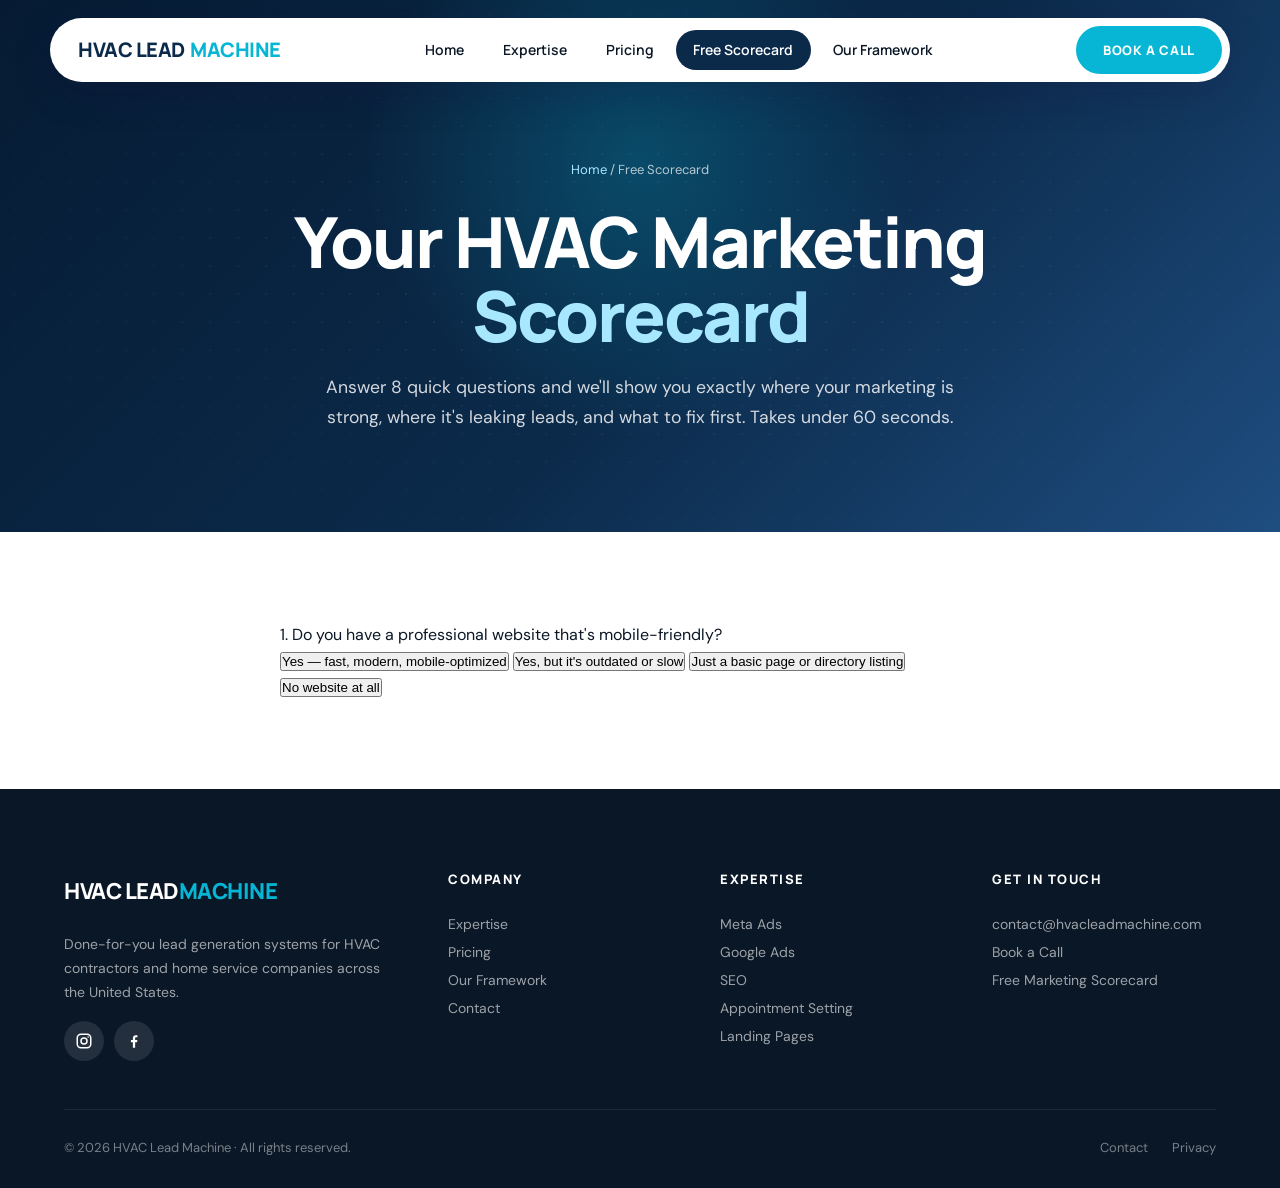
<file: scorecard.html>
<!doctype html>
<html lang="en">
<head>
<meta charset="utf-8">
<meta name="viewport" content="width=device-width,initial-scale=1">
<title>Free HVAC Marketing Scorecard | HVAC Lead Machine</title>
<meta name="description" content="Take this 60-second marketing scorecard and find out exactly where your HVAC business is leaving leads on the table — and what to fix first.">
<link rel="canonical" href="https://www.hvacleadmachine.com/scorecard">
<meta property="og:type" content="website">
<meta property="og:site_name" content="HVAC Lead Machine">
<meta property="og:title" content="Free HVAC Marketing Scorecard | HVAC Lead Machine">
<meta property="og:description" content="Take this 60-second marketing scorecard and find out exactly where your HVAC business is leaving leads on the table — and what to fix first.">
<meta property="og:url" content="https://www.hvacleadmachine.com/scorecard">
<meta property="og:image" content="https://www.hvacleadmachine.com/og-image.png">
<meta property="og:image:width" content="1200">
<meta property="og:image:height" content="630">
<meta name="twitter:card" content="summary_large_image">
<meta name="twitter:title" content="Free HVAC Marketing Scorecard | HVAC Lead Machine">
<meta name="twitter:description" content="Take this 60-second marketing scorecard and find out exactly where your HVAC business is leaving leads on the table — and what to fix first.">
<meta name="twitter:image" content="https://www.hvacleadmachine.com/og-image.png">
<link rel="icon" href="favicon.svg" type="image/svg+xml">
<link rel="icon" href="favicon.ico" sizes="48x48">
<link rel="apple-touch-icon" href="apple-touch-icon.png">
<link rel="preconnect" href="https://fonts.googleapis.com">
<link rel="preconnect" href="https://fonts.gstatic.com" crossorigin>
<link rel="stylesheet" href="https://fonts.googleapis.com/css2?family=Manrope:wght@600;700;800&family=DM+Sans:wght@400;500;600;700&display=swap">
<link rel="stylesheet" href="styles.css">
<noscript><style>.fade-up{opacity:1!important;transform:none!important;filter:none!important}</style></noscript>
</head>
<body>
<a class="skip-link" href="#main">Skip to main content</a>

<nav class="main-nav">
  <div class="nav-inner">
    <a href="/" class="nav-logo">HVAC LEAD<span class="logo-accent">MACHINE</span></a>
    <ul class="nav-links">
      <li><a href="/">Home</a></li>
      <li><a href="/expertise">Expertise</a></li>
      <li><a href="/pricing">Pricing</a></li>
      <li><a href="/scorecard" class="active">Free Scorecard</a></li>
      <li><a href="/framework">Our Framework</a></li>
    </ul>
    <a href="/contact" class="nav-cta">Book a Call</a>
    <button class="nav-hamburger" aria-label="Menu" aria-expanded="false" aria-controls="mobile-menu"><span></span><span></span><span></span></button>
  </div>
</nav>
<div class="mobile-menu" id="mobile-menu"><a href="/">Home</a><a href="/expertise">Expertise</a><a href="/pricing">Pricing</a><a href="/scorecard">Free Scorecard</a><a href="/framework">Our Framework</a><a href="/contact" class="mob-cta">Book a Call</a></div>

<main id="main" class="page-body">

<div class="page-hero"><div class="page-hero-glow"></div><div class="page-hero-inner">
  <div class="page-breadcrumb"><a href="/">Home</a> / Free Scorecard</div>
  <h1 class="page-title fade-up">Your HVAC Marketing<br><span class="accent">Scorecard</span></h1>
  <p class="page-desc fade-up">Answer 8 quick questions and we'll show you exactly where your marketing is strong, where it's leaking leads, and what to fix first. Takes under 60 seconds.</p>
</div></div>

<section class="section">
  <div class="section-inner" style="max-width:720px">

    <!-- QUIZ -->
    <div id="scorecardQuiz" class="scorecard-quiz fade-up">
      <div class="quiz-progress"><div class="quiz-progress-bar" id="quizBar"></div></div>
      <div class="quiz-step" data-step="1">
        <p class="quiz-q">1. Do you have a professional website that's mobile-friendly?</p>
        <div class="quiz-options">
          <button class="quiz-opt" data-val="3">Yes — fast, modern, mobile-optimized</button>
          <button class="quiz-opt" data-val="2">Yes, but it's outdated or slow</button>
          <button class="quiz-opt" data-val="1">Just a basic page or directory listing</button>
          <button class="quiz-opt" data-val="0">No website at all</button>
        </div>
      </div>
      <div class="quiz-step" data-step="2" style="display:none">
        <p class="quiz-q">2. Is your Google Business Profile fully optimized?</p>
        <div class="quiz-options">
          <button class="quiz-opt" data-val="3">Yes — complete, photos, posts, 50+ reviews</button>
          <button class="quiz-opt" data-val="2">Claimed and partially filled out</button>
          <button class="quiz-opt" data-val="1">Claimed but bare minimum</button>
          <button class="quiz-opt" data-val="0">Not claimed or doesn't exist</button>
        </div>
      </div>
      <div class="quiz-step" data-step="3" style="display:none">
        <p class="quiz-q">3. Are you running paid ads (Meta or Google)?</p>
        <div class="quiz-options">
          <button class="quiz-opt" data-val="3">Yes — managed professionally with tracking</button>
          <button class="quiz-opt" data-val="2">Yes, but managing it myself</button>
          <button class="quiz-opt" data-val="1">Tried it before but stopped</button>
          <button class="quiz-opt" data-val="0">Never run paid ads</button>
        </div>
      </div>
      <div class="quiz-step" data-step="4" style="display:none">
        <p class="quiz-q">4. How do you currently get most of your leads and customers?</p>
        <div class="quiz-options">
          <button class="quiz-opt" data-val="3">Mix of online marketing, referrals, and repeat business</button>
          <button class="quiz-opt" data-val="2">Mostly referrals and word of mouth</button>
          <button class="quiz-opt" data-val="1">Home service platforms (Angi, Thumbtack, etc.)</button>
          <button class="quiz-opt" data-val="0">Not sure / inconsistent</button>
        </div>
      </div>
      <div class="quiz-step" data-step="5" style="display:none">
        <p class="quiz-q">5. How fast do you (or your team) follow up with new leads?</p>
        <div class="quiz-options">
          <button class="quiz-opt" data-val="3">Within 5 minutes — every time</button>
          <button class="quiz-opt" data-val="2">Within a few hours</button>
          <button class="quiz-opt" data-val="1">Same day, usually</button>
          <button class="quiz-opt" data-val="0">Whenever we get around to it</button>
        </div>
      </div>
      <div class="quiz-step" data-step="6" style="display:none">
        <p class="quiz-q">6. Do you have a system to collect and manage reviews?</p>
        <div class="quiz-options">
          <button class="quiz-opt" data-val="3">Yes — automated review requests after every job</button>
          <button class="quiz-opt" data-val="2">We ask sometimes, but no system</button>
          <button class="quiz-opt" data-val="1">We have some reviews but don't actively collect</button>
          <button class="quiz-opt" data-val="0">No reviews or very few</button>
        </div>
      </div>
      <div class="quiz-step" data-step="7" style="display:none">
        <p class="quiz-q">7. Do you market to past customers for repeat business?</p>
        <div class="quiz-options">
          <button class="quiz-opt" data-val="3">Yes — email/text campaigns for maintenance plans & seasonal offers</button>
          <button class="quiz-opt" data-val="2">Occasionally, but nothing consistent</button>
          <button class="quiz-opt" data-val="1">We have a customer list but don't use it</button>
          <button class="quiz-opt" data-val="0">No — once the job is done, that's it</button>
        </div>
      </div>
      <div class="quiz-step" data-step="8" style="display:none">
        <p class="quiz-q">8. Do you track where your leads come from and what they cost?</p>
        <div class="quiz-options">
          <button class="quiz-opt" data-val="3">Yes — we know cost per lead and ROI by channel</button>
          <button class="quiz-opt" data-val="2">We track some things but not everything</button>
          <button class="quiz-opt" data-val="1">We have Google Analytics but don't check it</button>
          <button class="quiz-opt" data-val="0">No tracking at all</button>
        </div>
      </div>
    </div>

    <!-- LEAD CAPTURE -->
    <div id="scorecardCapture" class="scorecard-capture" style="display:none">
      <h2 class="section-title fade-up">Almost There — <span class="accent">See Your Score</span></h2>
      <p class="section-sub fade-up">Enter your details below and we'll show your scorecard results instantly — plus send a copy to your email with personalized recommendations.</p>
      <form class="contact-form fade-up" id="scorecardForm" novalidate>
        <div class="form-group">
          <label for="sc-name">Full Name *</label>
          <input type="text" id="sc-name" name="name" required autocomplete="name">
        </div>
        <div class="form-group">
          <label for="sc-email">Email Address *</label>
          <input type="email" id="sc-email" name="email" required autocomplete="email">
        </div>
        <div class="form-group">
          <label for="sc-phone">Phone Number</label>
          <input type="tel" id="sc-phone" name="phone" autocomplete="tel">
        </div>
        <div class="form-group">
          <label for="sc-business">Business Name</label>
          <input type="text" id="sc-business" name="business" autocomplete="organization">
        </div>
        <button type="submit" class="btn-main" style="width:100%">Show My Results →</button>
      </form>
    </div>

    <!-- RESULTS -->
    <div id="scorecardResults" class="scorecard-results" style="display:none">
      <h2 class="section-title fade-up">Your <span class="accent">Marketing Score</span></h2>
      <div class="score-ring fade-up">
        <svg viewBox="0 0 120 120">
          <circle cx="60" cy="60" r="52" fill="none" stroke="var(--bg-soft)" stroke-width="10"/>
          <circle cx="60" cy="60" r="52" fill="none" stroke="var(--orange)" stroke-width="10" stroke-linecap="round" stroke-dasharray="327" stroke-dashoffset="327" id="scoreArc" transform="rotate(-90 60 60)"/>
        </svg>
        <div class="score-num" id="scoreNum">0</div>
        <div class="score-of">/ 24</div>
      </div>
      <p class="score-verdict" id="scoreVerdict"></p>
      <div class="score-recs" id="scoreRecs"></div>
      <div style="text-align:center;margin-top:2.5rem" class="fade-up">
        <a href="/contact" class="btn-main">Book a Free Strategy Call →</a>
        <p style="margin-top:.75rem;color:var(--muted);font-size:.95rem">We'll walk you through a custom plan to close the gaps in your marketing.</p>
      </div>
    </div>

  </div>
</section>

</main>

<footer class="site-footer">
  <div class="footer-inner">
    <div class="footer-col footer-brand">
      <a href="/" class="nav-logo">HVAC LEAD<span class="logo-accent">MACHINE</span></a>
      <p>Done-for-you lead generation systems for HVAC contractors and home service companies across the United States.</p>
      <div class="footer-social"><a href="#" target="_blank" rel="noopener" aria-label="HVAC Lead Machine on Instagram"><svg viewBox="0 0 24 24" fill="none" stroke="currentColor" stroke-width="2" stroke-linecap="round" stroke-linejoin="round"><rect x="3" y="3" width="18" height="18" rx="5"/><circle cx="12" cy="12" r="4"/><circle cx="17.5" cy="6.5" r="1" fill="currentColor" stroke="none"/></svg></a><a href="#" target="_blank" rel="noopener" aria-label="HVAC Lead Machine on Facebook"><svg viewBox="0 0 24 24" fill="currentColor"><path d="M13.5 21v-7.5h2.6l.4-3h-3V8.6c0-.9.3-1.5 1.6-1.5h1.5V4.4c-.3 0-1.2-.1-2.2-.1-2.3 0-3.9 1.4-3.9 4v2.2H7.9v3h2.6V21h3z"/></svg></a></div>
    </div>
    <div class="footer-col"><h4>Company</h4><a href="/expertise">Expertise</a><a href="/pricing">Pricing</a><a href="/framework">Our Framework</a><a href="/contact">Contact</a></div>
    <div class="footer-col"><h4>Expertise</h4><a href="/expertise">Meta Ads</a><a href="/expertise">Google Ads</a><a href="/expertise">SEO</a><a href="/expertise">Appointment Setting</a><a href="/expertise">Landing Pages</a></div>
    <div class="footer-col"><h4>Get in Touch</h4><a href="mailto:contact@hvacleadmachine.com">contact@hvacleadmachine.com</a><a href="/contact">Book a Call</a><a href="/scorecard">Free Marketing Scorecard</a></div>
  </div>
  <div class="footer-bottom">
    <div class="footer-copy">© 2026 HVAC Lead Machine · All rights reserved.</div>
    <div class="footer-bottom-links"><a href="/contact">Contact</a><a href="/privacy">Privacy</a></div>
  </div>
</footer>
<script src="script.js"></script>
</body>
</html>
</file>
<file: styles.css>
*,*::before,*::after{box-sizing:border-box;margin:0;padding:0}
:root{
  --purple:#0B2A4A;
  --purple-deep:#061B33;
  --purple-light:#1E4D80;
  --orange:#06B6D4;
  --orange-deep:#0891B2;
  --pink:#38BDF8;
  --green:#0F5132;
  --green-light:#14B87A;
  --accent-soft:#A8E8FF;
  --ink:#0A1726;
  --ink2:#1F2A3D;
  --muted:#5F6B7B;
  --line:#E4ECF2;
  --bg:#FFFFFF;
  --bg-soft:#F4F8FB;
  --bg2:#F4F8FB;
  --bg3:#EDF2F7;
  --font-head:'Manrope','Syne',sans-serif;
  --font-body:'DM Sans',sans-serif;
  --radius:14px;
  --radius-lg:22px;
  --radius-pill:999px;
}
html{scroll-behavior:smooth}
body{font-family:var(--font-body);background:var(--bg);color:var(--ink);font-size:16px;line-height:1.6;overflow-x:hidden;-webkit-tap-highlight-color:transparent}

/* Prevent accidental text-selection / long-press callout when tapping around the page.
   Form fields are explicitly re-enabled so people can still select/edit what they type. */
body,h1,h2,h3,h4,h5,h6,p,a,button,li,span,div,label{-webkit-user-select:none;-moz-user-select:none;user-select:none;-webkit-touch-callout:none}
input,textarea,select,option{-webkit-user-select:text;-moz-user-select:text;user-select:text;-webkit-touch-callout:default}
::-webkit-scrollbar{width:6px}::-webkit-scrollbar-track{background:#f4f4f6}::-webkit-scrollbar-thumb{background:linear-gradient(180deg,var(--orange),var(--purple));border-radius:3px}

/* ===== NAV ===== */
nav.main-nav{position:fixed;top:18px;left:50%;transform:translateX(-50%);z-index:200;background:#fff;border-radius:var(--radius-pill);padding:8px 8px 8px 28px;display:flex;align-items:center;gap:1.5rem;box-shadow:0 10px 40px rgba(20,10,60,.18);width:calc(100% - 40px);max-width:1180px;transition:box-shadow .3s,top .3s}
nav.main-nav.scrolled{box-shadow:0 8px 28px rgba(20,10,60,.22)}
.nav-inner{display:flex;justify-content:space-between;align-items:center;width:100%;gap:1rem}
.nav-logo{font-family:var(--font-head);font-size:20px;font-weight:800;color:var(--purple);text-decoration:none;letter-spacing:-.5px;display:flex;align-items:center;gap:.35rem;line-height:1;white-space:nowrap}
.nav-logo .logo-accent{color:var(--orange)}
.nav-links{display:flex;gap:.25rem;list-style:none;align-items:center}
.nav-links a{color:var(--ink);text-decoration:none;font-size:14px;font-weight:600;padding:.65rem 1.1rem;border-radius:var(--radius-pill);transition:all .2s;font-family:var(--font-head)}
.nav-links a:hover{background:#E0F2FE;color:var(--purple)}
.nav-links a.active{background:var(--purple);color:#fff}
.nav-cta{background:var(--orange);color:#fff;padding:.85rem 1.7rem;border-radius:var(--radius-pill);font-size:13px;font-weight:800;text-decoration:none;font-family:var(--font-head);letter-spacing:.6px;text-transform:uppercase;transition:all .25s;white-space:nowrap}
.nav-cta:hover{background:var(--orange-deep);transform:translateY(-1px);box-shadow:0 8px 24px rgba(6,182,212,.35)}
.nav-hamburger{display:none;flex-direction:column;gap:5px;cursor:pointer;padding:8px;background:var(--purple);border-radius:50%;border:none;width:44px;height:44px;align-items:center;justify-content:center}
.nav-hamburger span{display:block;width:18px;height:2px;background:#fff;border-radius:2px}
.mobile-menu{display:none;position:fixed;top:80px;left:20px;right:20px;background:#fff;border-radius:var(--radius-lg);padding:1.25rem;z-index:199;flex-direction:column;gap:.25rem;box-shadow:0 20px 60px rgba(20,10,60,.25)}
.mobile-menu.open{display:flex}
.mobile-menu a{color:var(--ink);text-decoration:none;font-size:15px;font-weight:700;padding:.85rem 1rem;border-radius:var(--radius-pill);font-family:var(--font-head)}
.mobile-menu a:hover{background:#E0F2FE;color:var(--purple)}
.mobile-menu .mob-cta{background:var(--orange);color:#fff;text-align:center;margin-top:.5rem}

.page-body{padding-top:0}

/* ===== SHARED ===== */
.section{padding:90px 5%;position:relative}
.section-inner{max-width:1240px;margin:0 auto;position:relative}
.section-tag{font-family:var(--font-head);font-size:12px;font-weight:800;letter-spacing:2px;text-transform:uppercase;color:var(--orange);margin-bottom:1rem;display:inline-flex;align-items:center;gap:.6rem}
.section-tag::before{content:'';width:24px;height:2px;background:var(--orange);display:inline-block}
h2.section-title{font-family:var(--font-head);font-size:clamp(2.2rem,4.5vw,3.6rem);font-weight:800;letter-spacing:-1.5px;line-height:1.05;margin-bottom:1rem;color:var(--ink)}
h2.section-title .accent{color:var(--purple);background:linear-gradient(135deg,var(--purple) 0%,var(--pink) 60%,var(--orange) 100%);-webkit-background-clip:text;background-clip:text;-webkit-text-fill-color:transparent}
.section-sub{font-size:1.05rem;color:var(--muted);max-width:600px;margin-bottom:3rem;line-height:1.7;font-weight:400}

/* Buttons */
.btn-main,.cta-btn{background:var(--orange);color:#fff;padding:1.05rem 2.2rem;border-radius:var(--radius-pill);font-weight:800;font-size:14px;text-decoration:none;font-family:var(--font-head);letter-spacing:.5px;text-transform:uppercase;transition:all .25s;display:inline-flex;align-items:center;gap:.6rem;border:none;cursor:pointer;position:relative;overflow:hidden;isolation:isolate}
.btn-main:hover,.cta-btn:hover{background:var(--orange-deep);transform:translateY(-2px);box-shadow:0 12px 30px rgba(6,182,212,.35)}
.btn-main::before,.cta-btn::before,.nav-cta::before{content:'';position:absolute;top:0;left:-120%;width:60%;height:100%;background:linear-gradient(120deg,transparent 0,rgba(255,255,255,.5) 50%,transparent 100%);transform:skewX(-20deg);transition:left .8s ease;z-index:-1}
.btn-main:hover::before,.cta-btn:hover::before,.nav-cta:hover::before{left:140%}
.nav-cta{position:relative;overflow:hidden;isolation:isolate}
.btn-ghost{border:1.5px solid rgba(255,255,255,.5);color:#fff;padding:1rem 2.2rem;border-radius:var(--radius-pill);font-weight:700;font-size:14px;text-decoration:none;transition:all .25s;display:inline-flex;align-items:center;gap:.6rem;background:transparent;font-family:var(--font-head);letter-spacing:.5px;text-transform:uppercase;cursor:pointer}
.btn-ghost:hover{border-color:#fff;background:rgba(255,255,255,.1);transform:translateY(-2px)}

/* ===== HERO ===== */
.hero{background:linear-gradient(135deg,var(--purple-deep) 0%,var(--purple) 45%,var(--purple-light) 100%);background-size:200% 200%;animation:meshShift 18s ease-in-out infinite;position:relative;overflow:hidden;padding:140px 5% 80px;min-height:100vh;display:flex;align-items:center;color:#fff}
@keyframes meshShift{0%,100%{background-position:0% 50%}50%{background-position:100% 50%}}
.hero::before{content:'';position:absolute;inset:0;background-image:radial-gradient(rgba(255,255,255,.07) 1px,transparent 1px);background-size:28px 28px;mask-image:radial-gradient(ellipse 70% 70% at 30% 30%,black,transparent 80%);pointer-events:none}
.hero::after{content:'';position:absolute;inset:-20%;background:radial-gradient(circle at 20% 30%,rgba(6,182,212,.35) 0,transparent 35%),radial-gradient(circle at 80% 70%,rgba(56,189,248,.30) 0,transparent 38%),radial-gradient(circle at 60% 20%,rgba(20,184,122,.18) 0,transparent 30%);filter:blur(40px);animation:orbDrift 22s ease-in-out infinite;pointer-events:none;z-index:1}
@keyframes orbDrift{0%,100%{transform:translate(0,0) scale(1)}33%{transform:translate(4%,-3%) scale(1.08)}66%{transform:translate(-3%,4%) scale(.95)}}
.hero-inner{max-width:1240px;margin:0 auto;position:relative;z-index:2;width:100%;display:grid;grid-template-columns:1.1fr 1fr;gap:3rem;align-items:center;perspective:1400px}
.hero-eyebrow{display:inline-flex;align-items:center;gap:.7rem;font-size:14px;color:rgba(255,255,255,.85);margin-bottom:1.5rem;font-weight:500}
h1.hero-title{font-family:var(--font-head);font-size:clamp(2.8rem,6vw,5.4rem);font-weight:800;line-height:1.02;letter-spacing:-2.5px;margin-bottom:2.25rem;color:#fff}
.hero-title .accent{color:#A8E8FF}
.hero-sub{font-size:1.1rem;color:rgba(255,255,255,.82);max-width:520px;margin-bottom:2.5rem;line-height:1.7;font-weight:400}
.hero-actions{display:flex;gap:1rem;flex-wrap:wrap;align-items:center}
.hero-visual{position:relative;display:flex;align-items:center;justify-content:center;min-height:480px}
.hero-visual::before,.hero-visual::after{content:'';position:absolute;border-radius:50%;filter:blur(2px);z-index:0;pointer-events:none}
.hero-visual::before{width:90px;height:90px;top:8%;left:6%;background:radial-gradient(circle at 30% 30%,#7DD3FC,#0284C7);box-shadow:0 20px 50px rgba(2,132,199,.45);animation:floatA 7s ease-in-out infinite}
.hero-visual::after{width:60px;height:60px;bottom:10%;right:8%;background:radial-gradient(circle at 30% 30%,#A7F3D0,#0F5132);box-shadow:0 20px 50px rgba(15,81,50,.45);animation:floatB 9s ease-in-out infinite}
@keyframes floatA{0%,100%{transform:translateY(0) translateX(0) rotate(0)}50%{transform:translateY(-22px) translateX(12px) rotate(20deg)}}
@keyframes floatB{0%,100%{transform:translateY(0) translateX(0) rotate(0)}50%{transform:translateY(18px) translateX(-14px) rotate(-15deg)}}
.hero-blob{width:100%;max-width:380px;height:auto;filter:drop-shadow(0 30px 80px rgba(40,5,80,.55));transform-style:preserve-3d;animation:blob3d 9s ease-in-out infinite}
@keyframes blob3d{0%,100%{transform:translateY(0) rotateY(-8deg) rotateX(2deg) rotateZ(-2deg)}25%{transform:translateY(-14px) rotateY(6deg) rotateX(-3deg) rotateZ(2deg)}50%{transform:translateY(-20px) rotateY(10deg) rotateX(4deg) rotateZ(3deg)}75%{transform:translateY(-8px) rotateY(-4deg) rotateX(2deg) rotateZ(-1deg)}}
.hero-visual .glow-ring{position:absolute;inset:0;margin:auto;width:70%;aspect-ratio:1;border-radius:50%;background:conic-gradient(from 0deg,#06B6D4,#38BDF8,#1E4D80,#14B87A,#06B6D4);filter:blur(60px);opacity:.55;animation:spin 14s linear infinite;z-index:0}
@keyframes spin{to{transform:rotate(360deg)}}
.hero-wave{position:absolute;left:0;right:0;bottom:-2px;width:100%;height:120px;z-index:3;pointer-events:none}
.hero-wave path.fill{fill:#fff}

/* ===== MARQUEE ===== */
.marquee{background:transparent;padding:1.5rem 0;overflow:hidden;border-top:1px solid var(--line);border-bottom:1px solid var(--line);position:relative;mask-image:linear-gradient(90deg,transparent,#000 8%,#000 92%,transparent)}
.marquee-inner{display:flex;gap:3rem;animation:ticker 30s linear infinite;white-space:nowrap}
@keyframes ticker{0%{transform:translateX(0)}100%{transform:translateX(-50%)}}
.marquee-item{font-family:var(--font-head);font-size:clamp(2rem,4vw,3.5rem);font-weight:800;color:var(--ink);letter-spacing:-1.5px;display:flex;align-items:center;gap:1.5rem;flex-shrink:0}
.marquee-item .sep{color:var(--orange);font-size:1.5rem;animation:spin 8s linear infinite;display:inline-block}
.marquee-item .outline{-webkit-text-stroke:1.5px var(--ink);-webkit-text-fill-color:transparent;color:transparent}

/* ===== SERVICES/EXPERTISE CARDS ===== */
.services-preview{padding:90px 5%;background:#fff}
.svc-grid-home,.services-grid{display:grid;grid-template-columns:repeat(3,1fr);gap:1.5rem;margin-top:1rem}
.svc-card{background:#fff;border:1px solid var(--line);border-radius:var(--radius-lg);padding:2.25rem;transition:all .35s;position:relative;overflow:hidden;cursor:pointer;transform-style:preserve-3d}
.svc-card:hover{transform:translateY(-8px) rotateX(4deg) rotateY(-4deg) scale(1.02);box-shadow:0 30px 60px -20px rgba(6,40,80,.35),0 0 0 1px rgba(6,182,212,.15)}
.svc-card::after{content:'';position:absolute;inset:auto -40% -60% auto;width:240px;height:240px;background:radial-gradient(circle,rgba(6,182,212,.18) 0%,transparent 60%);opacity:0;transition:opacity .4s;pointer-events:none}
.svc-card:hover::after{opacity:1}
.svc-card::before{content:'';position:absolute;inset:0;border-radius:inherit;padding:1.5px;background:linear-gradient(135deg,#06B6D4,#38BDF8,#14B87A);-webkit-mask:linear-gradient(#000 0 0) content-box,linear-gradient(#000 0 0);-webkit-mask-composite:xor;mask-composite:exclude;opacity:0;transition:opacity .35s;pointer-events:none}
.svc-card:hover::before{opacity:1}
.svc-icon{width:64px;height:64px;border-radius:18px;background:linear-gradient(135deg,var(--purple),var(--orange));display:flex;align-items:center;justify-content:center;margin-bottom:1.5rem;color:#fff;box-shadow:0 12px 28px rgba(6,40,80,.28);position:relative;overflow:hidden;transition:transform .5s cubic-bezier(.2,.8,.2,1)}
.svc-icon::after{content:'';position:absolute;inset:0;background:radial-gradient(circle at 30% 25%,rgba(255,255,255,.55),transparent 55%);opacity:.7}
.svc-icon svg{color:#fff;width:28px;height:28px}
.svc-card:hover .svc-icon{transform:rotateY(180deg) scale(1.1)}
.svc-title{font-family:var(--font-head);font-size:1.4rem;font-weight:800;margin-bottom:.4rem;color:var(--ink);letter-spacing:-.5px;line-height:1.2}
.svc-outcome{font-size:11px;font-weight:800;letter-spacing:1.2px;text-transform:uppercase;color:var(--orange);margin-bottom:.85rem}
.svc-desc{font-size:14.5px;color:var(--muted);line-height:1.7}
.svc-visit{display:inline-flex;align-items:center;gap:.4rem;margin-top:1.25rem;font-family:var(--font-head);font-size:13px;font-weight:800;color:var(--purple);text-transform:uppercase;letter-spacing:.5px;text-decoration:none}
.svc-features{margin-top:1.25rem;padding-top:1.25rem;border-top:1px solid var(--line);display:flex;flex-direction:column;gap:.5rem}
.svc-feature{font-size:13px;color:var(--ink2);display:flex;align-items:center;gap:.55rem}
.svc-feature::before{content:'✓';color:var(--orange);font-weight:800;font-size:13px;flex-shrink:0}
.section-cta-link{margin-top:3rem;text-align:center}

/* ===== STATS STRIP ===== */
.stats-strip{background:#fff;padding:70px 5%;border-bottom:1px solid var(--line)}
.stats-grid{max-width:1240px;margin:0 auto;display:grid;grid-template-columns:repeat(4,1fr);gap:2rem;text-align:center}
.stat-item .stat-num{font-family:var(--font-head);font-size:clamp(2.5rem,5vw,4.2rem);font-weight:800;background:linear-gradient(110deg,var(--purple) 0%,var(--orange) 35%,var(--pink) 60%,var(--green-light) 85%,var(--purple) 100%);background-size:300% 100%;-webkit-background-clip:text;background-clip:text;-webkit-text-fill-color:transparent;letter-spacing:-2px;line-height:1;display:flex;align-items:flex-start;justify-content:center;gap:.15em;animation:shimmer 6s linear infinite}
@keyframes shimmer{to{background-position:300% 0}}
.stat-item .stat-num .plus{color:var(--orange);-webkit-text-fill-color:var(--orange);font-size:.6em;margin-top:.15em}
.stat-item .stat-label{font-size:14px;color:var(--muted);margin-top:.5rem;font-weight:500}
.stat-item{transition:transform .4s}
.stat-item:hover{transform:translateY(-6px) scale(1.04)}

/* ===== FRAMEWORK / STEPS ===== */
.framework-section{padding:100px 5%;background:#fff}
.fw-grid{display:grid;grid-template-columns:repeat(3,1fr);gap:1.5rem;margin-top:3rem}
.fw-card{background:var(--bg-soft);border:1px solid transparent;border-radius:var(--radius-lg);padding:2rem 1.5rem;text-align:left;transition:all .35s;position:relative;overflow:hidden;transform-style:preserve-3d}
.fw-card:hover{background:#fff;border-color:var(--line);transform:translateY(-6px) rotateX(3deg) scale(1.015);box-shadow:0 26px 50px -18px rgba(6,40,80,.30)}
.fw-num{font-family:var(--font-head);font-size:3.5rem;font-weight:800;background:linear-gradient(135deg,var(--purple),var(--orange));-webkit-background-clip:text;background-clip:text;-webkit-text-fill-color:transparent;line-height:1;margin-bottom:.75rem;letter-spacing:-2px;opacity:.85;background-size:200% 100%;animation:shimmer 7s linear infinite}
.fw-title{font-family:var(--font-head);font-size:1.15rem;font-weight:800;color:var(--ink);margin-bottom:.6rem;letter-spacing:-.3px}
.fw-desc{font-size:13.5px;color:var(--muted);line-height:1.7}
.fw-items{margin-top:1rem;display:flex;flex-direction:column;gap:.4rem}
.fw-item{font-size:13px;color:var(--ink2);display:flex;align-items:center;gap:.5rem}
.fw-item::before{content:'✓';color:var(--orange);font-weight:800;font-size:12px;flex-shrink:0}

/* Long-form detail cards (framework.html) — keep a subtle hover, drop the 3D tilt meant for small preview tiles */
.fw-card-detail:hover{transform:none;box-shadow:0 10px 34px -16px rgba(6,40,80,.18)}
.step-sub{margin:1.5rem 0}
.step-sub h4{font-family:var(--font-head);font-size:1.02rem;font-weight:800;color:var(--ink);letter-spacing:-.2px;margin-bottom:.5rem}
.step-sub p{font-size:14px;color:var(--muted);line-height:1.75;margin-bottom:.75rem}
.step-example{background:var(--bg-soft);border-left:3px solid var(--orange);border-radius:0 12px 12px 0;padding:1rem 1.25rem;font-size:13.5px;color:var(--ink2);line-height:1.75}

/* ===== WHY US ===== */
.why-section{padding:100px 5%;background:#fff}
.why-grid{display:grid;grid-template-columns:repeat(4,1fr);gap:1rem;margin-top:3rem}
.why-card{background:var(--bg-soft);border-radius:var(--radius-lg);padding:1.75rem 1.4rem;text-align:left;transition:all .35s;border:1px solid transparent;transform-style:preserve-3d}
.why-card:hover{background:#fff;border-color:var(--line);transform:translateY(-4px);box-shadow:0 18px 40px rgba(20,10,60,.08)}
.why-num{font-family:var(--font-head);font-size:2rem;font-weight:800;color:var(--purple);opacity:.25;margin-bottom:.5rem}
.why-title{font-family:var(--font-head);font-size:1.05rem;font-weight:800;margin-bottom:.6rem;color:var(--ink);letter-spacing:-.3px}
.why-desc{font-size:13.5px;color:var(--muted);line-height:1.7}

/* ===== PAGE HERO ===== */
.page-hero{background:linear-gradient(135deg,var(--purple-deep) 0%,var(--purple) 55%,var(--purple-light) 100%);color:#fff;padding:160px 5% 100px;position:relative;overflow:hidden}
.page-hero::before{content:'';position:absolute;inset:0;background-image:radial-gradient(rgba(255,255,255,.07) 1px,transparent 1px);background-size:28px 28px;mask-image:radial-gradient(ellipse 80% 80% at 50% 50%,black,transparent 90%);pointer-events:none}
.page-hero-inner{max-width:1240px;margin:0 auto;position:relative;z-index:1;text-align:center}
.page-hero-glow{position:absolute;width:600px;height:600px;border-radius:50%;background:radial-gradient(circle,rgba(6,182,212,.25),transparent 65%);top:30%;left:50%;transform:translate(-50%,-50%);pointer-events:none}
.page-breadcrumb{font-size:13px;color:rgba(255,255,255,.7);margin-bottom:1.5rem}
.page-breadcrumb a{color:#A8E8FF;text-decoration:none}
.page-breadcrumb a:hover{text-decoration:underline}
h1.page-title{font-family:var(--font-head);font-size:clamp(2.4rem,5.5vw,4.6rem);font-weight:800;letter-spacing:-2px;line-height:1.05;margin-bottom:1.25rem;color:#fff}
h1.page-title .accent{color:#A8E8FF}
.page-desc{font-size:1.1rem;color:rgba(255,255,255,.82);max-width:680px;line-height:1.7;font-weight:400;margin:0 auto}

/* ===== CTA SECTION ===== */
.cta-section{background:linear-gradient(135deg,var(--purple-deep),var(--purple) 50%,var(--purple-light) 100%);padding:100px 5%;text-align:center;position:relative;overflow:hidden;color:#fff}
.cta-section::after{content:'';position:absolute;width:600px;height:600px;border-radius:50%;background:radial-gradient(circle,rgba(56,189,248,.35),transparent 65%);top:50%;left:50%;transform:translate(-50%,-50%);animation:pulseGlow 5s ease-in-out infinite;pointer-events:none}
@keyframes pulseGlow{0%,100%{transform:translate(-50%,-50%) scale(1);opacity:.5}50%{transform:translate(-50%,-50%) scale(1.25);opacity:.85}}
.cta-inner{max-width:760px;margin:0 auto;position:relative;z-index:2}
.cta-badge{display:inline-block;padding:8px 20px;border:1px solid rgba(255,255,255,.25);border-radius:var(--radius-pill);font-family:var(--font-head);font-size:12px;font-weight:700;text-transform:uppercase;letter-spacing:1.5px;color:rgba(255,255,255,.85);margin-bottom:2rem}
h2.cta-title{font-family:var(--font-head);font-size:clamp(2.2rem,5vw,3.6rem);font-weight:800;color:#fff;letter-spacing:-1.5px;line-height:1.05;margin-bottom:1.25rem}
h2.cta-title .accent{color:#A8E8FF}
.cta-sub{font-size:1.05rem;color:rgba(255,255,255,.82);margin-bottom:2.5rem;line-height:1.7}
.cta-contacts{display:flex;justify-content:center;gap:.75rem;margin-top:1.5rem;flex-wrap:wrap}
.contact-btn{display:inline-flex;align-items:center;gap:.5rem;background:rgba(255,255,255,.1);border:1px solid rgba(255,255,255,.2);color:#fff;text-decoration:none;padding:.65rem 1.3rem;border-radius:var(--radius-pill);font-size:13px;font-weight:600;transition:all .2s;font-family:var(--font-head)}
.contact-btn:hover{background:#fff;color:var(--purple);border-color:#fff}

/* CTA Strip */
.cta-strip{background:linear-gradient(135deg,var(--purple-deep),var(--purple));padding:80px 5%;text-align:center;color:#fff}
.cta-strip-inner{max-width:700px;margin:0 auto}
.cta-strip h2{font-family:var(--font-head);font-size:clamp(2.2rem,5vw,3.6rem);font-weight:800;color:#fff;letter-spacing:-1.5px;line-height:1.05;margin-bottom:1.25rem}
.cta-strip h2 .accent{color:#A8E8FF}
.cta-strip p{font-size:1.05rem;color:rgba(255,255,255,.82);margin-bottom:2.5rem;line-height:1.7}

/* ===== PRICING CARDS ===== */
.pricing-grid{display:grid;grid-template-columns:repeat(3,1fr);gap:1.5rem;max-width:1240px;margin:0 auto}
.price-card{background:#fff;border:1px solid var(--line);border-radius:var(--radius-lg);padding:2.5rem 2rem;transition:all .35s;position:relative;overflow:hidden;transform-style:preserve-3d}
.price-card:hover{transform:translateY(-6px);box-shadow:0 24px 60px rgba(20,10,60,.10);border-color:transparent}
.price-card.featured{border-color:var(--orange);box-shadow:0 0 0 2px var(--orange)}
.price-card.featured::after{content:'Best Value';position:absolute;top:16px;right:-32px;background:var(--orange);color:#fff;font-size:10px;font-weight:800;padding:4px 40px;transform:rotate(45deg);font-family:var(--font-head);letter-spacing:1px;text-transform:uppercase}
.price-card.featured .price-features{display:grid;grid-template-columns:repeat(2,1fr);gap:.5rem 1.5rem}
@media(max-width:660px){.price-card.featured .price-features{grid-template-columns:1fr}}
.price-label{font-family:var(--font-head);font-size:12px;font-weight:800;letter-spacing:1.5px;text-transform:uppercase;color:var(--orange);margin-bottom:.75rem}
.price-name{font-family:var(--font-head);font-size:1.4rem;font-weight:800;color:var(--ink);margin-bottom:.5rem;letter-spacing:-.5px}
.price-amount{font-family:var(--font-head);font-size:2.8rem;font-weight:800;color:var(--ink);margin-bottom:.25rem;letter-spacing:-2px;line-height:1}
.price-amount span{font-size:.9rem;font-weight:600;color:var(--muted);letter-spacing:0}
.price-desc{font-size:14px;color:var(--muted);line-height:1.7;margin-bottom:1.5rem}
.price-features{display:flex;flex-direction:column;gap:.5rem;margin-bottom:2rem}
.price-feature{font-size:13px;color:var(--ink2);display:flex;align-items:center;gap:.55rem}
.price-feature::before{content:'✓';color:var(--orange);font-weight:800;font-size:13px;flex-shrink:0}
.price-cta{display:block;text-align:center;background:var(--purple);color:#fff;padding:1rem;border-radius:var(--radius-pill);font-weight:800;font-size:13px;text-decoration:none;font-family:var(--font-head);letter-spacing:.5px;text-transform:uppercase;transition:all .25s}
.price-cta:hover{background:var(--orange);transform:translateY(-2px);box-shadow:0 8px 20px rgba(6,182,212,.3)}
.price-card.featured .price-cta{background:var(--orange)}
.price-card.featured .price-cta:hover{background:var(--orange-deep)}

/* ===== SCORECARD ===== */
.scorecard-wrap{max-width:760px;margin:0 auto;background:#fff;border:1px solid var(--line);border-radius:var(--radius-lg);padding:2.5rem;position:relative}
.sc-progress{height:6px;background:var(--bg-soft);border-radius:3px;margin-bottom:2rem;overflow:hidden}
.sc-progress-bar{height:100%;background:linear-gradient(90deg,var(--purple),var(--orange));border-radius:3px;transition:width .4s ease;width:0}
.sc-step{display:none}
.sc-step.active{display:block}
.sc-question{font-family:var(--font-head);font-size:1.25rem;font-weight:800;color:var(--ink);margin-bottom:.5rem;letter-spacing:-.3px}
.sc-hint{font-size:13px;color:var(--muted);margin-bottom:1.5rem}
.sc-options{display:flex;flex-direction:column;gap:.6rem}
.sc-option{display:flex;align-items:center;gap:.75rem;padding:1rem 1.25rem;background:var(--bg-soft);border:1.5px solid var(--line);border-radius:var(--radius);cursor:pointer;transition:all .2s;font-size:14px;color:var(--ink)}
.sc-option:hover{border-color:var(--orange);background:#E0F2FE}
.sc-option.selected{border-color:var(--orange);background:#E0F2FE;font-weight:700}
.sc-option .sc-radio{width:20px;height:20px;border-radius:50%;border:2px solid var(--line);flex-shrink:0;display:flex;align-items:center;justify-content:center;transition:all .2s}
.sc-option.selected .sc-radio{border-color:var(--orange);background:var(--orange)}
.sc-option.selected .sc-radio::after{content:'';width:8px;height:8px;border-radius:50%;background:#fff}
.sc-nav{display:flex;justify-content:space-between;align-items:center;margin-top:2rem;gap:1rem}
.sc-nav .btn-main{font-size:13px;padding:.85rem 2rem}
.sc-back{background:transparent;border:1.5px solid var(--line);color:var(--ink);padding:.85rem 2rem;border-radius:var(--radius-pill);font-weight:700;font-size:13px;cursor:pointer;font-family:var(--font-head);transition:all .2s}
.sc-back:hover{border-color:var(--purple);color:var(--purple)}
.sc-counter{font-size:13px;color:var(--muted);font-weight:600}

/* Scorecard lead capture */
.sc-lead-form{display:none}
.sc-lead-form.active{display:block}
.sc-lead-form .field-wrap{margin-bottom:1rem}

/* Scorecard results */
.sc-results{display:none;text-align:center}
.sc-results.active{display:block}
.sc-score-ring{width:160px;height:160px;border-radius:50%;border:8px solid var(--line);display:flex;align-items:center;justify-content:center;margin:0 auto 1.5rem;position:relative}
.sc-score-num{font-family:var(--font-head);font-size:3rem;font-weight:800;background:linear-gradient(135deg,var(--purple),var(--orange));-webkit-background-clip:text;background-clip:text;-webkit-text-fill-color:transparent}
.sc-score-label{font-size:12px;color:var(--muted);font-weight:700;text-transform:uppercase;letter-spacing:1px}
.sc-recs{text-align:left;margin-top:2rem;display:flex;flex-direction:column;gap:.75rem}
.sc-rec{padding:1rem 1.25rem;background:var(--bg-soft);border-radius:var(--radius);border-left:3px solid var(--orange);font-size:14px;color:var(--ink2);line-height:1.6}

/* ===== PARTNERS ===== */
.partners-grid{display:grid;grid-template-columns:repeat(4,1fr);gap:1.5rem}
.partner-card{background:#fff;border:1px solid var(--line);border-radius:var(--radius-lg);padding:2rem;text-align:center;transition:all .3s;transform-style:preserve-3d}
.partner-card:hover{transform:translateY(-4px);box-shadow:0 18px 40px rgba(20,10,60,.10);border-color:transparent}
.partner-logo{width:80px;height:80px;border-radius:18px;background:linear-gradient(135deg,#E0F2FE 0%,#CCFBF1 100%);display:flex;align-items:center;justify-content:center;margin:0 auto 1rem;font-family:var(--font-head);font-size:1.5rem;font-weight:800;color:var(--purple)}
.partner-name{font-family:var(--font-head);font-size:1rem;font-weight:800;color:var(--ink);margin-bottom:.3rem}
.partner-type{font-size:12px;color:var(--muted);font-weight:500}

/* ===== INDUSTRIES SERVED ===== */
.ind-grid{display:grid;grid-template-columns:repeat(2,1fr);gap:1.5rem;max-width:1100px;margin:0 auto}
.ind-card{background:#fff;border:1px solid var(--line);border-radius:var(--radius-lg);padding:2rem;transition:all .3s;transform-style:preserve-3d}
.ind-card:hover{border-color:transparent;box-shadow:0 18px 40px rgba(20,10,60,.10);transform:translateY(-3px)}
.ind-icon{font-size:2.2rem;margin-bottom:.85rem}
.ind-title{font-family:var(--font-head);font-size:1.15rem;font-weight:800;margin-bottom:.5rem;color:var(--ink);letter-spacing:-.3px}
.ind-desc{font-size:14px;color:var(--muted);line-height:1.65}
.ind-subs{display:flex;flex-wrap:wrap;gap:.4rem;margin-top:.75rem}
.ind-sub{font-size:11px;padding:4px 10px;border-radius:var(--radius-pill);border:1px solid var(--line);color:var(--muted);font-weight:700;font-family:var(--font-head);letter-spacing:.3px;text-transform:uppercase;background:#fff}

/* ===== FOOTER ===== */
footer.site-footer{background:var(--ink);color:#fff;padding:80px 5% 30px;position:relative;overflow:hidden}
.footer-inner{max-width:1240px;margin:0 auto;display:grid;grid-template-columns:1.5fr 1fr 1fr 1fr;gap:3rem;padding-bottom:3rem;border-bottom:1px solid rgba(255,255,255,.08)}
.footer-col h4{font-family:var(--font-head);font-size:13px;font-weight:800;color:#fff;text-transform:uppercase;letter-spacing:1.5px;margin-bottom:1.25rem}
.footer-col a,.footer-col p{display:block;color:rgba(255,255,255,.6);text-decoration:none;font-size:14px;line-height:2;transition:color .2s}
.footer-col a:hover{color:var(--orange)}
.footer-brand .nav-logo{color:#fff;font-size:22px;margin-bottom:1.25rem}
.footer-brand .nav-logo .logo-accent{color:var(--orange)}
.footer-brand p{font-size:14px;color:rgba(255,255,255,.6);line-height:1.7;max-width:340px}
.footer-bottom{max-width:1240px;margin:0 auto;padding-top:1.75rem;display:flex;justify-content:space-between;align-items:center;flex-wrap:wrap;gap:1rem}
.footer-copy{font-size:13px;color:rgba(255,255,255,.45)}
.footer-bottom-links{display:flex;gap:1.5rem}
.footer-bottom-links a{font-size:13px;color:rgba(255,255,255,.45);text-decoration:none}
.footer-bottom-links a:hover{color:var(--orange)}

/* ===== FORMS ===== */
.field-wrap{display:flex;flex-direction:column;gap:.35rem}
.field-wrap label{font-weight:600;font-size:14px;color:var(--ink)}
.field-wrap input,.field-wrap select,.field-wrap textarea{width:100%;padding:.85rem 1rem;border:1.5px solid var(--line);border-radius:12px;font:inherit;transition:border-color .2s,box-shadow .2s;outline:none}
.field-wrap input:focus,.field-wrap select:focus,.field-wrap textarea:focus{border-color:var(--orange);box-shadow:0 0 0 3px rgba(6,182,212,.12)}
.field-wrap input.valid,.field-wrap textarea.valid{border-color:var(--success);box-shadow:0 0 0 3px rgba(20,184,122,.10)}
.field-wrap input.invalid,.field-wrap select.invalid,.field-wrap textarea.invalid{border-color:var(--error);box-shadow:0 0 0 3px rgba(229,62,62,.10)}
.field-error{font-size:12px;color:var(--error);min-height:16px;display:flex;align-items:center;gap:4px}
.field-error::before{content:'⚠';font-size:11px}
.char-count{font-size:11px;text-align:right;color:var(--muted);transition:color .2s}
.char-count.warn{color:#e6a817}
.char-count.over{color:var(--error);font-weight:700}

/* Contact page two-column layout — stacks on tablets/phones */
.contact-layout{display:grid;grid-template-columns:1fr 1fr;gap:3rem;max-width:1100px;align-items:start}
.contact-layout>*{min-width:0}
@media(max-width:860px){
  .contact-layout{grid-template-columns:1fr;gap:2rem}
  .contact-form{padding:1.5rem}
  .field-wrap input,.field-wrap select,.field-wrap textarea{font-size:16px}
}
/* Safety net: nothing should ever be able to widen the page on mobile */
html{overflow-x:hidden;max-width:100%}
img,video{max-width:100%;height:auto}

/* Contact form layout */
.contact-form{display:grid;gap:1.25rem;background:#fff;border:1px solid var(--line);border-radius:var(--radius-lg);padding:2.25rem}

/* ===== FADE-UP ===== */
.fade-up{opacity:0;transform:translateY(40px) scale(.98);filter:blur(6px);transition:opacity .8s cubic-bezier(.2,.8,.2,1),transform .8s cubic-bezier(.2,.8,.2,1),filter .6s ease}
.fade-up.visible{opacity:1;transform:translateY(0) scale(1);filter:blur(0)}

/* Section title accent animated */
h2.section-title .accent,.fw-num{background-size:200% 100%;animation:shimmer 7s linear infinite}

/* Nav link underline */
.nav-links a{position:relative}
.nav-links a:not(.active)::after{content:'';position:absolute;left:18%;right:18%;bottom:6px;height:2px;background:linear-gradient(90deg,var(--orange),var(--pink));transform:scaleX(0);transform-origin:right;transition:transform .35s ease}
.nav-links a:not(.active):hover::after{transform:scaleX(1);transform-origin:left}

/* ===== RESPONSIVE ===== */
@media(max-width:1100px){.pricing-grid{grid-template-columns:repeat(2,1fr)}.why-grid{grid-template-columns:repeat(2,1fr)}.partners-grid{grid-template-columns:repeat(3,1fr)}.fw-grid{grid-template-columns:repeat(2,1fr)}}
@media(max-width:960px){
  .hero-inner{grid-template-columns:1fr;text-align:center}
  .hero-visual{order:-1;min-height:260px}
  .hero-blob{max-width:280px}
  .hero-eyebrow{justify-content:center}
  .hero-sub{margin-left:auto;margin-right:auto}
  .hero-actions{justify-content:center}
  .svc-grid-home,.services-grid{grid-template-columns:repeat(2,1fr)}
  .stats-grid{grid-template-columns:repeat(2,1fr)}
  .ind-grid{grid-template-columns:1fr}
  .footer-inner{grid-template-columns:1fr 1fr;gap:2rem}
}
@media(max-width:660px){
  nav.main-nav{padding:6px 6px 6px 18px;top:12px;width:calc(100% - 24px)}
  .nav-links,.nav-cta{display:none}
  .nav-hamburger{display:flex}
  .svc-grid-home,.services-grid,.fw-grid{grid-template-columns:1fr}
  .pricing-grid{grid-template-columns:1fr}
  .partners-grid{grid-template-columns:repeat(2,1fr)}
  .why-grid{grid-template-columns:1fr}
  .footer-inner{grid-template-columns:1fr}
  .hero{padding-top:120px}
  .marquee-item{font-size:1.6rem}
}
@media(max-width:500px){.partners-grid{grid-template-columns:1fr}.stats-grid{grid-template-columns:1fr 1fr}}


.hero-title-sub{display:block;color:#fff;background:linear-gradient(100deg,#fff 0%,#fff 42%,#6FDCFF 50%,#fff 58%,#fff 100%);background-size:260% 100%;-webkit-background-clip:text;background-clip:text;-webkit-text-fill-color:transparent;animation:adShine 3.2s ease-in-out infinite,adRise .8s ease-out both}
@keyframes adShine{0%{background-position:120% 0}60%,100%{background-position:-60% 0}}
@keyframes adRise{from{opacity:0;transform:translateY(14px)}to{opacity:1;transform:none}}
/* 4 expertise cards on the home page: 2x2 instead of 3+1 */
.svc-grid-home{grid-template-columns:repeat(2,1fr)}
@media(max-width:640px){.svc-grid-home{grid-template-columns:1fr}}

/* Last card in an odd grid spans the full row so there is no orphan */
.svc-card.wide,.price-card.wide{grid-column:1 / -1}
@media(min-width:901px){
  .svc-card.wide .svc-features,.price-card.wide .price-features{display:grid;grid-template-columns:repeat(2,1fr);gap:.4rem 2rem}
}


/* Legal pages (privacy policy) */
.legal{max-width:820px;margin:0 auto;font-size:15.5px;line-height:1.8;color:var(--ink)}
.legal h2{font-family:var(--font-head);font-size:1.25rem;font-weight:800;letter-spacing:-.3px;margin:2.25rem 0 .6rem}
.legal p{margin:0 0 1rem;color:var(--muted)}
.legal ul{margin:0 0 1rem 1.25rem;padding:0;color:var(--muted)}
.legal li{margin:.35rem 0}
.legal a{color:var(--orange);font-weight:700}
.legal strong{color:var(--ink)}


/* Footer social icons */
.footer-social{display:flex;gap:.6rem;margin-top:1rem}
.footer-social a{width:40px;height:40px;border-radius:50%;display:inline-flex;align-items:center;justify-content:center;background:rgba(255,255,255,.1);color:#fff;transition:background .2s,transform .2s}
.footer-social a:hover{background:var(--orange);transform:translateY(-2px)}
.footer-social svg{width:18px;height:18px}


/* Contact form: details carried over from the scorecard */
.field-wrap[hidden]{display:none}
.prefill-note{display:flex;flex-wrap:wrap;gap:.4rem .9rem;justify-content:space-between;align-items:center;padding:.85rem 1rem;margin-bottom:1.25rem;background:var(--bg-soft);border:1px solid var(--line);border-radius:12px;font-size:13.5px;color:var(--muted)}
.prefill-note strong{color:var(--ink)}
.prefill-note a{color:var(--orange);font-weight:700;text-decoration:none}

@media(prefers-reduced-motion:reduce){*,*::before,*::after{animation-duration:.001ms!important;animation-iteration-count:1!important;transition-duration:.001ms!important}}

/* Framework page — detailed steps */
.fw-jump{display:flex;flex-wrap:wrap;gap:.6rem;justify-content:center;margin-top:1.75rem}
.fw-jump a{font-family:var(--font-head);font-size:13px;font-weight:700;color:var(--ink);text-decoration:none;background:var(--bg-soft);border:1px solid var(--line);border-radius:var(--radius-pill);padding:.55rem 1rem;transition:all .2s}
.fw-jump a b{color:var(--orange);margin-right:.35rem}
.fw-jump a:hover{background:#fff;border-color:var(--orange)}
.fw-card-detail{scroll-margin-top:90px}
.step-tagline{font-family:var(--font-head);font-weight:700;font-size:1.02rem;color:var(--ink2);margin:-.15rem 0 .25rem;letter-spacing:-.2px}
.step-list{margin:.25rem 0 1rem 1.15rem;display:flex;flex-direction:column;gap:.55rem}
.step-list li{font-size:14px;color:var(--muted);line-height:1.7}
.step-list li strong{color:var(--ink2)}
.step-ol{list-style:decimal}
.step-note{background:#FFF8EC;border-left:3px solid #E8A33D;border-radius:0 12px 12px 0;padding:1rem 1.25rem;font-size:13.5px;color:var(--ink2);line-height:1.75;margin:1rem 0}
.step-msg{background:#fff;border:1px dashed var(--line);border-radius:12px;padding:1rem 1.25rem;font-size:13.5px;color:var(--ink2);line-height:1.75;font-style:italic}
.step-formula{background:var(--ink);color:#fff;border-radius:14px;padding:1.25rem 1.5rem;font-family:var(--font-head);font-weight:700;font-size:1rem;line-height:1.6;margin:.5rem 0 1rem}
.step-grid{display:grid;grid-template-columns:1fr 1fr;gap:1rem;margin:.75rem 0}
.step-box{background:#fff;border:1px solid var(--line);border-radius:var(--radius-lg);padding:1.25rem 1.35rem}
.step-box h5{font-family:var(--font-head);font-size:.98rem;font-weight:800;color:var(--ink);margin-bottom:.5rem;letter-spacing:-.2px}
.step-box p{font-size:13.5px;color:var(--muted);line-height:1.7;margin:0}
.step-box .step-list{margin-bottom:0}
.step-box .step-list li{font-size:13.5px}
.step-timeline{display:flex;flex-direction:column;border:1px solid var(--line);border-radius:var(--radius-lg);overflow:hidden;background:#fff}
.step-timeline>div{display:grid;grid-template-columns:150px 1fr;gap:1rem;padding:.9rem 1.25rem;border-top:1px solid var(--line);align-items:start}
.step-timeline>div:first-child{border-top:0}
.step-timeline b{font-family:var(--font-head);font-size:13px;font-weight:800;color:var(--orange)}
.step-timeline span{font-size:13.5px;color:var(--ink2);line-height:1.65}
.step-flow{display:flex;flex-direction:column;gap:.6rem;margin-top:1.5rem}
.step-flow>div{background:var(--bg-soft);border-radius:14px;padding:1rem 1.25rem;position:relative}
.step-flow>div:not(:last-child)::after{content:'↓';position:absolute;left:1.25rem;bottom:-1.05rem;color:var(--orange);font-weight:800;font-size:14px;z-index:1}
.step-flow b{display:block;font-family:var(--font-head);font-size:.98rem;font-weight:800;color:var(--ink)}
.step-flow span{font-size:13.5px;color:var(--muted);line-height:1.6}
@media(max-width:760px){
  .step-grid{grid-template-columns:1fr}
  .step-timeline>div{grid-template-columns:1fr;gap:.2rem}
  .fw-card-detail{padding:1.5rem!important}
}

/* Accessibility + audit fixes */
:root{--error:#e53e3e;--success:#14B87A}
.sr-only{position:absolute;width:1px;height:1px;padding:0;margin:-1px;overflow:hidden;clip:rect(0,0,0,0);white-space:nowrap;border:0}
.skip-link{position:fixed;left:12px;top:-60px;z-index:500;background:var(--ink);color:#fff;padding:.7rem 1.1rem;border-radius:10px;font-weight:700;text-decoration:none;transition:top .15s}
.skip-link:focus{top:12px}
:focus-visible{outline:2px solid var(--orange-deep);outline-offset:3px}
.field-wrap input:focus-visible,.field-wrap select:focus-visible,.field-wrap textarea:focus-visible{outline:none}
.req{color:var(--error)}
.sc-options.sc-needs-answer{outline:2px solid var(--error);outline-offset:4px;border-radius:12px}
.sc-option:focus-visible{outline:2px solid var(--orange-deep);outline-offset:2px}
.booking-error{background:#FFF1F1;border:1px solid #F5C2C2;color:#8a1f1f;border-radius:12px;padding:.9rem 1.1rem;font-size:14px;margin-bottom:1rem}
.booking-error[hidden]{display:none}
</file>
